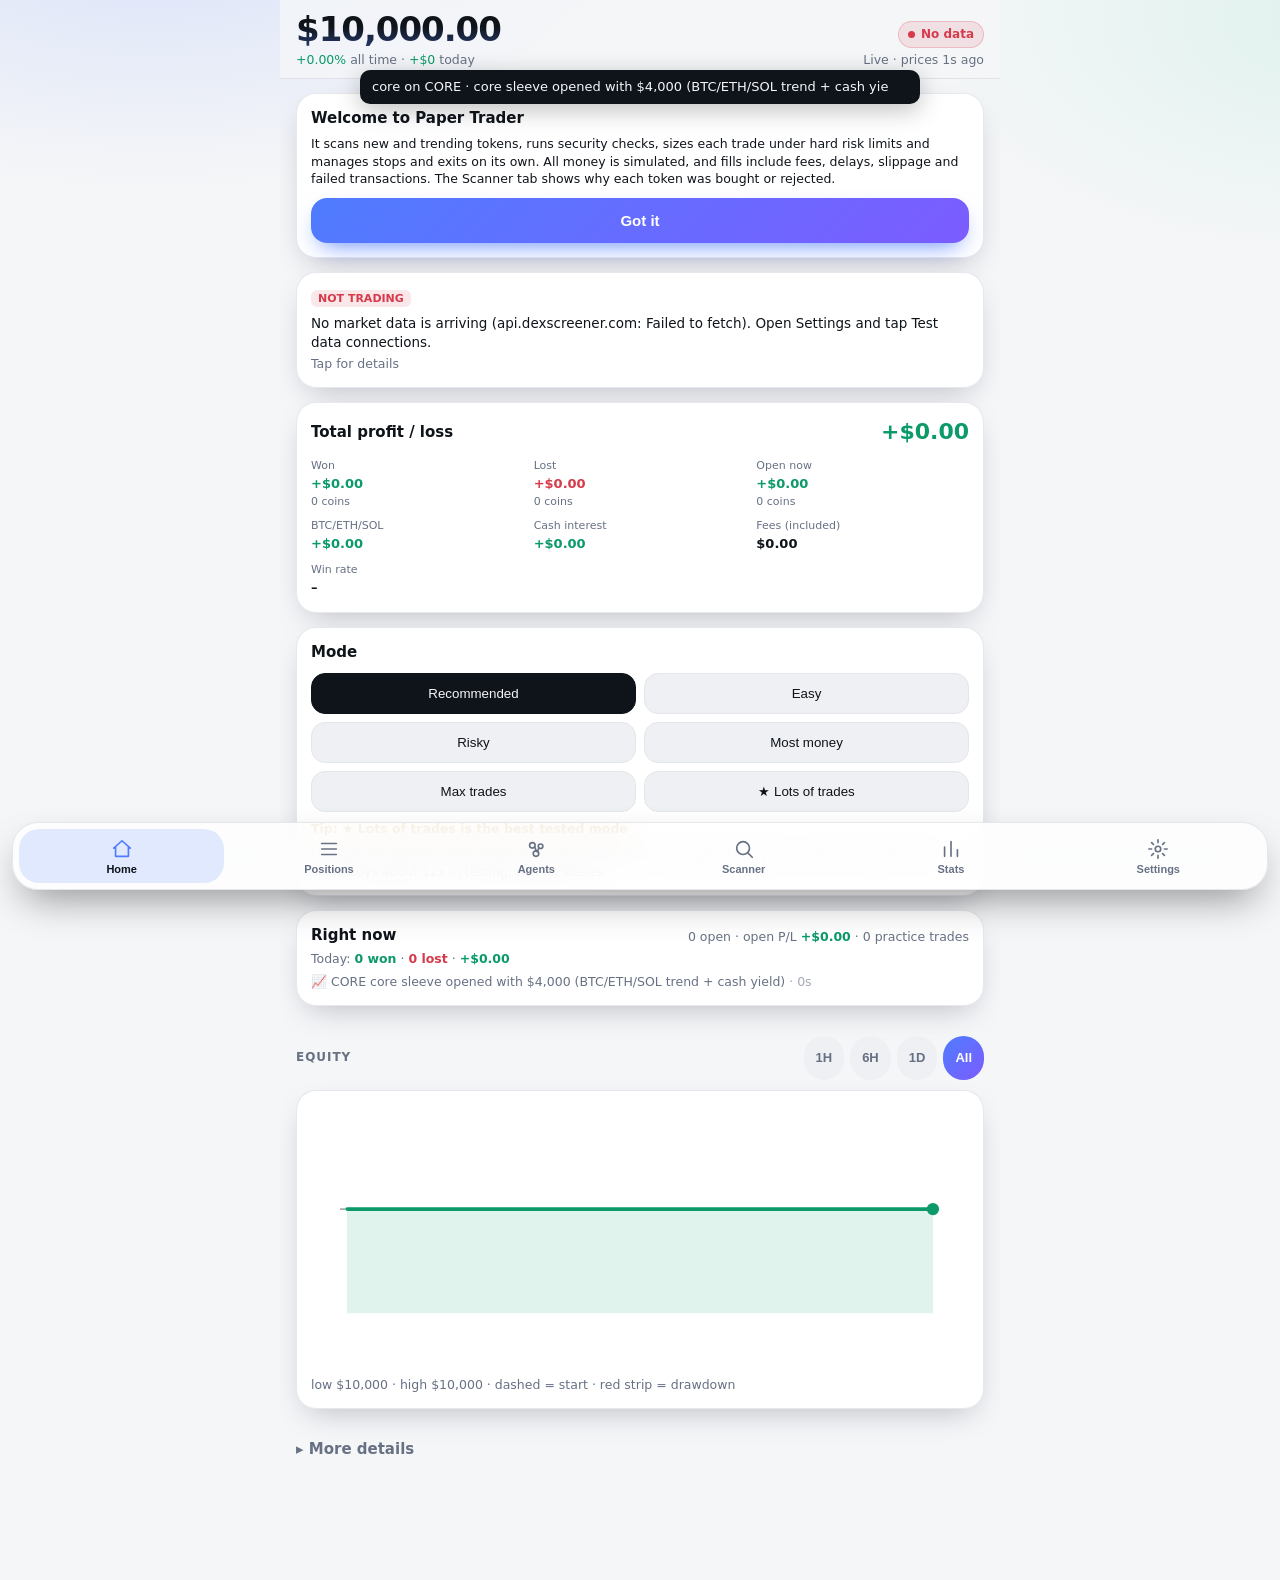
<file: trader/app.html>
<!doctype html>
<html lang="en">
<head>
<meta charset="utf-8">
<title>Paper Trader</title>
<meta name="viewport" content="width=device-width, initial-scale=1, viewport-fit=cover">
<meta name="claude:viewport-fit-sides" content="cover">
<meta name="apple-mobile-web-app-capable" content="yes">
<meta name="mobile-web-app-capable" content="yes">
<meta name="apple-mobile-web-app-status-bar-style" content="black-translucent">
<meta name="apple-mobile-web-app-title" content="Paper Trader">
<meta name="theme-color" content="#0b0f17">
<link rel="manifest" href="manifest.webmanifest">
<link rel="apple-touch-icon" href="icon-180.png">
<style>
/* Calm, flat, content-first. Hairlines instead of boxes, one accent, green/red only for money and state. Light and dark. */
:root{--bg:#f5f6f8;--card:#ffffff;--soft:#eef0f3;--line:#e3e6eb;--tx:#0f141b;--mut:#677184;--g:#0b9a68;--r:#d63a4b;--y:#a8710f;--b:#2563eb;--gs:rgba(11,154,104,.12);--rs:rgba(214,58,75,.12);--shadow:0 1px 2px rgba(15,20,27,.04)}
@media (prefers-color-scheme:dark){:root:not([data-theme="light"]){--bg:#0a0c10;--card:#12161c;--soft:#181d25;--line:#222a35;--tx:#eef1f5;--mut:#8b94a4;--g:#35d39a;--r:#fb7185;--y:#fbbf24;--b:#6aa9ff;--gs:rgba(53,211,154,.14);--rs:rgba(251,113,133,.14);--shadow:none;color-scheme:dark}}
:root[data-theme="dark"]{--bg:#0a0c10;--card:#12161c;--soft:#181d25;--line:#222a35;--tx:#eef1f5;--mut:#8b94a4;--g:#35d39a;--r:#fb7185;--y:#fbbf24;--b:#6aa9ff;--gs:rgba(53,211,154,.14);--rs:rgba(251,113,133,.14);--shadow:none;color-scheme:dark}
*{box-sizing:border-box;-webkit-tap-highlight-color:transparent}
html,body{margin:0}
body{background:var(--bg);color:var(--tx);font:15px/1.4 -apple-system,BlinkMacSystemFont,"Inter","Segoe UI",system-ui,sans-serif;font-variant-numeric:tabular-nums;padding-block:0 88px;padding-left:max(16px,env(safe-area-inset-left,0px));padding-right:max(16px,env(safe-area-inset-right,0px));max-width:720px;margin:0 auto}
body::before{content:"";position:fixed;inset:0 0 auto;height:env(safe-area-inset-top,0px);background:var(--bg);z-index:20}
.g{color:var(--g)}.r{color:var(--r)}.y{color:var(--y)}.mut{color:var(--mut)}
.hd{position:sticky;top:env(safe-area-inset-top,0px);z-index:10;background:var(--bg);padding:12px 0 10px;display:flex;justify-content:space-between;align-items:flex-end;gap:12px;border-bottom:1px solid var(--line);margin:0 calc(-1*max(16px,env(safe-area-inset-left,0px)));padding-left:max(16px,env(safe-area-inset-left,0px));padding-right:max(16px,env(safe-area-inset-right,0px))}
.eq{font-size:30px;font-weight:700;letter-spacing:-.02em;line-height:1.05}
.sub{font-size:12.5px;color:var(--mut);margin-top:3px}
.st{display:inline-flex;align-items:center;gap:6px;font-size:12px;font-weight:650;padding:5px 10px;border-radius:99px;background:var(--gs);color:var(--g);white-space:nowrap}
.st::before{content:"";width:7px;height:7px;border-radius:50%;background:currentColor}
.st.live::before{animation:pulse 1.6s infinite}.st.warn{background:rgba(168,113,15,.14);color:var(--y)}.st.bad{background:var(--rs);color:var(--r)}.st.dim{background:var(--soft);color:var(--mut)}
@keyframes pulse{50%{opacity:.25}}
h2{font-size:12px;font-weight:700;color:var(--mut);margin:26px 0 10px;text-transform:uppercase;letter-spacing:.08em;display:flex;justify-content:space-between;align-items:center;gap:8px}
h2 small{font-weight:500;text-transform:none;letter-spacing:0;font-size:12px}
.sec{margin:0}
.panel{background:var(--card);border-radius:14px;padding:14px;box-shadow:var(--shadow);border:1px solid var(--line)}
.stats{display:grid;grid-template-columns:repeat(4,minmax(0,1fr));gap:8px;margin-top:16px}
.stat{min-width:0}.stat span{display:block;font-size:11.5px;color:var(--mut)}.stat b{display:block;font-size:16px;font-weight:650;overflow:hidden;text-overflow:ellipsis;white-space:nowrap}
.chips{display:flex;gap:6px;flex-wrap:wrap}
.chip{border:0;background:var(--soft);color:var(--mut);padding:7px 12px;border-radius:99px;font-size:13px;font-weight:600;min-height:32px}
.chip.on{background:var(--tx);color:var(--bg)}
.chartwrap{position:relative;touch-action:pan-y}
.chartwrap svg{display:block;width:100%;height:auto}
.scrub{position:absolute;left:0;top:-2px;font-size:12px;color:var(--mut);pointer-events:none}
.hm{display:grid;grid-template-columns:repeat(auto-fill,minmax(24px,1fr));gap:4px}
.hm button{aspect-ratio:1;border:1px solid transparent;border-radius:5px;padding:0;background:var(--soft);min-width:0}
.hm.dense{grid-template-columns:repeat(auto-fill,minmax(17px,1fr));gap:3px}.hm.dense button{border-radius:3px}.hm button.e{background:none;border:1px dashed var(--line)}
.stack{display:flex;height:10px;border-radius:99px;overflow:hidden;background:var(--soft);gap:2px}.stack i{display:block;height:100%}
.leg{display:flex;flex-wrap:wrap;gap:4px 12px;font-size:12px;color:var(--mut);margin-top:7px}.leg b{color:var(--tx);font-weight:600}.leg i{display:inline-block;width:8px;height:8px;border-radius:2px;margin-right:5px}
.m{margin:11px 0}.ml{display:flex;justify-content:space-between;font-size:13px;color:var(--mut);margin-bottom:5px}.ml b{color:var(--tx);font-weight:600}
.mb{height:6px;background:var(--soft);border-radius:99px;overflow:hidden}.mb i{display:block;height:100%;background:var(--g);border-radius:99px}.mb i.y{background:var(--y)}.mb i.r{background:var(--r)}
.row{display:flex;justify-content:space-between;align-items:center;gap:10px}
.tools{display:flex;gap:8px;margin:14px 0 8px}
input[type=search],input[type=number],select{background:var(--card);color:var(--tx);border:1px solid var(--line);border-radius:10px;padding:10px 12px;font-size:16px;min-width:0;width:100%}
.list{background:var(--card);border:1px solid var(--line);border-radius:14px;overflow:hidden}
.prow{padding:12px 14px;border-top:1px solid var(--line);cursor:pointer}.prow:first-child{border-top:0}
.prow.fu{animation:fu .8s}.prow.fd{animation:fd .8s}
@keyframes fu{from{background:var(--gs)}to{background:transparent}}@keyframes fd{from{background:var(--rs)}to{background:transparent}}
.pn{display:flex;align-items:center;gap:6px;min-width:0}.pn b{font-size:15px}
.tag{font-style:normal;font-size:11px;font-weight:650;padding:2px 7px;border-radius:6px;background:var(--soft);color:var(--mut)}.tag.b{background:rgba(37,99,235,.12);color:var(--b)}.tag.bad{background:var(--rs);color:var(--r)}.tag.ok{background:var(--gs);color:var(--g)}.tag.warn{background:rgba(168,113,15,.14);color:var(--y)}
.pp{font-size:15px;font-weight:650;text-align:right}
.p2{display:flex;justify-content:space-between;font-size:12.5px;color:var(--mut);margin-top:3px}
.bar{position:relative;height:6px;border-radius:99px;background:var(--soft);margin:11px 2px 6px}
.bar i{position:absolute;top:-2px;width:2px;height:10px;background:var(--mut);opacity:.6}.bar s{position:absolute;top:-4px;width:14px;height:14px;margin-left:-7px;border-radius:50%;background:var(--b);border:2px solid var(--card)}
.bar u{position:absolute;top:0;height:100%;border-radius:99px;background:var(--gs);text-decoration:none}
.kv{display:grid;grid-template-columns:repeat(3,minmax(0,1fr));gap:8px 10px;margin-top:10px}.kv span{display:block;font-size:11px;color:var(--mut)}.kv b{font-size:13px;font-weight:600}
.why{font-size:12px;color:var(--mut);margin-top:9px;overflow-wrap:anywhere}
.fe{padding:12px 14px;border-top:1px solid var(--line);cursor:pointer}.fe:first-child{border-top:0}
.fe .d{font-size:12.5px;color:var(--mut);margin-top:4px;overflow-wrap:anywhere}
.chk{display:grid;grid-template-columns:repeat(2,minmax(0,1fr));gap:3px 12px;margin-top:9px;font-size:12px}.chk span{overflow-wrap:anywhere}
.funnel{display:grid;grid-template-columns:repeat(4,minmax(0,1fr));text-align:center}.funnel div+div{border-left:1px solid var(--line)}.funnel b{display:block;font-size:20px}.funnel span{font-size:11.5px;color:var(--mut)}
.log{font:12px/1.45 ui-monospace,SFMono-Regular,Menlo,monospace;padding:8px 14px;border-top:1px solid var(--line);overflow-wrap:anywhere}.log:first-child{border-top:0}
.hbar{display:flex;align-items:center;gap:10px;margin:7px 0;font-size:13px}.hbar span:first-child{width:104px;color:var(--mut);flex:none}.hbar i{display:block;height:8px;border-radius:4px;background:var(--b);min-width:3px}.hbar span:last-child{margin-left:auto;font-weight:600}
.grid2{display:grid;grid-template-columns:repeat(2,minmax(0,1fr));gap:10px}
.tile{background:var(--card);border:1px solid var(--line);border-radius:14px;padding:12px 14px;min-width:0}.tile>span{display:block;font-size:12px;color:var(--mut)}.tile b{display:block;font-size:19px;font-weight:650;overflow-wrap:anywhere}
.btn{display:block;width:100%;background:var(--soft);color:var(--tx);border:0;border-radius:12px;padding:14px;font-size:15px;font-weight:650;margin:8px 0;min-height:48px}
.btn.red{background:var(--rs);color:var(--r)}.btn.pri{background:var(--tx);color:var(--bg)}
input[type=range]{width:100%;accent-color:var(--b);margin:2px 0}
.sl{margin:16px 0}
.empty{padding:26px 14px;text-align:center;color:var(--mut);font-size:14px}
nav{position:fixed;left:0;right:0;bottom:0;z-index:15;display:flex;background:var(--card);border-top:1px solid var(--line);padding-bottom:env(safe-area-inset-bottom,0px);padding-left:env(safe-area-inset-left,0px);padding-right:env(safe-area-inset-right,0px)}
nav button{flex:1;background:none;border:0;color:var(--mut);padding:12px 0 11px;font-size:12px;font-weight:650;min-height:52px;display:flex;flex-direction:column;align-items:center;gap:3px}
nav button svg{width:22px;height:22px;stroke:currentColor;fill:none;stroke-width:1.8;stroke-linecap:round;stroke-linejoin:round}
nav button.on{color:var(--tx)}nav button.on svg{stroke:var(--b)}
.toasts{position:fixed;left:16px;right:16px;top:calc(env(safe-area-inset-top,0px) + 70px);z-index:30;display:flex;flex-direction:column;gap:6px;pointer-events:none;max-width:560px;margin:0 auto}
.toast{background:var(--tx);color:var(--bg);border-radius:10px;padding:8px 12px;font-size:13px;white-space:nowrap;overflow:hidden;text-overflow:ellipsis;box-shadow:0 6px 24px rgba(0,0,0,.25);animation:tin .2s}
.toast.bad{background:var(--r);color:#fff}.toast.warn{background:var(--y);color:#fff}
@keyframes tin{from{transform:translateY(-8px);opacity:0}}
.tab{display:none}.tab.on{display:block}
button:focus-visible,input:focus-visible,select:focus-visible{outline:2px solid var(--b);outline-offset:2px}
@media (prefers-reduced-motion:reduce){*{animation:none!important}}

.tg{display:flex;justify-content:space-between;align-items:center;gap:14px;padding:10px 0;border-top:1px solid var(--line)}.tg:first-child{border-top:0}
.tg span{display:block;min-width:0}.tg small{display:block;font-size:12px;color:var(--mut);font-weight:400;margin-top:2px}
.tg input{appearance:none;-webkit-appearance:none;flex:none;width:46px;height:28px;border-radius:99px;background:var(--soft);border:1px solid var(--line);position:relative;transition:background .2s}
.tg input::after{content:"";position:absolute;top:2px;left:2px;width:22px;height:22px;border-radius:50%;background:var(--mut);transition:transform .2s,background .2s}
.tg input:checked{background:var(--gs)}.tg input:checked::after{transform:translateX(18px);background:var(--g)}
@media (max-width:370px){.hide-sm{display:none}.eq{font-size:27px}.st{font-size:11px;padding:4px 8px}}
.chartwrap{max-width:600px;margin:0 auto}

/* ===== premium pass ===== */
:root{--accent:#4f7cff;--accent2:#7c5cff;--ok2:#35d39a;--hair:rgba(120,130,160,.18);--shadow2:0 1px 0 rgba(255,255,255,.04) inset,0 12px 32px -12px rgba(10,16,40,.28)}
@media (prefers-color-scheme:dark){:root:not([data-theme="light"]){--shadow2:0 1px 0 rgba(255,255,255,.05) inset,0 16px 40px -14px rgba(0,0,0,.65)}}
body{background:radial-gradient(900px 420px at 12% -8%,rgba(79,124,255,.16),transparent 62%),radial-gradient(760px 420px at 105% 2%,rgba(53,211,154,.11),transparent 58%),var(--bg);background-attachment:fixed}
.panel,.tile,.list{border-radius:20px;border:1px solid var(--hair);box-shadow:var(--shadow2)}
.hd{backdrop-filter:blur(16px) saturate(1.4);-webkit-backdrop-filter:blur(16px) saturate(1.4);background:color-mix(in srgb,var(--bg) 78%,transparent);border-bottom:1px solid var(--hair)}
body::before{background:color-mix(in srgb,var(--bg) 78%,transparent)}
.eq{font-size:34px;letter-spacing:-.03em;background:linear-gradient(180deg,var(--tx) 40%,color-mix(in srgb,var(--tx) 62%,var(--accent)));-webkit-background-clip:text;background-clip:text;color:transparent}
.st{box-shadow:0 0 0 1px color-mix(in srgb,currentColor 22%,transparent) inset}
nav{left:12px;right:12px;bottom:calc(env(safe-area-inset-bottom,0px) + 10px);border-radius:26px;border:1px solid var(--hair);background:color-mix(in srgb,var(--card) 80%,transparent);backdrop-filter:blur(18px) saturate(1.5);-webkit-backdrop-filter:blur(18px) saturate(1.5);box-shadow:0 18px 40px -12px rgba(0,0,0,.45);padding:6px;gap:2px}
nav button{border-radius:20px;padding:9px 0 8px;min-height:50px;font-size:11px;transition:background .2s,color .2s}
nav button.on{background:color-mix(in srgb,var(--accent) 16%,transparent);color:var(--tx)}nav button.on svg{stroke:var(--accent)}
body{padding-block:0 108px}
.chip.on{background:linear-gradient(135deg,var(--accent),var(--accent2));color:#fff}
.btn.pri{background:linear-gradient(135deg,var(--accent),var(--accent2));color:#fff;box-shadow:0 10px 24px -10px var(--accent)}
.btn{border-radius:16px}
h2{margin-top:30px}
.hm button:not(.e){box-shadow:0 0 10px -2px currentColor inset}
.tab.on>*{animation:fadeUp .42s cubic-bezier(.2,.7,.2,1) both}
.tab.on>*:nth-child(2){animation-delay:.04s}.tab.on>*:nth-child(3){animation-delay:.08s}.tab.on>*:nth-child(4){animation-delay:.12s}.tab.on>*:nth-child(5){animation-delay:.16s}
@keyframes fadeUp{from{opacity:0;transform:translateY(10px)}to{opacity:1;transform:none}}
.av{flex:none;width:40px;height:40px;border-radius:13px;display:grid;place-items:center;font-weight:800;color:#fff;font-size:16px;box-shadow:0 8px 18px -8px rgba(0,0,0,.5)}
.ring{flex:none;position:relative;width:46px;height:46px}.ring svg{width:100%;height:100%;transform:rotate(-90deg)}.ring b{position:absolute;inset:0;display:grid;place-items:center;font-size:11px}
.bigring{display:flex;align-items:center;gap:16px;margin-top:12px}.bigring .ring{width:96px;height:96px}.bigring .ring b{font-size:20px}
.wl-side{flex:1;min-width:0}.wl-side .row{margin:8px 0}
.agcard{position:relative;overflow:hidden}.agcard::before{content:"";position:absolute;inset:0 auto 0 0;width:4px;background:var(--cc,var(--accent));opacity:.9}
.meter{height:6px;background:var(--soft);border-radius:99px;overflow:hidden;margin-top:6px}.meter i{display:block;height:100%;background:linear-gradient(90deg,var(--accent),var(--ok2));border-radius:99px}

.modes{display:grid;grid-template-columns:repeat(2,minmax(0,1fr));gap:8px;margin-top:10px}.mbtn{border:1px solid var(--line);background:var(--soft);color:var(--tx);border-radius:14px;padding:12px 8px;font:600 14px/1.2 inherit;cursor:pointer}.mbtn.on{background:var(--tx);color:var(--bg);border-color:var(--tx)}
details.more{margin-top:18px}details.more>summary{cursor:pointer;font-weight:600;padding:12px 0;color:var(--mut);list-style:none}details.more>summary::before{content:"▸ "}details.more[open]>summary::before{content:"▾ "}

/* ---- Master board host (5 desks) ---- */
body.hostbody{padding-block:0 84px}
.hframe{position:fixed;left:0;top:0;width:100%;height:calc(100% - 64px - env(safe-area-inset-bottom,0px));border:0;background:var(--bg);z-index:5}
.deskbar{position:fixed;left:0;right:0;bottom:0;z-index:30;display:flex;gap:4px;padding:8px 8px calc(8px + env(safe-area-inset-bottom,0px));background:var(--card);border-top:1px solid var(--line);overflow-x:auto}
.deskbar button{flex:1 1 0;min-width:0;border:0;border-radius:14px;background:none;color:var(--mut);font:650 11.5px/1.1 inherit;padding:10px 3px;display:flex;align-items:center;justify-content:center;gap:6px;cursor:pointer;white-space:nowrap}
.deskbar button.on{background:var(--tx);color:var(--bg)}
.deskbar .dot{width:7px;height:7px;border-radius:50%;background:var(--mut);opacity:.5}.deskbar .dot.g{background:var(--g);opacity:1}.deskbar .dot.r{background:var(--r);opacity:1}

/* ---- money animations ---- */
.num{transition:color .3s;border-radius:6px}
.fl-up{animation:flup 1.2s ease-out}.fl-dn{animation:fldn 1.2s ease-out}
@keyframes flup{0%{text-shadow:0 0 12px color-mix(in srgb,var(--g) 70%,transparent)}100%{text-shadow:none}}
@keyframes fldn{0%{text-shadow:0 0 12px color-mix(in srgb,var(--r) 70%,transparent)}100%{text-shadow:none}}
.rise{animation:rise .55s cubic-bezier(.2,.8,.2,1) both}
@keyframes rise{from{opacity:0;transform:translateY(14px) scale(.98)}to{opacity:1;transform:none}}
.pulse{animation:pulse 1.1s ease-out}
@keyframes pulse{0%{box-shadow:0 0 0 0 color-mix(in srgb,var(--accent,#4f7cff) 55%,transparent)}100%{box-shadow:0 0 0 14px transparent}}
#h_chart{position:relative}
.livedot{position:absolute;width:10px;height:10px;margin:-5px 0 0 -5px;border-radius:50%;background:var(--g);pointer-events:none}
.livedot.r{background:var(--r)}
.livedot::after{content:"";position:absolute;inset:-6px;border-radius:50%;border:2px solid currentColor;color:inherit;opacity:.6;animation:ring 1.6s ease-out infinite}
.livedot.g::after{border-color:var(--g)}.livedot.r::after{border-color:var(--r)}
@keyframes ring{from{transform:scale(.4);opacity:.8}to{transform:scale(1.6);opacity:0}}
.eq{transition:color .3s;border-radius:10px}
@media (prefers-reduced-motion:reduce){.fl-up,.fl-dn,.rise,.pulse,.livedot::after{animation:none!important}}
.deskbar.many button{flex:0 0 auto;min-width:84px}
.dkctl{display:flex;flex-wrap:wrap;gap:6px;margin-top:10px;align-items:center}
.dkctl select{flex:1 1 130px;min-width:0;border:1px solid var(--line);background:var(--soft);color:var(--tx);border-radius:12px;padding:7px 8px;font:600 13px inherit}
.mrow{display:grid;grid-template-columns:1fr auto auto;gap:4px 8px;align-items:center;margin-top:8px}.mrow label{grid-column:1/-1;font-size:13px;color:var(--mut)}
.mrow input{grid-column:1}.mrow b{min-width:52px;text-align:right}.mrow input.off{opacity:.45}

/* ---- iPhone: fit more on one screen ---- */
@media (max-width:520px){
  .panel{padding:12px 13px;border-radius:16px}
  h2{margin:16px 2px 7px}
  .hd .eq{font-size:30px}
  .kv{gap:6px 8px;margin-top:8px}.kv b{font-size:13px}.kv span{font-size:10.5px}
  .modes{grid-template-columns:repeat(3,minmax(0,1fr));gap:6px;margin-top:8px}.mbtn{padding:9px 4px;font-size:12px;border-radius:11px}
  .chartwrap svg{max-height:170px}
  #h_chart,#h_chart svg{height:96px!important}
  .hdesk{margin:8px 0!important;padding:10px 12px}.hdesk .sub{font-size:12px;line-height:1.35}
  .hdesk [id^="dkl"]{white-space:nowrap;overflow:hidden;text-overflow:ellipsis}
  .dkctl{gap:5px;margin-top:8px;flex-wrap:nowrap}.dkctl select{flex:1 1 auto;padding:6px;font-size:12px}.dkctl .chip{padding:6px 9px;font-size:12px}
  .chips .chip{padding:6px 10px;font-size:12.5px}
  .deskbar{padding:6px 6px calc(6px + env(safe-area-inset-bottom,0px))}.deskbar button{padding:9px 2px;font-size:11px}
}
@media (max-width:520px){
  .eq{font-size:30px!important;letter-spacing:-.02em}
  .hd .sub{font-size:12px}
  .mdesc{font-size:12px;display:-webkit-box;-webkit-line-clamp:3;-webkit-box-orient:vertical;overflow:hidden}
  .dkctl .chip{white-space:nowrap}
  .deskbar .dot{flex:0 0 7px}
  .kv>div:only-child{grid-column:1/-1}
}
.orow{display:flex;justify-content:space-between;gap:10px;padding:8px 0;border-top:1px solid var(--line);cursor:pointer}.orow:first-child{border-top:0;padding-top:0}
.orow .oval{text-align:right;white-space:nowrap}.orow .oval .sub,.orow .oval span{display:block;font-size:11.5px}
@media (max-width:520px){.orow{padding:6px 0}.orow .sub{font-size:11.5px}}

/* ---- animations everywhere (all respect "reduce motion") ---- */
.tab.on,.hpane:not([hidden]){animation:rise .35s cubic-bezier(.2,.8,.2,1)}
button,.chip,.mbtn,.btn{transition:transform .12s ease,background .2s,color .2s}
button:active,.chip:active,.mbtn:active,.btn:active{transform:scale(.95)}
@keyframes popin{0%{transform:scale(.92)}60%{transform:scale(1.04)}100%{transform:none}}
.orow.new{animation:slidein .6s cubic-bezier(.2,.8,.2,1)}
@keyframes slidein{from{opacity:0;transform:translateX(-14px);background:color-mix(in srgb,var(--accent,#4f7cff) 14%,transparent)}to{opacity:1;transform:none;background:transparent}}
.drawin{stroke-dasharray:3000;stroke-dashoffset:3000;animation:drawline 1.4s ease forwards}
@keyframes drawline{to{stroke-dashoffset:0}}
#hc_area{transition:d .9s ease}#hc_line{transition:d .9s ease}
.livedot{transition:left .9s ease,top .9s ease}
.hc_lab{position:absolute;right:6px;top:4px;font-size:11px;color:var(--mut);pointer-events:none;background:var(--card);padding:1px 7px;border-radius:9px;box-shadow:0 0 0 1px var(--line)}
@keyframes fadein{from{opacity:.0}to{opacity:1}}
.deskbar button{transition:background .25s,color .25s,transform .12s}
@media (prefers-reduced-motion:reduce){.tab.on,.hpane,.mbtn.on,.chip.on,.orow.new,.drawin,.panel{animation:none!important}.drawin{stroke-dasharray:none;stroke-dashoffset:0}#hc_area,#hc_line,.livedot{transition:none}}

/* ---- Master board look: hero card, desk sparklines, chain badges ---- */
.hero{margin:12px 0 0;padding:18px 18px 16px;border-radius:24px;color:#fff;background:radial-gradient(120% 140% at 0% 0%,#5b7cff 0%,#3c4fd6 35%,#1d2459 75%,#121636 100%);box-shadow:0 20px 40px -20px rgba(40,60,200,.55);position:relative;overflow:hidden}
.hero::after{content:"";position:absolute;right:-60px;top:-60px;width:200px;height:200px;border-radius:50%;background:radial-gradient(circle,rgba(255,255,255,.18),transparent 70%)}
.hero .eq{color:#fff;font-size:40px;font-weight:800;letter-spacing:-.03em;margin:6px 0 2px}
.hero-top{display:flex;justify-content:space-between;align-items:center}.hero-lab{font-size:12px;letter-spacing:.1em;text-transform:uppercase;opacity:.8;font-weight:700}
.hero .st{background:rgba(255,255,255,.16);color:#fff;border-color:rgba(255,255,255,.25)}
.hero-sub{font-size:13px;opacity:.9}.hero-sub .g,.hero-sub .r{color:#fff;font-weight:700}
.hero-pct{display:inline-block;margin-top:10px;padding:4px 10px;border-radius:999px;font-weight:800;font-size:13px;background:rgba(255,255,255,.15)}
.hero-pct.up{background:rgba(52,211,153,.28)}.hero-pct.dn{background:rgba(248,113,113,.3)}
.dkname{display:inline-flex;align-items:center;gap:8px}
.cb{font-size:10px;font-weight:800;line-height:1;letter-spacing:.04em;padding:4px 6px;border-radius:7px;color:#fff;background:#6b7280}
.cb-solana{background:linear-gradient(135deg,#9945ff,#14f195)}.cb-base{background:#0052ff}.cb-bsc{background:#f0b90b;color:#1a1a1a}.cb-ethereum{background:#627eea}.cb-big{background:linear-gradient(135deg,#ff7a59,#ffb86c)}
.spark{height:30px;margin:8px 0 2px}.spark svg{width:100%;height:30px;display:block}
.hdesk{transition:transform .2s ease,box-shadow .2s ease}.hdesk:hover{transform:translateY(-2px)}
@media (max-width:520px){.hero{padding:15px 15px 13px;border-radius:20px}.hero .eq{font-size:34px!important}}
@media (prefers-color-scheme:dark){.hero{box-shadow:0 20px 40px -20px rgba(0,0,0,.7)}}

/* ---- live scanner feed + simple view ---- */
.frow{display:flex;gap:10px;align-items:flex-start;padding:7px 0;border-top:1px solid var(--line)}.frow:first-child{border-top:0;padding-top:0}
.frow .fi{width:22px;text-align:center;flex:0 0 22px}.frow .ft{min-width:0;flex:1}.frow .fd{white-space:nowrap;overflow:hidden;text-overflow:ellipsis;font-size:11.5px;opacity:.8}
.frow.new{animation:slidein .6s cubic-bezier(.2,.8,.2,1)}
.viewsw{position:absolute;right:14px;bottom:14px;display:flex;background:rgba(255,255,255,.14);border-radius:999px;padding:3px;z-index:1}
.viewsw button{border:0;background:none;color:#fff;font:700 12px inherit;padding:6px 11px;border-radius:999px;opacity:.75;cursor:pointer}.viewsw button.on{background:rgba(255,255,255,.95);color:#1d2459;opacity:1}
body.simple .fullonly,body.simple .dkctl,body.simple [id^="dkl"],body.simple [id^="dkw"]{display:none!important}
body.simple .hdesk{padding-bottom:10px}
.orow.one{align-items:center;padding:7px 0}.orow.one .ol{min-width:0;overflow:hidden;white-space:nowrap;text-overflow:ellipsis}.orow.one .oval{display:flex;gap:6px;align-items:baseline}.orow.one .oval span{display:inline}
.chip.more{margin-top:8px;width:100%;justify-content:center;text-align:center}
.cb-arbitrum{background:linear-gradient(135deg,#28a0f0,#12aaff)}
.kv b em{font-style:normal}
.hero-auto{display:inline-block;margin:10px 0 0 6px;padding:4px 10px;border-radius:999px;font-size:12px;background:rgba(255,255,255,.12);color:#fff}
.hero-auto b{font-weight:800}
@media (max-width:520px){.hero-auto{margin-left:0;display:block;width:max-content;max-width:62%}}

/* ---- pro look: theme switch, ticker tape, win ring, glowing background ---- */
.themesw{display:flex;gap:2px;background:rgba(255,255,255,.14);border-radius:999px;padding:3px}
.themesw button{border:0;background:none;color:#fff;font:700 12px inherit;width:30px;height:26px;border-radius:999px;cursor:pointer;opacity:.7}.themesw button.on{background:rgba(255,255,255,.92);color:#1d2459;opacity:1}
.ticker{margin:12px -2px 0;overflow:hidden;border-radius:14px;background:var(--card);border:1px solid var(--line);mask-image:linear-gradient(90deg,transparent,#000 8%,#000 92%,transparent);-webkit-mask-image:linear-gradient(90deg,transparent,#000 8%,#000 92%,transparent)}
.tk-track{display:flex;gap:22px;width:max-content;padding:9px 14px;animation:tkmove 30s linear infinite;white-space:nowrap}
.tk{font-size:13px;color:var(--mut)}.tk b{color:var(--tx)}.tk.g{color:var(--g)}.tk.r{color:var(--r)}.tk.b{color:var(--tx)}
@keyframes tkmove{from{transform:translateX(0)}to{transform:translateX(-50%)}}
.totl{display:flex;align-items:center;gap:10px}.ring{width:40px;height:40px;transform:rotate(-90deg);flex:0 0 40px}
.rg-bg{fill:none;stroke:var(--soft);stroke-width:4}.rg-fg{fill:none;stroke:var(--g);stroke-width:4;stroke-linecap:round;stroke-dasharray:0 100;transition:stroke-dasharray .9s ease}
.bgfx{position:fixed;inset:0;z-index:-1;pointer-events:none;overflow:hidden}
.bgfx i{position:absolute;width:60vmax;height:60vmax;border-radius:50%;filter:blur(60px);opacity:.18;animation:blob 26s ease-in-out infinite alternate}
.bgfx i:nth-child(1){background:#4f7cff;left:-20vmax;top:-25vmax}.bgfx i:nth-child(2){background:#35d39a;right:-25vmax;top:20vmax;animation-delay:-8s}.bgfx i:nth-child(3){background:#7c5cff;left:10vmax;bottom:-35vmax;animation-delay:-16s}
@keyframes blob{to{transform:translate(6vmax,-4vmax) scale(1.12)}}
:root[data-theme="dark"] .bgfx i{opacity:.22}
.hero{background-size:140% 140%;animation:herobg 14s ease-in-out infinite alternate}
@keyframes herobg{from{background-position:0% 0%}to{background-position:100% 100%}}
@media (prefers-reduced-motion:reduce){.tk-track,.bgfx i,.hero{animation:none!important}}

/* ---- beginner help + best-mode badges ---- */
.bestchk{display:inline-flex;align-items:center;gap:8px;margin:8px 0 0 6px;padding:4px 10px;border-radius:999px;font-size:12px;font-weight:700;color:#fff;background:rgba(52,211,153,.28)}
.bestchk.warn{background:rgba(251,191,36,.3)}.bestchk button{border:0;border-radius:999px;padding:3px 10px;font:800 12px inherit;background:#fff;color:#1d2459;cursor:pointer}
@media (max-width:520px){.bestchk{margin-left:0;display:flex;width:max-content;max-width:62%}}
.guide{margin-top:12px;background:var(--card);border:1px solid var(--line);border-radius:16px;padding:0 14px}
.guide summary{cursor:pointer;font-weight:700;padding:12px 0;list-style:none}.guide summary::-webkit-details-marker{display:none}
.gbody{padding-bottom:12px;font-size:13.5px;line-height:1.5;color:var(--tx)}.gbody p{margin:0 0 9px}.gbody i{font-style:normal;color:var(--mut)}
.bestline{margin-top:8px;font-size:12.5px;font-weight:700}.bestline.ok{color:var(--g)}.bestline.warn{color:var(--y)}

/* ---- Full Auto ---- */
.fabox{padding:10px 12px;border-radius:14px;background:color-mix(in srgb,var(--g) 10%,transparent);border:1px solid color-mix(in srgb,var(--g) 30%,transparent);margin-bottom:12px}
body.fullauto .fa-lock{opacity:.45;pointer-events:none;filter:grayscale(.4)}
.hero-auto.fa{background:rgba(52,211,153,.3);font-weight:700}.hero-auto.fa.off{background:rgba(255,255,255,.12);font-weight:400}
.fabanner{margin:10px 0;border-color:color-mix(in srgb,var(--g) 40%,transparent)}
.tipbar{margin-top:12px;padding:10px 12px;border-radius:14px;background:color-mix(in srgb,var(--y) 14%,var(--card));border:1px solid color-mix(in srgb,var(--y) 40%,transparent);font-size:13px;line-height:1.45}
.tipbar button{margin-left:6px;border:0;border-radius:999px;padding:4px 10px;font:700 12px inherit;background:var(--tx);color:var(--bg);cursor:pointer}
#setup10{width:100%}
/* ---------- Bot room ---------- */
.livepill{display:inline-flex;align-items:center;gap:5px;margin-left:8px;padding:3px 8px 3px 7px;border-radius:99px;background:var(--rs);color:var(--r);font-size:10px;font-weight:800;line-height:1.2;letter-spacing:.08em;vertical-align:middle}
.livepill i{width:6px;height:6px;border-radius:50%;background:var(--r);animation:brLive 1.4s ease-in-out infinite}
@keyframes brLive{50%{opacity:.25;transform:scale(.7)}}
#hbots{padding:16px 16px 110px;max-width:760px;margin:0 auto}
.br-head{padding:18px 18px 16px;border-radius:22px;color:#fff;background:radial-gradient(120% 140% at 0% 0%,#5b6cff 0%,#7c3aed 45%,#0f172a 100%);box-shadow:var(--shadow2)}
.br-head .hero-lab{opacity:.75}.br-head .sub{color:rgba(255,255,255,.78)}.br-head .livepill{background:rgba(255,255,255,.16);color:#fff}.br-head .livepill i{background:#ff6b81}
.br-title{font-size:26px;font-weight:800;letter-spacing:-.02em;margin-top:4px}
.br-stage{margin-top:12px;padding:6px;overflow:hidden;background:radial-gradient(80% 70% at 50% 50%,var(--soft),var(--card))}
#br_svg{display:block;width:100%;height:auto;max-height:520px}
.br-edges line,.br-edges ellipse{stroke:var(--hair);stroke-width:1.2;fill:none}.br-edges ellipse{stroke-dasharray:3 5;animation:brFlow 6s linear infinite}
@keyframes brFlow{to{stroke-dashoffset:-80}}
.br-disc{fill:var(--card);stroke:var(--line);stroke-width:1.5;transition:stroke .3s}
.br-node.ag .br-disc{fill:var(--soft)}
.br-node.got .br-disc{stroke:var(--accent);stroke-width:2.5}
.br-ring{fill:none;stroke:var(--accent);stroke-width:2;opacity:0;transform-box:fill-box;transform-origin:center}
.br-node.talk .br-ring{animation:brPing .7s ease-out}
@keyframes brPing{0%{opacity:.9;transform:scale(1)}100%{opacity:0;transform:scale(1.9)}}
.br-ico{font-size:17px}.br-node.ag .br-ico{font-size:13px}
.br-lab{font-size:9.5px;font-weight:650;fill:var(--mut)}
.br-zap{fill:none;stroke-width:2;stroke-linecap:round;opacity:0;animation:brZap 1.1s ease-out forwards}
@keyframes brZap{15%{opacity:.7}100%{opacity:0}}
.br-halo{opacity:.25}
.br-big{font-size:32px;font-weight:800;fill:var(--tx);letter-spacing:-.02em}
.br-cap{font-size:9.5px;fill:var(--mut);letter-spacing:.08em;text-transform:uppercase;font-weight:700}
.br-cap2{font-size:11px;fill:var(--g);font-weight:700}
.br-coreglow{animation:brBreath 3.2s ease-in-out infinite}
@keyframes brBreath{50%{opacity:.45}}
.br-bots{display:flex;gap:8px;overflow-x:auto;padding:2px 2px 6px;scroll-snap-type:x mandatory;-webkit-overflow-scrolling:touch}
.bcard{flex:0 0 138px;scroll-snap-align:start;text-align:left;display:flex;flex-direction:column;gap:1px;padding:11px 12px;border-radius:16px;border:1px solid var(--line);background:var(--card);color:var(--tx);font:inherit;cursor:pointer;transition:transform .15s,border-color .2s}
.bcard:active{transform:scale(.97)}.bcard.on{border-color:var(--accent);box-shadow:0 0 0 2px var(--accent) inset}
.bcard .bci{font-size:20px}.bcard b{font-size:13px}.bcard .bcn{font-size:19px;font-weight:800;letter-spacing:-.01em;margin-top:4px}
.bcard .bcl{font-size:10.5px;color:var(--mut);text-transform:uppercase;letter-spacing:.06em;font-weight:700}
.bcard .bcx{font-size:11.5px;color:var(--mut);margin-top:5px;line-height:1.3;display:-webkit-box;-webkit-line-clamp:2;-webkit-box-orient:vertical;overflow:hidden;min-height:30px}
.br-f{margin-top:4px}.br-d{margin-top:8px;flex-wrap:nowrap;overflow-x:auto;padding-bottom:2px}.br-d .chip{flex:0 0 auto}
.br-chat{margin-top:10px}
.bm{display:flex;gap:10px;padding:10px 12px;margin-bottom:8px;border-radius:14px;background:var(--card);border:1px solid var(--line);border-left:3px solid var(--accent2)}
.bm.fresh{animation:brIn .45s cubic-bezier(.2,.8,.2,1)}
@keyframes brIn{from{opacity:0;transform:translateY(-8px) scale(.98)}to{opacity:1;transform:none}}
.bm.k-buy,.bm.k-win{border-left-color:var(--g)}.bm.k-loss{border-left-color:var(--r)}.bm.k-warn{border-left-color:var(--y)}.bm.k-no{border-left-color:var(--line)}.bm.k-ok{border-left-color:var(--accent)}
.bm.k-buy{background:linear-gradient(90deg,var(--gs),var(--card) 60%)}.bm.k-loss{background:linear-gradient(90deg,var(--rs),var(--card) 60%)}
.bav{flex:0 0 34px;height:34px;border-radius:50%;display:grid;place-items:center;background:var(--soft);font-size:18px}
.bbody{min-width:0;flex:1}
.bhead{display:flex;align-items:center;gap:6px;flex-wrap:wrap;font-size:12.5px}.bhead .bto{color:var(--mut)}.bhead .cb{font-size:9.5px}
.bhead .btime{margin-left:auto;color:var(--mut);font-size:11px;font-variant-numeric:tabular-nums}
.btext{font-size:13.5px;line-height:1.35;margin-top:2px;overflow-wrap:anywhere}.btext .bsym{font-weight:750}
.bm.k-no .btext{color:var(--mut)}
.br-mini .row{gap:8px}.br-go{flex:0 0 auto}
.br-mini-list{margin-top:8px}
.bmini{display:flex;gap:8px;align-items:center;font-size:12.5px;padding:6px 0;border-top:1px solid var(--line);animation:brIn .4s ease-out}
.bmini .bmt{white-space:nowrap;overflow:hidden;text-overflow:ellipsis;min-width:0}
.bmini.k-buy .bmt b,.bmini.k-win .bmt b{color:var(--g)}.bmini.k-loss .bmt b{color:var(--r)}
.deskbar .botsbtn{font-weight:750}.deskbar .bdot{width:7px;height:7px;border-radius:50%;background:var(--r);animation:brLive 1.4s ease-in-out infinite}
@media (max-width:520px){#hbots{padding:12px 12px 100px}.br-title{font-size:23px}.bcard{flex-basis:126px}.bm{padding:9px 10px}.btext{font-size:13px}}
@media (prefers-reduced-motion:reduce){.br-edges ellipse,.br-zap,.br-node.talk .br-ring,.br-coreglow,.bm.fresh,.bmini,.livepill i,.deskbar .bdot{animation:none}}
/* ---------- Denser Master (more on screen at once) ---------- */
.hero-ctl{display:flex;gap:6px;align-items:center}
.hero .viewsw{position:static;padding:2px}.hero .viewsw button{padding:5px 9px;font-size:11.5px;font-weight:700}
.hero-pills{display:flex;flex-wrap:wrap;gap:6px;margin-top:10px}
.hero-pills>div:empty{display:none}
.hero-pills .hero-pct,.hero-pills .hero-auto{display:inline-block!important}.hero-pills .bestchk{display:inline-flex!important;align-items:center}
.hero-pills .hero-pct,.hero-pills .hero-auto,.hero-pills .bestchk{margin:0!important;width:auto!important;max-width:none!important;padding:4px 10px;font-size:12px;line-height:1.3}
.hero .eq{margin:4px 0 0}
.guide summary{padding:9px 0;font-size:14px}.ticker{margin-top:8px}
.dash .dash-tot{font-size:24px;font-weight:800;letter-spacing:-.02em}
.kv.kv2{border-top:1px solid var(--line);padding-top:9px;margin-top:9px}
.br-home{margin-top:10px}.br-hh{display:flex;align-items:center}
#m_botslot .br-stage{margin:8px -6px 0;padding:0;border:0;box-shadow:none;background:radial-gradient(70% 60% at 50% 50%,var(--soft),transparent)}
#m_botslot #br_svg{max-height:300px;margin:0 auto}
.m-chat{margin-top:4px}
.mrow{display:flex;align-items:center;gap:8px;padding:6px 0;border-top:1px solid var(--line);font-size:12.5px;animation:brIn .4s ease-out}
.mrow .mi{flex:0 0 20px;text-align:center}.mrow .mt{flex:1;min-width:0;white-space:nowrap;overflow:hidden;text-overflow:ellipsis}
.mrow .mt i{font-style:normal;color:var(--mut);margin:0 4px 0 3px;font-size:11.5px}.mrow .cb{flex:none;font-size:9px;padding:3px 5px}
.mrow.k-buy .mt>b:first-child,.mrow.k-win .mt>b:first-child{color:var(--g)}.mrow.k-loss .mt>b:first-child{color:var(--r)}.mrow.k-warn .mt>b:first-child{color:var(--y)}.mrow.k-no .mt{color:var(--mut)}
#h_feed .frow{align-items:center;padding:6px 0}
#h_feed .frow .ft{display:flex;align-items:baseline;gap:6px;white-space:nowrap;overflow:hidden}
#h_feed .frow .ft>.sub{margin:0;flex:none}#h_feed .frow .ft>.fd{flex:1;min-width:0;margin:0;overflow:hidden;text-overflow:ellipsis}
#h_desks{display:grid;grid-template-columns:repeat(auto-fill,minmax(300px,1fr));gap:8px}
body.simple #h_desks{grid-template-columns:repeat(auto-fill,minmax(160px,1fr))}
#h_desks .hdesk{margin:0!important;min-width:0}
body.simple .hdesk{padding:10px 11px 9px}
body.simple .hdesk .row{gap:6px}body.simple .hdesk .dkname{min-width:0;display:flex;align-items:center;gap:6px}body.simple .hdesk .dkname b{white-space:nowrap;overflow:hidden;text-overflow:ellipsis;font-size:13.5px}
body.simple .hdesk .spark,body.simple .hdesk .spark svg{height:26px}body.simple .hdesk .spark{margin:6px 0 0}
body.simple .hdesk .sub{font-size:11.5px;white-space:nowrap;overflow:hidden;text-overflow:ellipsis}
body.simple .hdesk [id^="dkp"]{font-size:14px;flex:none}
@media (max-width:520px){#hr_opens,#hr_runs{display:none}.dash .kv{gap:5px 8px}.dash .kv b{font-size:14px}.mrow .mt i{display:none}h2{margin:14px 2px 6px}.hero .eq{font-size:32px!important}.hero-top .hero-lab{font-size:11px}.dash .dash-tot{font-size:22px}}
@media (min-width:900px){
  body.hostbody{max-width:1240px}
  .mgrid{display:grid;grid-template-columns:minmax(0,1fr) minmax(0,1fr);gap:0 18px;align-items:start}
  .mcol>h2.h2top{margin-top:12px}
  #m_botslot #br_svg{max-height:340px}
  #hbots{max-width:1240px}
  .br-grid{display:grid;grid-template-columns:minmax(0,1.05fr) minmax(0,1fr);gap:0 18px;align-items:start}
  .br-right>h2:first-child{margin-top:12px}
  .br-left .br-bots{flex-wrap:wrap;overflow:visible}.br-left .bcard{flex:1 1 calc(25% - 8px);min-width:120px}
}
.rtest{margin-top:10px;border-color:color-mix(in srgb,var(--accent) 45%,var(--line));background:linear-gradient(135deg,color-mix(in srgb,var(--accent) 10%,var(--card)),var(--card))}
.rtest .rtv{margin-top:8px;font-size:13px;font-weight:600}.rtest .chip{margin-top:8px}
/* ---------- Run controller, honest speed, locks, report ---------- */
.runp{margin-top:10px;padding:12px}
.runtop{display:flex;align-items:center;justify-content:space-between;gap:10px;flex-wrap:wrap}
.seg{display:flex;background:var(--soft);border-radius:14px;padding:3px;gap:3px}
.seg button{border:0;background:none;color:var(--tx);font-weight:750;font-size:14px;min-height:44px;padding:0 12px;border-radius:11px;cursor:pointer}
.seg button.on{background:var(--tx);color:var(--bg)}
.seg button[data-s="paused"].on{background:var(--y);color:#1a1a1a}.seg button[data-s="nonew"].on{background:var(--accent);color:#fff}
.clockbig b{font-size:17px;font-weight:800;letter-spacing:-.01em}.clockbig span{font-size:12px;color:var(--mut)}
.spdline{margin-top:8px;font-size:13px}.spdline .lim{color:var(--y)}
.spdchips{margin-top:8px}.spdchips .chip,.runbtns .chip{min-height:44px;padding:0 14px}
.rununtil{display:flex;flex-wrap:wrap;gap:6px;align-items:center;margin-top:10px;font-size:13px}
.rununtil select,.rununtil input{min-height:40px;border-radius:10px;border:1px solid var(--line);background:var(--card);color:var(--tx);padding:0 8px;font:inherit;font-size:13px}.rununtil input{width:64px}
.hud{margin-top:10px}.hud summary{cursor:pointer;font-weight:700;font-size:13px;padding:6px 0;list-style:none}.hud summary::-webkit-details-marker{display:none}
.actlog{margin-top:8px;font-size:12px;color:var(--mut)}.actlog div{padding:2px 0}
.emerbar{margin-top:8px;padding:10px 12px;border-radius:12px;background:var(--rs);color:var(--r);font-size:13.5px}
.donebar{margin-top:8px;padding:10px 12px;border-radius:12px;background:var(--gs);font-size:13.5px}.donebar .chip{margin-left:6px}
.restorebar{background:color-mix(in srgb,var(--accent) 14%,var(--card));border-color:var(--accent)}.restorebar .rbtns{display:inline-flex;gap:6px;margin-left:6px}.restorebar .chip{min-height:40px}
.wl{margin-top:8px;font-size:17px;font-weight:800;letter-spacing:-.01em}.asof{margin-top:2px;font-size:11.5px}
.fin{padding:8px 0;border-top:1px solid var(--line)}.fin:first-child{border-top:0;padding-top:0}.fin .row{gap:8px}.fin .sub{font-size:11.5px;line-height:1.35}
.tblw{overflow-x:auto;margin-top:6px}.ftbl{border-collapse:collapse;width:100%;font-size:12.5px;white-space:nowrap}.ftbl th,.ftbl td{padding:6px 8px;border-top:1px solid var(--line);text-align:right}.ftbl th:first-child,.ftbl td:first-child{text-align:left}.ftbl th{font-size:11px;color:var(--mut);font-weight:700}.ftbl tfoot td{font-weight:800}
.lockbar{margin:12px 0 8px;padding:10px 12px;border-radius:12px;background:color-mix(in srgb,var(--y) 16%,var(--card));border:1px solid color-mix(in srgb,var(--y) 40%,var(--line));font-size:13px}
body:not(.fullauto) .lockbar{display:none}
body.fullauto .fa-lock{opacity:.45;filter:grayscale(.6);pointer-events:auto;cursor:not-allowed}
body.fullauto .fa-lock *{pointer-events:none}
body:not(.fullauto) .fa-lock{opacity:1;filter:none}
body:not(.fullauto) #fa_lockgrp .sub b{}
.lockbar.shake{animation:shake .35s}@keyframes shake{25%{transform:translateX(-5px)}75%{transform:translateX(5px)}}
.unlocked{margin-top:14px;padding-top:12px;border-top:1px solid var(--line)}
.sumbar{position:fixed;left:0;right:0;bottom:calc(58px + env(safe-area-inset-bottom,0px));z-index:29;display:flex;gap:4px;justify-content:space-around;padding:6px 10px;background:color-mix(in srgb,var(--card) 92%,transparent);backdrop-filter:blur(10px);-webkit-backdrop-filter:blur(10px);border-top:1px solid var(--line);font-size:12px}
.sumbar div{display:flex;flex-direction:column;align-items:center;min-width:0}.sumbar span{color:var(--mut);font-size:10.5px;white-space:nowrap}.sumbar b{font-size:13.5px;font-variant-numeric:tabular-nums}
body.hassum{padding-bottom:150px}
.overlay{position:fixed;inset:0;z-index:60;background:rgba(5,8,14,.6);backdrop-filter:blur(4px);-webkit-backdrop-filter:blur(4px);overflow-y:auto;padding:16px}
.overlay .rep{max-width:760px;margin:20px auto 80px;background:var(--card);border:1px solid var(--line);border-radius:18px;padding:16px}
.overlay .rep.small{max-width:440px}.rep h3{margin:0;font-size:19px}.rep h4{margin:16px 0 6px;font-size:12px;text-transform:uppercase;letter-spacing:.07em;color:var(--mut)}.rep .chip{min-height:44px}
.sumtxt{white-space:pre-wrap;font-size:11.5px;background:var(--soft);padding:10px;border-radius:10px;max-height:320px;overflow:auto}
body.modal-open{overflow:hidden}
.htoast{position:fixed;left:50%;bottom:calc(130px + env(safe-area-inset-bottom,0px));transform:translate(-50%,20px);z-index:70;max-width:min(92vw,520px);padding:10px 14px;border-radius:12px;background:var(--tx);color:var(--bg);font-size:13.5px;font-weight:600;opacity:0;pointer-events:none;transition:opacity .2s,transform .2s;text-align:center}
.htoast.on{opacity:1;transform:translate(-50%,0)}
.diag{margin-top:10px}.diag summary{cursor:pointer;list-style:none}.diag summary::-webkit-details-marker{display:none}.diag h4{margin:14px 0 4px;font-size:12px;text-transform:uppercase;letter-spacing:.06em;color:var(--mut)}.dgx{font-size:11.5px;padding:2px 0;border-top:1px solid var(--line);overflow-wrap:anywhere}
@media (max-width:520px){.seg button{padding:0 10px;font-size:13px}.clockbig b{font-size:15px}.sumbar{bottom:calc(54px + env(safe-area-inset-bottom,0px))}}
/* touch targets: at least 44 px for every button and chip */
.chip,.btn,.deskbar button,.seg button,.viewsw button,.themesw button{min-height:44px}
.chip{display:inline-flex;align-items:center;justify-content:center}

[title]{cursor:help}.chip[title],button[title]{cursor:pointer}
/* V2: money dashboard, money features, tab lock, diagnostics badge, audits */
.dgbadge{font-size:11px;font-weight:700;padding:2px 8px;border-radius:999px;margin-left:6px}.dgbadge.ok{background:var(--gs);color:var(--g)}.dgbadge.bad{background:var(--rs);color:var(--r)}
.mny{padding:8px 0;border-top:1px solid var(--line)}.mny:first-of-type{border-top:0}.mny .row{display:flex;justify-content:space-between;align-items:center;gap:8px}
.mrow{display:flex;align-items:center;gap:8px;margin-top:6px;font-size:12px}.mrow input[type=range]{flex:1;min-width:80px}.mrow label{color:var(--mut)}
.tabblock{z-index:120}.rep.small{max-width:440px;margin:18vh auto 0}
.dstat{font-size:11px;color:var(--mut)}.audit{font-size:12px;padding:6px 0;border-top:1px dashed var(--line);line-height:1.45}
.ftbl.recon td:last-child{text-align:right;font-variant-numeric:tabular-nums}.bcr{display:block;font-size:10.5px;color:var(--mut)}.bcr.off{color:var(--y);font-weight:700}
#h_dash .kv{grid-template-columns:repeat(auto-fit,minmax(150px,1fr))}
.rununtil select{width:auto;max-width:100%}.rununtil input{width:64px!important}
/* V3: enemy tracker, form sparklines, honesty footer, save badge, density modes */
.enemy{border-left:3px solid #ff5a3c}.ens{font-size:12px;padding:3px 0;border-top:1px dashed var(--line)}.ens.bad{color:#ff7a5c}
.form{white-space:nowrap}.spark{vertical-align:middle;margin-left:4px}.spark path{fill:none;stroke-width:1.6}.spark.pos path{stroke:var(--g)}.spark.neg path{stroke:var(--r)}
.honesty{font-size:11px;color:var(--mut);text-align:center;padding:8px 12px;letter-spacing:.02em}.rep .honesty{text-align:left;padding:0 0 6px}
.savebadge{font-size:11px;color:var(--mut);margin-top:4px}.savebadge.bad{color:#ff5a3c;font-weight:700}
#densw{margin-right:6px}
.num,.kv b,.ftbl td,#h_eq,#h_tot{font-variant-numeric:tabular-nums}
body.dens-compact .panel{padding:10px 12px}body.dens-compact h2{margin:12px 2px 6px}
body.dens-dense{font-size:12px}body.dens-dense .panel{padding:8px 10px;margin-bottom:6px}body.dens-dense h2{margin:8px 2px 4px;font-size:11px}
body.dens-dense .hero{padding:10px 12px}body.dens-dense .hero-pills,body.dens-dense .guide,body.dens-dense .ticker,body.dens-dense .br-home,body.dens-dense #h_feed,body.dens-dense #h_rate2,body.dens-dense .h2top{display:none}
body.dens-dense .eq{font-size:28px}body.dens-dense .chip,body.dens-dense button{min-height:36px}body.dens-dense .kv div span{font-size:11px}body.dens-dense .enemy .ens{display:none}
body.dens-dense #h_desks .dcard{padding:6px 10px}body.dens-dense #h_desks .dcard .dsel,body.dens-dense #h_desks .dcard .spark-big{display:none}
.hero-top{flex-wrap:wrap;gap:6px}.hero-ctl{flex-wrap:wrap;display:flex;gap:6px;max-width:100%}
.sumbar{background:var(--bg)!important}
body.dens-dense .themesw,body.dens-compact .themesw{display:none}body.dens-dense .spdline{display:none}body.dens-dense .spdchips .chip{min-height:32px;padding:4px 8px}
body.dens-dense .hero-sub{font-size:11px}body.dens-dense #h_asof{display:none}body.dens-dense .runtop .clockbig b{font-size:15px}
html,body{overflow-x:hidden}
html.oled{--bg:#000!important;--card:#050505!important}html.oled body{background:#000!important}
.runprog{position:relative;height:16px;border-radius:8px;background:var(--soft);margin:6px 0;overflow:hidden}.runprog i{position:absolute;left:0;top:0;bottom:0;background:var(--accent);opacity:.55}.runprog span{position:relative;font-size:11px;padding-left:8px;line-height:16px}
.enemy.alarm{animation:alarm .5s 3;border-left-color:#ff2a00}@keyframes alarm{0%,100%{transform:none;box-shadow:none}25%{transform:translateX(-4px);box-shadow:0 0 0 3px #ff2a0066}75%{transform:translateX(4px)}}
.donebar.bad{background:#3a0d06;color:#ffb4a4;border:1px solid #ff5a3c}
.firstrun .rep{max-width:420px}.dgdet{margin:8px 0}
@media (prefers-reduced-motion:reduce){*,*::before,*::after{animation:none!important;transition:none!important}}
.mcol,.panel{min-width:0}.tblw{max-width:100%;-webkit-overflow-scrolling:touch}body.dens-dense .ftbl{font-size:11px}body.dens-dense .ftbl th,body.dens-dense .ftbl td{padding:4px 5px}
.alertbar{background:#3a0d06;color:#ffd0c4;border:2px solid #ff2a00;font-weight:600;animation:alarm .5s 3}html.nomotion *,html.nomotion *::before,html.nomotion *::after{animation:none!important;transition:none!important}
@media (max-width:520px){#h_fail .ftbl{white-space:normal}#h_fail .ftbl th{font-size:11px}#h_fail .ftbl td .sub{display:none}}
/* ===== V3.1 phone home: one screen, bottom tabs ===== */
.phnav{display:none}
body.phone .deskbar{display:none}
body.phone .phnav{position:fixed;left:0;right:0;bottom:0;z-index:31;display:flex;padding:4px 4px calc(4px + env(safe-area-inset-bottom,0px));background:var(--bg);border-top:1px solid var(--line)}
body.phone .phnav button{flex:1;min-height:48px;background:none;border:0;color:var(--mut);font-size:18px;display:flex;flex-direction:column;align-items:center;justify-content:center;gap:1px;border-radius:12px}
body.phone .phnav button span{font-size:11px;letter-spacing:.02em}body.phone .phnav button.on{color:var(--tx);background:var(--soft)}
body.phone .sumbar{bottom:calc(58px + env(safe-area-inset-bottom,0px))}
body.phone #hmaster > :not(.home):not(main),body.phone .mcol > *,body.phone main > .sub{display:none!important}
body.phone[data-ph=desks] [data-ph=desks],body.phone[data-ph=trades] [data-ph=trades],body.phone[data-ph=more] [data-ph=more]{display:revert!important}
body.phone[data-ph=desks] #h_desks{display:grid!important;grid-template-columns:1fr 1fr;gap:8px}
body.phone[data-ph=more] #hmaster > .hero[data-ph=more]{display:block!important}
body.phone:not([data-ph=home]) .home,.home{display:none}body.phone[data-ph=home] .home{display:block}
body.phone main{padding-bottom:130px}body.phone .mgrid{display:block}
.phfade{animation:phf .2s ease-out}@keyframes phf{from{opacity:.4;transform:translateY(8px)}to{opacity:1;transform:none}}
.home{padding:12px 14px 0;font-variant-numeric:tabular-nums}
.hm-top{display:flex;justify-content:space-between;align-items:flex-start;gap:10px;background:linear-gradient(150deg,color-mix(in srgb,var(--accent) 22%,var(--card)),var(--card));border-radius:20px;padding:14px 16px;box-shadow:0 8px 30px rgba(0,0,0,.25)}
.hm-lab{font-size:11px;letter-spacing:.08em;text-transform:uppercase;color:var(--mut)}.hm-bal{font-size:34px;font-weight:800;letter-spacing:-.02em;line-height:1.1;white-space:nowrap}.hm-pl{font-size:14px;font-weight:700;white-space:nowrap}
.hm-ctl{display:flex;flex-direction:column;gap:6px;align-items:flex-end}.hm-run{width:52px;height:44px;border-radius:14px;border:0;background:var(--accent);color:#fff;font-size:20px}.hm-ctl select{min-height:36px;border-radius:10px;font-size:13px;width:auto;padding:4px 6px}
.hm-row{display:flex;align-items:center;gap:12px;margin-top:10px;background:var(--card);border-radius:16px;padding:8px 12px}
.hm-ring{width:52px;height:52px;flex:none}.hm-ring circle{fill:none;stroke-width:6}.hm-ring .rg-bg{stroke:var(--soft)}.hm-ring .rg-fg{stroke:var(--g);stroke-linecap:round;transform:rotate(-90deg);transform-origin:50% 50%;transition:stroke-dasharray .6s cubic-bezier(.2,.8,.2,1)}.hm-ring text{fill:var(--tx);font-size:12px;font-weight:700}
.hm-wl{font-size:17px;line-height:1.35}.hm-sub{font-size:12px;color:var(--mut)}
.hm-chart{margin-top:8px;height:56px;background:var(--card);border-radius:14px;overflow:hidden;padding:2px 0}.hm-chart svg{width:100%;height:56px;display:block}.hm-chart path{fill:none;stroke-width:2}
#hm_dot{fill:var(--accent)}#hm_dot.live{animation:hpulse 1.4s ease-in-out infinite}@keyframes hpulse{50%{r:5;opacity:.6}}
.hm-desks{display:grid;grid-template-columns:repeat(3,1fr);gap:6px;margin-top:8px}
.hm-dc{position:relative;display:flex;flex-direction:column;align-items:flex-start;gap:1px;padding:8px 10px;min-height:58px;border-radius:14px;border:1px solid var(--line);background:var(--card);color:var(--tx);text-align:left;font-size:12px;overflow:hidden}
.hm-dc b{font-size:13px}.hm-dn{font-size:11px;color:var(--mut);text-transform:uppercase;letter-spacing:.05em}.hm-form{position:absolute;top:9px;right:9px;width:8px;height:8px;border-radius:50%;background:var(--mut)}.hm-form.pos{background:var(--g)}.hm-form.neg{background:var(--r)}
.hm-dc.fl-w{animation:flw .5s ease-out}.hm-dc.fl-l{animation:fll .5s ease-out}@keyframes flw{from{box-shadow:inset 0 0 0 40px color-mix(in srgb,var(--g) 30%,transparent)}}@keyframes fll{from{box-shadow:inset 0 0 0 40px color-mix(in srgb,var(--r) 30%,transparent)}}
.hm-foot{font-size:11px;color:var(--mut);margin:8px 2px 0;line-height:1.4}
@container fail (max-width:720px){#h_fail .ftbl{white-space:normal}#h_fail .ftbl td{white-space:nowrap}#h_fail .ftbl th{font-size:11px;white-space:normal}#h_fail .ftbl td .sub{display:none}}
#h_fail{container:fail/inline-size}#h_fail .ftbl{table-layout:auto;width:100%}
html.nomotion .hm-ring .rg-fg{transition:none}
body.phone[data-ph=more] #hmaster > [data-ph=more]{display:block!important}
.hm-chart,.hm-chart svg{height:110px}.hm-dc{min-height:72px;padding:10px}.hm-dc b{font-size:15px}.hm-row{padding:12px}.hm-wl{font-size:19px}.hm-desks{gap:8px;margin-top:10px}.hm-chart{margin-top:10px}.hm-row{margin-top:10px}
body.phone[data-ph=home] main{display:none}
/* V5 looks: profit as hero, card language, scan edges, report cards */
.hm-hero{font-size:40px;font-weight:800;letter-spacing:-.025em;line-height:1.05;white-space:nowrap}.hm-sub2{font-size:13px;color:var(--mut);margin-top:3px;white-space:nowrap}.hm-sub2 .num{color:var(--tx);font-weight:600}
.hm-top{background:radial-gradient(120% 140% at 0% 0%,color-mix(in srgb,var(--accent) 30%,var(--card)) 0%,var(--card) 60%);border:1px solid color-mix(in srgb,var(--accent) 25%,var(--line))}
.hm-row,.hm-chart,.hm-dc{box-shadow:0 4px 18px rgba(0,0,0,.18);border:1px solid var(--line)}
.hm-wl.pw{animation:pw .5s ease-out}.hm-wl.pl{animation:pl .5s ease-out}@keyframes pw{from{text-shadow:0 0 14px var(--g);transform:scale(1.04)}}@keyframes pl{from{text-shadow:0 0 14px var(--r);transform:scale(1.04)}}
.fin{border-left:3px solid transparent;padding-left:9px}.fin.win{border-left-color:var(--g)}.fin.loss{border-left-color:var(--r)}
.repcards{display:grid;grid-template-columns:repeat(auto-fit,minmax(110px,1fr));gap:8px;margin:8px 0 12px}.repcards div{background:var(--soft);border:1px solid var(--line);border-radius:14px;padding:10px 12px;display:flex;flex-direction:column;gap:2px}.repcards span{font-size:11px;text-transform:uppercase;letter-spacing:.06em;color:var(--mut)}.repcards b{font-size:20px;font-variant-numeric:tabular-nums}.repcards i{font-style:normal;font-size:11px;color:var(--mut)}
body.phone .panel{border-radius:16px;box-shadow:0 4px 18px rgba(0,0,0,.18)}body.phone h2{font-size:11px;letter-spacing:.08em;text-transform:uppercase}
.phfade{animation:phs .22s cubic-bezier(.2,.8,.2,1)}@keyframes phs{from{opacity:0;transform:translateX(14px)}to{opacity:1;transform:none}}
html.nomotion .hm-wl{animation:none!important}
/* V6 card language inside the tabs (same as Home) */
.hero .eq.g{color:var(--g)}.hero .eq.r{color:var(--r)}
body.phone .hdesk{border-radius:16px;padding:12px 14px;box-shadow:0 4px 18px rgba(0,0,0,.18);border:1px solid var(--line)}
body.phone .hdesk b{font-variant-numeric:tabular-nums}body.phone .panel{padding:12px 14px}
body.phone .prow,body.phone .fin,body.phone .mny,body.phone .frow{padding-top:10px;padding-bottom:10px}
body.phone .fin .row b,body.phone .prow b{font-size:15px}body.phone .sub{font-size:12px;line-height:1.45}
body.phone .kv{gap:8px}body.phone .kv>div{background:var(--soft);border-radius:12px;padding:8px 10px}
body.phone .chip{border-radius:12px}body.phone h2{margin:14px 4px 6px}
body.phone #hbots .panel,body.phone #hbots .bcard{border-radius:16px}
/* V7: goal bar, hall of fame, big-win moment */
.hm-goal{position:relative;height:18px;margin-top:8px;border-radius:9px;background:color-mix(in srgb,var(--soft) 80%,transparent);overflow:hidden}.hm-goal i{position:absolute;left:0;top:0;bottom:0;background:linear-gradient(90deg,var(--accent),var(--g));border-radius:9px;transition:width .5s ease-out}.hm-goal span{position:relative;font-size:11px;line-height:18px;padding-left:8px;font-weight:600}.hm-goal.done i{background:var(--g)}
.hm-fame{font-size:12px;margin-top:8px;padding:8px 10px;border-radius:12px;background:var(--card);border:1px solid var(--line);white-space:nowrap;overflow:hidden;text-overflow:ellipsis}
.fame .kv{grid-template-columns:repeat(auto-fit,minmax(140px,1fr))}
.hm-wl{position:relative}.hm-float{position:absolute;right:0;top:-6px;font-weight:800;font-size:18px;color:var(--g);opacity:0;pointer-events:none}.hm-float.go{animation:flo 1.4s ease-out}@keyframes flo{0%{opacity:0;transform:translateY(8px)}15%{opacity:1}100%{opacity:0;transform:translateY(-26px)}}
.hm-dc.fl-big{animation:flbig .9s ease-out}@keyframes flbig{0%{box-shadow:0 0 0 0 color-mix(in srgb,var(--g) 70%,transparent),inset 0 0 0 60px color-mix(in srgb,var(--g) 35%,transparent);transform:scale(1.05)}100%{box-shadow:0 0 0 14px transparent;transform:none}}
html.nomotion .hm-float,html.nomotion .hm-dc.fl-big{animation:none!important}
.hero-goal{max-width:420px}
.armcd{display:inline-block;margin-left:8px;font-size:12px;color:var(--y);font-variant-numeric:tabular-nums}

</style>
</head>
<body>
<div class="hd">
  <div><div class="eq" id="eq">$0</div><div class="sub" id="sub"></div></div>
  <div style="text-align:right"><span id="chip" class="st dim">…</span><div class="sub" id="clock"></div></div>
</div>
<div class="toasts" id="toasts"></div>

<main>
<section id="t-home" class="tab on">
  <div class="panel" id="intro" hidden style="margin-top:14px"><b>Welcome to Paper Trader</b><div class="sub" style="margin:6px 0 10px;color:var(--tx)">It scans new and trending tokens, runs security checks, sizes each trade under hard risk limits and manages stops and exits on its own. All money is simulated, and fills include fees, delays, slippage and failed transactions. The Scanner tab shows why each token was bought or rejected.</div><button class="btn pri" id="introok" style="margin:0">Got it</button></div>
  <div id="blocked"></div>
  <div id="pnlbox"></div>
  <div id="modebox"></div>
  <div id="nowbox"></div>
  <h2>Equity <span class="chips" id="ranges"><button class="chip" data-r="3600">1H</button><button class="chip" data-r="21600">6H</button><button class="chip" data-r="86400">1D</button><button class="chip on" data-r="0">All</button></span></h2>
  <div class="panel"><div class="chartwrap" id="chartwrap"><div class="scrub" id="scrub"></div><div id="chart"></div></div><div class="sub" id="chartnote"></div></div>
  <details class="more"><summary>More details</summary>
  <div class="stats" id="stats"></div>
  <div id="wl"></div>
  <div id="corebox"></div>
  <h2>Portfolio <small id="slots"></small></h2>
  <div class="panel"><div class="hm" id="hm"></div><div id="expo"></div></div>
  <h2>Risk limits <small>hard-coded</small></h2>
  <div class="panel" id="meters"></div>
  <h2>Live activity</h2>
  <div class="list" id="act"></div>
  </details>
</section>

<section id="t-pos" class="tab">
  <div class="tools"><input type="search" id="q" placeholder="Search symbol" aria-label="Search symbol"><select id="sort" aria-label="Sort"><option value="pct">P&amp;L %</option><option value="usd">P&amp;L $</option><option value="size">Size</option><option value="age">Newest</option><option value="sym">Symbol</option></select></div>
  <div class="chips" id="filters"><button class="chip on" data-f="all">All</button><button class="chip" data-f="win">Winning</button><button class="chip" data-f="lose">Losing</button><button class="chip" data-f="new">New tokens</button><button class="chip" data-f="trending">Trending</button><button class="chip" data-f="exit">Exiting</button></div>
  <h2 id="poscount">Open positions</h2>
  <div class="list" id="plist"></div>
  <h2>Closed <small><button class="chip" id="csv">Copy CSV</button></small></h2>
  <div class="list" id="hist"></div>
</section>

<section id="t-scan" class="tab">
  <h2>Why isn't it trading?</h2>
  <div class="panel" id="diag"></div>
  <h2>Scanner status</h2>
  <div class="panel" id="status"></div>
  <h2>Pipeline</h2>
  <div class="panel"><div class="funnel" id="funnel"></div><div class="sub" id="funnelnote" style="margin-top:10px"></div></div>
  <h2>Candidates <span class="chips" id="ffilter"><button class="chip on" data-f="all">All</button><button class="chip" data-f="bought">Bought</button><button class="chip" data-f="security">Blocked</button><button class="chip" data-f="vetoed">Vetoed</button><button class="chip" data-f="log">Log</button></span></h2>
  <div class="list" id="feed"></div>
</section>

<section id="t-stats" class="tab">
  <div class="grid2" id="stiles" style="margin-top:16px"></div>
  <h2>Daily P&amp;L</h2><div class="panel" id="daily"></div>
  <h2>Return per trade <small>in R (risk units)</small></h2><div class="panel" id="rhist"></div>
  <h2>Exits</h2><div class="panel" id="exits"></div>
  <h2>By strategy and chain</h2><div class="panel" id="bycat"></div>
  <div id="exec"></div>
  <div id="protect"></div>
  <div id="realism"></div>
</section>

<section id="t-agents" class="tab">
  <h2>Your agents <small>each judges every coin</small></h2>
  <div class="sub" id="agsum" style="margin-bottom:10px"></div>
  <div id="lessons"></div>
  <div id="aglist"></div>
</section>

<section id="t-set" class="tab"><div id="setcard"></div></section>
</main>

<nav id="nav">
  <button data-t="home" class="on"><svg viewBox="0 0 24 24"><path d="M3 11l9-8 9 8M5 10v10h14V10"/></svg>Home</button>
  <button data-t="pos"><svg viewBox="0 0 24 24"><path d="M4 6h16M4 12h16M4 18h16"/></svg>Positions</button>
  <button data-t="agents"><svg viewBox="0 0 24 24"><circle cx="8" cy="8" r="3"/><circle cx="17" cy="9" r="2.5"/><circle cx="12" cy="17" r="3"/><path d="M10.5 9.5l2 5M15 11l-1.5 4"/></svg>Agents</button>
  <button data-t="scan"><svg viewBox="0 0 24 24"><circle cx="11" cy="11" r="7"/><path d="M21 21l-4.3-4.3"/></svg>Scanner</button>
  <button data-t="stats"><svg viewBox="0 0 24 24"><path d="M5 20V10M12 20V4M19 20v-7"/></svg>Stats</button>
  <button data-t="set"><svg viewBox="0 0 24 24"><circle cx="12" cy="12" r="3"/><path d="M12 2v3M12 19v3M2 12h3M19 12h3M5 5l2 2M17 17l2 2M19 5l-2 2M7 17l-2 2"/></svg>Settings</button>
</nav>


<script>
"use strict";
/* ============================ config (mirrors paper_trader/config.py) ============================ */
const CFG = {
  chains:["solana","base","ethereum","bsc"],
  tick:5, monitorEvery:4, newEvery:30, trendEvery:120, recheckEvery:300, regimeEvery:120, equityEvery:300,
  deepPerScan:40, quickRejectSec:20, quickYoungSec:10, maxCands:16, rejectMin:45, rejectNewMin:8, rejectTrendMin:20,
  risk:{perTradePct:0.5, posTrend:2, posNew:1, totalExp:40, newExp:20, chainExp:20, cashReserve:20, maxPos:100,
        liqFrac:0.006, minTrade:15, dailyLoss:3, maxDD:12, maxTotalLoss:20, streakPause:3, pauseMin:60,
        perHour:30, perDay:150, cooldownH:12, maxRisk:65, riskFull:35, minRR:1.5, maxCostPct:5, dailyLock:0, worstCase:false},
  sec:{buyTax:5, sellTax:8, liqNew:15000, liqTrend:100000, holdersNew:100, holdersTrend:500, top10:45, creator:8, owner:8, lpLocked:70, volLiq:40},
  nw:{enabled:true, minAgeMin:10, maxAgeH:24, minTx:50, minBP:0.55, maxChg1h:300, maxFdvLiq:60, minScore:60, minVlr:0, minUniq:0.5, minChg1h:-1000, stop:18, tp1:40, tp2:100, trail:15, maxHoldH:12},
  nwFill:{minAgeMin:3,minTx:15,minBP:0.5,minScore:25,minVlr:0,minUniq:0.3,minChg1h:-30,maxChg1h:400,maxFdvLiq:200,maxAgeH:48},
  trFill:{minScore:20,minAccel:1.0,minBP:0.5,minVol:50000},
  lenient:{sec:true,regime:true},
  flt:{minBuyers:0,minUniq:0},
  quick:{on:false,stop:6,tp1:8,tp2:16,trail:4}, agentProbation:0.6, committeeMin:2, agentHourly:8, watchdog:true, autoRearmMin:20,
  secMode:"balanced",
  keep:{on:true,target:10,sizeMult:0.5,reentrySec:0},
  tr:{enabled:false, minAgeH:72, minVol:150000, minAccel:1.5, minBP:0.52, maxChg24:150, minScore:62, stop:10, tp1:20, tp2:45, trail:8, maxHoldH:48},
  scalp:false, tp1Frac:0.5, tp2Frac:0.25,
  em:{liqTotal:0.5, liqStep:0.3, priceStep:0.3, staleMin:20, staleHaircut:0.5, maxAttempts:12, danger:-3, crash:-8, regimeUnknownMin:15},
  ex:{fee:0.30, gas:{ethereum:5,base:0.04,bsc:0.12,solana:0.01,arbitrum:0.08}, fail:0.04, newFail:0.05, partial:0.10, buyTolNew:4, buyTolTrend:1.5, maxSellSlip:8, maxEmSlip:30}
};
const DESK=(typeof window!=="undefined"&&window.DESK)||0,LSP=DESK?"d"+DESK+"_":"";   // each trading desk keeps its own account and settings
const LS={get(k){try{return localStorage.getItem(LSP+k)}catch(e){return null}},set(k,v){try{localStorage.setItem(LSP+k,v)}catch(e){}},del(k){try{localStorage.removeItem(LSP+k)}catch(e){}}};
const DEMO_ONLY=false;
const freshStats=()=>({uniq:0,scanned:0,strat:0,sec:0,vetoed:0,bought:0,scamSeen:0,scamBought:0,junkSeen:0,seen:{}});
const $ = id => document.getElementById(id);
const clamp=(x,a,b)=>Math.max(a,Math.min(b,x));
const fmt=(n,d=2)=>(n<0?"-":"")+"$"+Math.abs(n).toLocaleString(undefined,{minimumFractionDigits:d,maximumFractionDigits:d});
const pct=(n)=>(n>=0?"+":"")+n.toFixed(2)+"%";
function mulberry(a){return()=>{a|=0;a=a+0x6D2B79F5|0;let t=Math.imul(a^a>>>15,1|a);t=t+Math.imul(t^t>>>7,61|t)^t;return((t^t>>>14)>>>0)/4294967296}}
let SEED=7,rng=mulberry(7);
const gauss=()=>{let u=0,v=0;while(!u)u=rng();v=rng();return Math.sqrt(-2*Math.log(u))*Math.cos(2*Math.PI*v)};

/* ============================ state ============================ */
let MODE=DEMO_ONLY?"mock":(LS.get("pt_mode")||"live"),SPEED=+LS.get("pt_speed")||300;
// the demo clock starts at a UTC midnight, so "Day 1, Day 2..." on screen, "today" and the daily loss stop all turn over at the same moment
const SIM0=1759968000;   // 2025-10-09 00:00 UTC
// money features (Spec V2, Part 3). The Master owns these and sends them to every desk. Only the ladder is on by default (it only protects).
CFG.money={ladder:true,slipPlus:1,prebuy:false,ftc:false,bank:false,bankTarget:150,memory:false,cold:false,smart:false,alloc:1,
  // V3: sell test (1), sell-block warning (4), fingerprints (5) and shared memory (7) ship ON (proven on 5 seeds); probe-first (2), instant 10% sell (3) and the loss cap (6) cost money in the proof runs, so they are OFF; every other V3 money feature is OFF until proven
  probe:true,probeTax:10,probeFirst:false,instant:false,warn:true,finger:true,fingerSim:0.8,lossCap:false,capUsd:15,
  sigWeight:false,phase:false,brake:false,expSize:false,cold2:false,trailLadder:false,reentry:false,dead:false,deadH:6,sameCoin:false,sameCoinPct:5,stair:false,governor:false,pyramid:false,trailMul:1,stopMul:1,sizeMul:2,stopConfirm:0,tp100:false,crashGuard:false,fixedBase:false,stopShield:false,dipAdd:false};   // 2x position size is the default (promoted on profit, 5-seed test)
// small IndexedDB key/value store for saving a run (localStorage is too small for 5 desks); every call fails soft
const IDB={db:null,open(){return new Promise((res,rej)=>{try{const r=indexedDB.open("papertrader",1);r.onupgradeneeded=()=>r.result.createObjectStore("kv");r.onsuccess=()=>res(r.result);r.onerror=()=>rej(r.error)}catch(e){rej(e)}})},
  async tx(mode,fn){const db=this.db||(this.db=await this.open());return new Promise((res,rej)=>{const t=db.transaction("kv",mode),st=t.objectStore("kv"),r=fn(st);t.oncomplete=()=>res(r&&"result" in r?r.result:true);t.onerror=()=>rej(t.error);t.onabort=()=>rej(t.error)})},
  put(k,v){return this.tx("readwrite",st=>st.put(v,k))},get(k){return this.tx("readonly",st=>st.get(k))},del(k){return this.tx("readwrite",st=>st.delete(k))},clear(){return this.tx("readwrite",st=>st.clear())}};
let paused=false, vnow=SIM0, last={}, regime="unknown", regimeOk=0, rejected={}, stats=freshStats();
let S; // {pf, journal[], trades[]}
const key=()=>"pt_state_"+MODE;
function newState(cap){return{feed:[],pf:{ag:{},exec:{buys:0,sells:0,failed:0,mev:0,slipSum:0,slipN:0},feesPaid:0,start:cap,cash:cap,positions:{},realized:0,peak:cap,day:"",dayStart:cap,streak:0,pauseUntil:0,entries:[],cool:{},shutdown:false,why:"",closed:[]},journal:[],trades:[],curve:[]}}
function load(){S=null;if(MODE!=="mock"){try{S=JSON.parse(LS.get(key()))}catch(e){S=null}}if(!S)S=newState(+LS.get("pt_cap")||10000);if(!S.feed)S.feed=[];if(S.pf.feesPaid==null)S.pf.feesPaid=0;if(!S.pf.ag)S.pf.ag={};if(typeof seedPretrained==="function")seedPretrained();if(!S.pf.exec)S.pf.exec={buys:0,sells:0,failed:0,mev:0,slipSum:0,slipN:0}}
function dayAdd(v,t){const d=new Date(t*1000).toISOString().slice(0,10),m=S.pf.daily||(S.pf.daily={});m[d]=(m[d]||0)+v}
function save(){if(S.trades.length>600)S.trades.length=600;if(MODE!=="mock")LS.set(key(),JSON.stringify(S))}
const now=()=>MODE==="mock"?vnow:Date.now()/1000;
const toastQ=[];
/* Bot room: real messages between the bots, made at each real decision (scanner, scam filter, agents, security, committee, risk, trader, watcher).
   Runtime only. Trades (p=2) are always kept; decisions (p=1) and routine work (p=0) are sampled in real time so the feed stays readable at any speed.
   TALKC counts every message each bot would have said (its real work), sampled or not. */
const TALK=[],TALKC={},talkT={};let talkN=0;   // each bot gets its own speaking turn, so a busy bot cannot drown out the others
function talk(a,b,p,k,s,x){TALKC[a]=(TALKC[a]||0)+1;if(p<2){const r=Date.now(),q=a+p;if(r-(talkT[q]||0)<(p?700:1500))return;talkT[q]=r}
  TALK.push({i:++talkN,t:now(),a,b,k,s:s&&s.sym||"",c:s&&s.chain||"",x:String(typeof x==="function"?x():x).slice(0,140)});if(TALK.length>60)TALK.shift()}
function ev(level,kind,tok,msg){S.journal.unshift({t:now(),level,kind,tok,msg});toastQ.push({level,kind,tok,msg});if(toastQ.length>30)toastQ.shift();if(S.journal.length>300)S.journal.length=300}

/* ============================ portfolio helpers ============================ */
const pv=p=>exitValue(p.qty,p.last,p.lastLiq,p.sellTax);
const exposure=()=>Object.values(S.pf.positions).reduce((a,p)=>a+pv(p),0);
const equity=()=>S.pf.cash+exposure();
const expBy=fn=>{const o={};for(const p of Object.values(S.pf.positions))o[fn(p)]=(o[fn(p)]||0)+pv(p);return o};


/* activity levels: how much the bot is willing to trade. Measured in the demo market (12 markets x 5 days): trades per market-day and return per day */
const ACTIVITY = {
  selective: { name: "Selective", note: "about 3 trades a day, about -0.1% a day in testing", set() { CFG.risk.maxRisk = 45; CFG.risk.streakPause = 3 } },
  active: { name: "Active", note: "about 12 trades a day, about -0.3% a day in testing", set() { CFG.risk.maxRisk = 65; CFG.risk.streakPause = 4 } },
  max: { name: "Very active", note: "about 20 trades a day, about -0.6% a day in testing", set() { CFG.risk.maxRisk = 80; CFG.risk.streakPause = 5; Object.assign(CFG.nw, { minScore: 50, minBP: 0.52, minTx: 30, minAgeMin: 5, minUniq: 0.4 }); CFG.rejectNewMin = 4 } },
};
let ACT = "active";
function applyActivity(k) { if (!ACTIVITY[k]) k = "active"; ACT = k; Object.assign(CFG.nw, { minScore: 60, minBP: 0.55, minTx: 50, minAgeMin: 10, minUniq: 0.5 }); CFG.rejectNewMin = 8; ACTIVITY[k].set(); applyScan() }
function applyScan() { const turbo = (typeof LS !== "undefined" ? LS.get("pt_turbo") : null) !== "0"; CFG.newEvery = turbo ? 1 : 30; CFG.trendEvery = turbo ? 2 : 120; CFG.turbo = turbo }

let FILL=false;   // true while the portfolio is below its keep-open target

function applyExit(k) { const sc = k === "scalp"; CFG.scalp = sc; if (sc) { CFG.risk.minRR = 0.2; Object.assign(CFG.nw, { stop: 20, tp1: 10, tp2: 30, trail: 6 }); Object.assign(CFG.tr, { stop: 12, tp1: 6, tp2: 15, trail: 4 }); CFG.tp1Frac = 0.8 } else { CFG.risk.minRR = 1.5; Object.assign(CFG.nw, { stop: 18, tp1: 40, tp2: 100, trail: 15 }); Object.assign(CFG.tr, { stop: 10, tp1: 20, tp2: 45, trail: 8 }); CFG.tp1Frac = 0.5 } }

// stand-in report used only when the security source is unreachable and lenient mode is on (paper trading)
const UNVERIFIED = { unverified: true, honeypot: false, buyTax: 3, sellTax: 3, openSource: true, proxy: false, mintable: false, hiddenOwner: false, takeBack: false, ownerBal: false, pausable: false, cannotSellAll: false, cooldown: false, blacklist: false, slipMod: false, selfdestruct: false, extCall: false, creatorHP: false, inDex: true, holders: null, top10: null, creator: null, owner: null, lpLocked: null };
let uniMedian = null;
function applySecMode(m){CFG.secMode=["strict","balanced","loose"].includes(m)?m:"balanced";const L={strict:[15000,100000],balanced:[8000,50000],loose:[5000,25000]}[CFG.secMode];CFG.sec.liqNew=L[0];CFG.sec.liqTrend=L[1]}
const BUILD = "2026-11-28 06:40";

/* one-tap presets. "protect" is what the testing supports: small, selective, agents on probation until they prove a positive record */
function applyPreset(k) {
  Object.assign(CFG.quick, { stop: 6, tp1: 8, tp2: 16, trail: 4 }); if (CFG.lessons) CFG.lessons.on = true;
  CFG.deepPerScan = 40; CFG.risk.cooldownH = 12; CFG.risk.streakPause = 3; CFG.wdSafe = false; CFG.flt.minBuyers = 0; CFG.flt.minUniq = 0;
  if (k === "recommended") { applyPreset("safe"); CFG.flt.minBuyers = 25; CFG.flt.minUniq = 0.4; return }   // research scam filters: ~12x fewer scam buys in testing at similar profit
  if (k === "easy") { applyPreset("safe"); CFG.flt.minBuyers = 25; CFG.flt.minUniq = 0.4; CFG.risk.perTradePct = 0.08; CFG.risk.posNew = 0.25; CFG.risk.posTrend = 0.4; CFG.risk.totalExp = 15; CFG.agentHourly = 3; CFG.risk.dailyLoss = 1; CFG.risk.maxDD = 4; return }
  if (k === "risky") { applyPreset("safe"); CFG.risk.perTradePct = 0.3; CFG.risk.posNew = 0.8; CFG.risk.posTrend = 1.2; CFG.risk.totalExp = 45; CFG.risk.dailyLoss = 2.5; CFG.risk.dailyLock = 0; CFG.risk.maxDD = 8; return }
  if (k === "most") { applyPreset("safe"); CFG.risk.perTradePct = 0.45; CFG.risk.posNew = 1.2; CFG.risk.posTrend = 1.8; CFG.risk.totalExp = 50; CFG.risk.dailyLoss = 3; CFG.risk.dailyLock = 0; CFG.risk.maxDD = 10; return }   // the best-tested size: 5x was worse (pool impact)
  if (k === "max") { applyPreset("most"); applyActivity("active"); applyActivity("max");   // self-search round 2, config #8: most trades (~56/day), +1.79%/day on 10 unseen simulated markets, 9/10 profitable, deeper dips
    CFG.risk.perTradePct = 1.14; CFG.risk.posNew = 1.99; CFG.risk.posTrend = +(1.99 * 1.5).toFixed(2); CFG.risk.totalExp = 80; CFG.risk.maxPos = 20; CFG.risk.cooldownH = 6;
    Object.assign(CFG.quick, { stop: 4.5, tp1: 6, tp2: 30, trail: 5 }); CFG.tp1Frac = 0.3; CFG.committeeMin = 2; CFG.nw.maxHoldH = 6; CFG.tr.maxHoldH = 12; CFG.lessons.on = false; delete CFG.agentsOff.whale; return }
  if (k === "lots") { applyPreset("max"); delete CFG.agentsOff.trend; CFG.flt.minBuyers = 25; CFG.flt.minUniq = 0.4; return }
    // self-search round 8: Max trades + scam filters. On 8 unseen 5x demo markets +7.54%/day vs +4.66% for the previous Lots of trades (round-2 #9 + filters),
    // better on every one of the 8 markets, worst market +5.28% vs +3.66%, same scam buys, max dip 1.22% vs 1.09%. Trend Follower only trades older coins (Big coins desk).
  if (k === "runner") { applyPreset("lots"); CFG.tp1Frac = 0.25; CFG.quick.trail = +(CFG.quick.trail * 1.2).toFixed(2); return }   // Money 5 variant A: let winners run
  if (k === "tight") { applyPreset("lots"); CFG.quick.stop = Math.max(1, CFG.quick.stop - 1); CFG.tp1Frac = 0.4; return }   // Money 5 variant B: bank earlier, lose smaller
  if (k === "safe") { applyPreset("protect"); CFG.learn.probation = false; CFG.swarmOff = true; CFG.core.on = true; CFG.wdSafe = true; applySecMode("balanced"); return }   // no real money for any agent until it has proven itself
  if (k === "protect") { applyActivity("selective"); applyQuick(true); CFG.learn.on = true; CFG.learn.probation = true; CFG.committeeMin = 2; CFG.agentHourly = 8; CFG.keep.on = false; CFG.agentProbation = 0.6; CFG.agentsOff = { rider: 1, dip: 1, whale: 1, gem: 1, trend: 1 }; CFG.risk.dailyLoss = 1.5; CFG.risk.dailyLock = 1.5; CFG.risk.maxDD = 6; CFG.risk.totalExp = 35; CFG.risk.maxPos = 100; CFG.risk.perHour = 60; CFG.risk.perDay = 400 }
  else if (k === "turbo") { applyActivity("active"); applyQuick(true); CFG.keep.on = false; CFG.learn.on = false; CFG.committeeMin = 1; CFG.agentHourly = 30; CFG.agentsOff = { rider: 1, dip: 1, whale: 1, gem: 1, trend: 1 }; CFG.risk.dailyLoss = 2; CFG.risk.dailyLock = 0; CFG.risk.maxDD = 8; CFG.risk.totalExp = 40; CFG.risk.maxPos = 100; CFG.risk.perHour = 200; CFG.risk.perDay = 2000; CFG.risk.maxCostPct = 6 }
  else { applyActivity("active"); applyQuick(false); CFG.learn.on = true; CFG.committeeMin = 2; CFG.agentHourly = 8; CFG.keep.on = true; CFG.agentProbation = 0.6; CFG.agentsOff = {}; CFG.risk.dailyLoss = 3; CFG.risk.dailyLock = 0; CFG.risk.maxDD = 12; CFG.risk.totalExp = 40; CFG.risk.maxPos = 100 }
  CFG.risk.perDay = CFG.risk.perHour * 5
}

/* "small trades, sell when it drops": tiny positions, take profit early, cut any loser fast */
function applyQuick(on) { CFG.quick.on = on; if (on) { CFG.risk.minRR = 1.0; CFG.risk.perTradePct = 0.15; CFG.risk.posNew = 0.4; CFG.risk.posTrend = 0.6; CFG.tp1Frac = 0.7; CFG.nw.maxHoldH = 3; CFG.tr.maxHoldH = 6 } else { CFG.risk.minRR = 1.5; CFG.risk.perTradePct = 0.5; CFG.risk.posNew = 1; CFG.risk.posTrend = 2; CFG.tp1Frac = 0.5; CFG.nw.maxHoldH = 12; CFG.tr.maxHoldH = 48 } }

/* ============================ security (mirrors security.py) ============================ */
function evalSecurity(sec,snap,cat,t){
  const checks=[];const add=(n,ok)=>checks.push([n,!!ok,true]);const soft=CFG.secMode!=="strict",addS=(n,ok)=>checks.push([n,!!ok,!soft]),loose=CFG.secMode==="loose",addU=(n,val,ok)=>{if(val==null)checks.push([n,!soft?false:false,!soft]);else checks.push([n,!!ok,!loose])};
  if(!sec)return{pass:false,risk:100,fails:["security_data_available"],checks:[["security_data_available",false]]};
  const isNew=cat==="new",c=CFG.sec,f=(n,v)=>(v==null&&soft)?addS(n,false):add(n,v===false);   // unknown is a risk point in Balanced/Loose, a veto only in Strict
  if(sec.unverified){add("security_unverified (source unreachable, small size)",true);add("liquidity",snap.liq>=(isNew?c.liqNew:c.liqTrend));add("sells_exist",!(snap.buys1h>=20&&snap.sells1h===0));add("no_wash",(snap.liq>0?snap.vol24/snap.liq:1e9)<=c.volLiq);add("no_vertical_pump",snap.chg1h<=1000&&snap.chg5m<=150);const fl=checks.filter(x=>!x[1]).map(x=>x[0]);return{pass:!fl.length,risk:Math.min(100,50+(isNew?15:0)),fails:fl,checks:checks.map(x=>[x[0],x[1]]),unverified:true}}
  if(!sec.sol){f("not_honeypot",sec.honeypot);f("no_hidden_owner",sec.hiddenOwner);f("no_ownership_takeback",sec.takeBack);
    f("owner_cannot_change_balance",sec.ownerBal);f("transfers_not_pausable",sec.pausable);f("can_sell_all",sec.cannotSellAll);
    f("no_slippage_modification",sec.slipMod);f("no_selfdestruct",sec.selfdestruct);f("not_mintable",sec.mintable);
    (soft?(n,v)=>addS(n,v===false):f)("no_blacklist",sec.blacklist);f("creator_no_honeypot_history",sec.creatorHP);addS("contract_verified",sec.openSource===true);add("tradable_on_dex",sec.inDex===true)}
  else{f("not_mintable",sec.mintable);f("not_freezable",sec.freezable);f("not_closable",sec.closable);f("transferable",sec.nonTransferable);f("owner_cannot_change_balance",sec.ownerBal)}
  (sec.buyTax==null&&soft?addS:add)("buy_tax",sec.buyTax!=null&&sec.buyTax<=c.buyTax);(sec.sellTax==null&&soft?addS:add)("sell_tax",sec.sellTax!=null&&sec.sellTax<=c.sellTax);
  addU("holders",sec.holders,sec.holders>=(isNew?c.holdersNew:c.holdersTrend)*(loose?0.2:soft?0.5:1));
  addU("top10",sec.top10,sec.top10<=c.top10+(loose?35:soft?10:0));
  for(const [n,v,l] of [["creator",sec.creator,c.creator],["owner",sec.owner,c.owner]]){if(v==null&&sec.sol)continue;addU(n,v,v<=l+(soft?5:0))}
  add("liquidity",snap.liq>=(isNew?c.liqNew:c.liqTrend));
  const lp=sec.lpLocked;if(isNew)addU("lp_locked",lp,lp>=c.lpLocked*(soft?0.6:1));else addS("lp_locked",lp==null||lp>=20||snap.liq>=1e6);
  add("sells_exist",!(snap.buys1h>=20&&snap.sells1h===0));
  add("no_wash",(snap.liq>0?snap.vol24/snap.liq:1e9)<=c.volLiq);
  add("no_vertical_pump",snap.chg1h<=1000&&snap.chg5m<=150);
  let r=Math.min(25,(sec.top10??50)*0.5)+Math.min(10,sec.creator??5)+Math.min(10,(sec.buyTax||0)+(sec.sellTax||0));
  r+=(sec.proxy?6:0)+(sec.extCall?4:0)+(sec.cooldown?5:0)+(sec.sol&&sec.creator==null?5:0)+(isNew?15:0);
  r+=snap.liq<30000?12:snap.liq<100000?6:0;r+=(sec.lpLocked||0)<90?5:0;r+=(sec.holders!=null&&sec.holders<300)?5:0;
  const age=snap.created?(t-snap.created)/3600:null;if(age!=null&&age<1)r+=8;
  r+=checks.filter(x=>!x[1]&&!x[2]).length*8;
  const fails=checks.filter(x=>x[2]&&!x[1]).map(x=>x[0]);
  return{pass:!fails.length,risk:Math.min(100,r),fails,checks:checks.map(c=>[c[0],c[1]])};
}


/* ============================ strategy (mirrors strategy.py) ============================ */
const bp=s=>{const n=s.buys1h+s.sells1h;return n?s.buys1h/n:0};
const ageH=(s,t)=>s.created?Math.max(0,(t-s.created)/3600):null;
function mkPlan(s,cat,score,reason){const c=cat==="new"?CFG.nw:CFG.tr;
  const stop=CFG.scalp?c.stop:clamp(Math.abs(s.chg1h)*0.4,c.stop,c.stop*2),tp1=CFG.scalp?c.tp1:Math.max(c.tp1,stop*2),tp2=CFG.scalp?c.tp2:Math.max(c.tp2,cat==="new"?tp1*2:tp1*2.2);
  return{stop,tp1,tp2,trail:c.trail,score,rr:tp1/stop,reason}}
function analyzeNew(s,t){const c=FILL?Object.assign({},CFG.nw,CFG.nwFill):CFG.nw,rej=[],age=ageH(s,t);if(!c.enabled)return[null,["new-token entries are switched off"]];if(age==null)return[null,["unknown age"]];
  if(age*60<c.minAgeMin)rej.push("too young");if(age>c.maxAgeH)rej.push("not new");if(s.liq<CFG.sec.liqNew)rej.push("liquidity low");
  const tx=s.buys1h+s.sells1h;if(tx<c.minTx)rej.push("thin activity ("+tx+"/1h)");const b=bp(s);if(b<c.minBP)rej.push("weak buy pressure "+b.toFixed(2));
  if(s.chg1h>c.maxChg1h)rej.push("already pumped "+s.chg1h.toFixed(0)+"%");if(s.chg5m<-5)rej.push("dumping now");
  if(s.fdv>0&&s.liq>0&&s.fdv/s.liq>c.maxFdvLiq)rej.push("FDV/liq high");
  const vlr=s.vol1h/s.liq;if(vlr<c.minVlr)rej.push("turnover too low ("+vlr.toFixed(2)+"x/h)");
  if(s.buyers1h!=null&&s.buys1h>=20&&s.buyers1h/s.buys1h<c.minUniq)rej.push("few unique buyers (wash trading?)");
  if(s.chg1h<c.minChg1h)rej.push("no uptrend ("+s.chg1h.toFixed(0)+"%/1h)");
  if(rej.length)return[null,rej];
let sc=clamp(Math.log10(s.liq/CFG.sec.liqNew+1)*25,0,25)+clamp((b-0.5)*120,0,20)+(vlr>=0.3&&vlr<=10?15:vlr<=25?5:0)
   +(s.chg6h>=0?clamp(s.chg1h*0.5,0,15):0)+(age>=0.5&&age<=8?10:5)+clamp(Math.log10(Math.max(tx,1)/c.minTx+1)*15,0,15);
  if(sc<c.minScore)return[null,["score "+sc.toFixed(0)+" < "+c.minScore]];
  return[mkPlan(s,"new",sc,`age=${age.toFixed(1)}h liq=${s.liq.toFixed(0)} bp=${b.toFixed(2)}`),[]]}
function analyzeTrend(s,t,breakout){const c=FILL?Object.assign({},CFG.tr,CFG.trFill):CFG.tr,rej=[],age=ageH(s,t);if(!c.enabled&&!FILL)return[null,["established-token entries are switched off"]];
  if(age==null||age<c.minAgeH)rej.push("insufficient history");if(s.liq<CFG.sec.liqTrend)rej.push("liquidity low");if(s.vol24<c.minVol)rej.push("volume low");
  const acc=s.vol24>0?s.vol1h*24/s.vol24:0;if(acc<(c.minAccel))rej.push("no volume acceleration");const b=bp(s);if(b<c.minBP)rej.push("weak buy pressure");
  if(!(s.chg1h>=(FILL?-3:1)&&s.chg1h<=(FILL?40:25)))rej.push("1h move outside range");if(s.chg6h<(FILL?-5:2))rej.push("6h trend weak");if(s.chg24>c.maxChg24)rej.push("overextended");
  if(s.chg5m<(FILL?-3:-1))rej.push("short-term weakness");if(rej.length)return[null,rej];
  const sc=clamp((acc-1)*20,0,25)+clamp((b-0.5)*150,0,20)+clamp(s.chg1h*1.2,0,15)+clamp(s.chg6h*0.6,0,10)+clamp(Math.log10(s.liq/CFG.sec.liqTrend+1)*20,0,15)+(breakout?15:breakout==null?0:-10);
  if(sc<c.minScore)return[null,["score "+sc.toFixed(0)+" < "+c.minScore]];
  return[mkPlan(s,"trending",sc,`accel=${acc.toFixed(1)}x bp=${b.toFixed(2)} breakout=${breakout}`),[]]}


const NOT_TRADABLE=new Set(["usdt","usdc","dai","weth","wbtc","wsol","sol","eth","btc","bnb","wbnb","usde","fdusd","tusd","usdd","busd","steth","wsteth","cbbtc","cbeth","usds","pyusd"]);
/* ============================ risk manager (mirrors risk.py) ============================ */
function riskMult(){const pf=S.pf,eq=equity(),dd=Math.max(0,(pf.peak-eq)/pf.peak*100);let m=1-0.6*Math.min(1,dd/CFG.risk.maxDD);if(pf.streak>=2)m*=0.5;return clamp(m,0.1,1)}
function shutdownReason(){const pf=S.pf;if(pf.shutdown)return pf.why;const eq=equity();pf.peak=Math.max(pf.peak,eq);
  const dd=(pf.peak-eq)/pf.peak*100;if(dd>=CFG.risk.maxDD)return`max drawdown ${dd.toFixed(1)}%`;
  const loss=(pf.start-eq)/pf.start*100;if(loss>=CFG.risk.maxTotalLoss)return`total loss ${loss.toFixed(1)}%`;return""}
function globalBlock(t){const pf=S.pf,R=CFG.risk;if(pf.shutdown)return"emergency shutdown active";if(!marketOk(t))return regime==="unknown"?"market data missing (entries blocked)":"market regime "+regime;if(pf.dayStart>0&&(pf.dayStart-equity())/pf.dayStart*100>=R.dailyLoss)return"daily loss limit reached";if(!CFG.keep.on&&t<pf.pauseUntil)return"paused after losses";if(R.dailyLock>0&&pf.dayStart>0&&(equity()-pf.dayStart)/pf.dayStart*100>=R.dailyLock)return"daily profit target reached: locking in today's gain";return""}
function approve(snap,cat,risk,plan,t,agentId){const R=CFG.risk,pf=S.pf,no=r=>({ok:false,why:r});
  if(pf.shutdown)return no("shutdown");if(!marketOk(t))return no("market regime");
  if(pf.dayStart>0&&(pf.dayStart-equity())/pf.dayStart*100>=R.dailyLoss)return no("daily loss limit");
  const K=CFG.keep.on;if(!K&&t<pf.pauseUntil)return no("paused after losses");const k=snap.chain+":"+snap.addr.toLowerCase();
  if(pf.positions[k])return no("already held");if(NOT_TRADABLE.has(snap.sym.toLowerCase()))return no("base asset or stablecoin");if(Object.values(pf.positions).some(p=>p.sym.toLowerCase()===snap.sym.toLowerCase()))return no("same symbol already held (clone risk)");if(t<(pf.cool[k]||0))return no("re-entry cooldown");
  if(!K&&pf.entries.filter(x=>t-x<3600).length>=R.perHour)return no("hourly entry limit");if(!K&&pf.entries.filter(x=>t-x<86400).length>=R.perDay)return no("daily entry limit");
  if(Object.keys(pf.positions).length>=R.maxPos)return no("max positions");if(!FILL&&risk>R.maxRisk)return no("risk score "+risk.toFixed(0));if(plan.rr<R.minRR)return no("reward/risk");
  const eq=(CFG.money||{}).fixedBase?S.pf.start:equity(),ex=exposure(),caps={share:eq*R.totalExp/100/R.maxPos*1.6,risk:eq*R.perTradePct/100*growth()/(R.worstCase&&cat==="new"?1:plan.stop/100)*riskMult()*clamp(1-(risk-R.riskFull)/(R.maxRisk-R.riskFull)*0.75,0.25,1)*(FILL?CFG.keep.sizeMult:1),pos:eq*(cat==="new"?R.posNew:R.posTrend)/100,
    liq:snap.liq*R.liqFrac,total:eq*R.totalExp/100-ex,cash:pf.cash-eq*R.cashReserve/100,chain:eq*R.chainExp/100-(expBy(p=>p.chain)[snap.chain]||0)};
  {const lim=agentId?agentLimit(agentId,t):"";if(lim)return no(lim)}
  if(agentId)caps.agent=eq*R.totalExp/100*agentShare(agentId)*1.6-agentExposure(agentId);
  if(cat==="new")caps.newExp=eq*R.newExp/100-(expBy(p=>p.cat).new||0);
  // small accounts (e.g. $10): percentage limits would make every trade a few cents and fees would eat it, so trade ~10% of the account per position
  // on cheap chains only (the cost check below still blocks chains whose network fee is too big for the trade)
  const small=eq<500,minT=small?Math.max(0.5,Math.min(R.minTrade,eq*0.05)):R.minTrade;
  if(small){const s=eq*(R.smallShare||0.20);caps.share=s;caps.risk=s*Math.max(0.5,riskMult());caps.pos=s;if(caps.agent!=null)caps.agent=Math.max(caps.agent,s-agentExposure(agentId));delete caps.newExp;caps.chain=eq*R.totalExp/100-(expBy(p=>p.chain)[snap.chain]||0)}
  let name="",usd=Infinity;for(const [n,v] of Object.entries(caps))if(v<usd){usd=v;name=n}
  if(usd<minT)return no(`size ${usd.toFixed(2)} below min (${name})`);
  {const gasRT=2*(CFG.ex.gas[snap.chain]??0.5)*1.2+(snap.chain==="solana"&&cat==="new"?0.15:0),res=Math.max(snap.liq/2,1),fee=2*CFG.ex.fee/100,cap=(eq<75?Math.min(R.maxCostPct,2.5):R.maxCostPct)/100;   // under $75 fees decide everything: tested $25/$50 lost 5-12% in 2 days at 5%, about 0% / -1% at 2.5%
   const fit=Math.max(0,cap-fee)*res/2*0.9;                      // biggest size whose price impact stays inside the cost limit
   if(usd>fit){usd=fit;name="pool depth (cost limit)"}
   if(usd<minT)return no(`pool too shallow: a ${R.minTrade}$ trade would cost more than ${(cap*100).toFixed(1)}% to round-trip`);
   const cost=gasRT/usd+fee+2*usd/res;
   if(cost>cap)return no(`network fees ${(gasRT/usd*100).toFixed(1)}% of a ${usd.toFixed(0)}$ trade are too high on ${snap.chain}`)}
  if(false)return no(`size ${usd.toFixed(0)} below min (${name})`);return{ok:true,usd,why:`size ${usd.toFixed(0)} (${name})`}}
function regimeOf(m){if(!m)return"unknown";const v=Object.values(m),w=Math.min(...v),a=v.reduce((x,y)=>x+y,0)/v.length;
  if(w<=CFG.em.crash||a<=CFG.em.crash/1.5)return"crash";if(w<=CFG.em.danger||a<=CFG.em.danger/1.5)return"danger";return"ok"}
const marketOk=t=>regime==="ok"&&(t-regimeOk)/60<=CFG.em.regimeUnknownMin;


/* ============================ the 10 agents ============================
 * Each agent is a specialist with its own entry rule, exits and share of the portfolio. Every discovered token is shown to every
 * enabled agent; the best-scoring match (weighted by that agent's track record) gets the trade. Each agent keeps its own results,
 * and agents that keep losing get a smaller share until they prove themselves again. Security checks and risk rules are shared and
 * cannot be bypassed by any agent.
 */
const _p = (stop, tp1, tp2, trail, score, reason) => ({ stop, tp1, tp2, trail, score, rr: tp1 / stop, reason });
const _vlr = s => s.liq > 0 ? s.vol1h / s.liq : 0;
const _avgTrade = s => { const n = s.buys1h + s.sells1h; return n ? s.vol1h / n : 0 };
const _acc = s => s.vol24 > 0 ? s.vol1h * 24 / s.vol24 : 0;
const _uniq = s => s.buyers1h != null && s.buys1h >= 20 ? s.buyers1h / s.buys1h : null;
const _no = r => [null, [r]];
const AGENTS = [
  { id: "launch", name: "Launch Scout", cat: "new", scope: "new", desc: "Fresh pools with real two-sided activity and organic buyers.", run: (s, t) => analyzeNew(s, t) },
  { id: "trend", name: "Trend Follower", cat: "trending", scope: "est", desc: "Older tokens with rising volume, steady buying and a breakout.", run: (s, t, bo) => analyzeTrend(s, t, bo === undefined ? true : bo) },
  { id: "rider", name: "Momentum Rider", cat: "new", scope: "new", desc: "New tokens in a steady climb, 1 to 8 hours old.", run(s, t) {
    const age = ageH(s, t); if (age == null || age < 0.75 || age > 8) return _no("age outside 0.75-8h");
    if (s.liq < CFG.sec.liqNew) return _no("liquidity low"); if (s.chg1h < 8 || s.chg1h > 60) return _no("1h move outside 8-60%");
    if (s.chg6h < s.chg1h * 0.8) return _no("climb not steady"); if (bp(s) < 0.56) return _no("weak buy pressure"); const v = _vlr(s); if (v < 0.4 || v > 12) return _no("turnover off");
    return [_p(15, 35, 90, 12, 55 + Math.min(25, s.chg1h / 3) + (bp(s) - 0.5) * 60, `climb ${s.chg1h.toFixed(0)}%/1h bp ${bp(s).toFixed(2)}`), []] } },
  { id: "dip", name: "Pullback Buyer", cat: "new", scope: "any", desc: "A strong token that dipped and is stabilising.", run(s, t) {
    if (s.liq < CFG.sec.liqNew) return _no("liquidity low"); if (s.chg6h < 15) return _no("no prior strength");
    if (s.chg1h > -6 || s.chg1h < -25) return _no("no pullback of 6-25%"); if (s.chg5m < 0) return _no("still falling"); if (bp(s) < 0.5) return _no("sellers in control");
    return [_p(12, 20, 45, 8, 50 + Math.min(20, s.chg6h / 3) + (s.chg5m) * 4, `dip ${s.chg1h.toFixed(0)}% after +${s.chg6h.toFixed(0)}%/6h`), []] } },
  { id: "breakout", name: "Volume Breakout", cat: "new", scope: "any", desc: "Volume jumps well above normal while price starts to rise.", run(s, t) {
    if (s.liq < CFG.sec.liqNew) return _no("liquidity low"); const a = Math.max(_acc(s), s.vol1h > 0 ? s.vol5 * 12 / s.vol1h : 0);
    if (a < 2.5) return _no("no volume surge"); if (s.chg1h < 3 || s.chg1h > 30) return _no("1h move outside 3-30%"); if (s.chg5m <= 0) return _no("5m not rising"); if (bp(s) < 0.55) return _no("weak buy pressure");
    return [_p(13, 28, 70, 10, 52 + Math.min(25, a * 5) + (bp(s) - 0.5) * 50, `volume x${a.toFixed(1)} 1h ${s.chg1h.toFixed(0)}%`), []] } },
  { id: "quality", name: "Quality Buyers", cat: "new", scope: "new", desc: "Many different real buyers and healthy selling too.", run(s, t) {
    const age = ageH(s, t); if (age == null || age < 0.3 || age > 12) return _no("age outside 0.3-12h"); if (s.liq < Math.max(20000, CFG.sec.liqNew)) return _no("liquidity low");
    const u = _uniq(s); if (u == null) return _no("no unique-buyer data"); if (u < 0.7) return _no("few unique buyers"); if (s.sells1h < s.buys1h * 0.25) return _no("one-sided flow"); if (s.chg1h < 0 || s.chg1h > 80) return _no("1h move outside 0-80%");
    return [_p(16, 36, 90, 12, 58 + (u - 0.7) * 60 + Math.min(15, s.chg1h / 4), `unique buyers ${(u * 100).toFixed(0)}%`), []] } },
  { id: "whale", name: "Whale Flow", cat: "new", scope: "any", desc: "Big average trade size with buyers in control.", run(s, t) {
    if (s.liq < Math.max(30000, CFG.sec.liqNew)) return _no("liquidity low"); const a = _avgTrade(s); if (a < 250) return _no("small trades only"); if (bp(s) < 0.58) return _no("weak buy pressure"); if (s.chg1h < 2 || s.chg1h > 40) return _no("1h move outside 2-40%");
    return [_p(14, 30, 75, 10, 54 + Math.min(20, a / 40) + (bp(s) - 0.5) * 50, `avg trade $${a.toFixed(0)} bp ${bp(s).toFixed(2)}`), []] } },
  { id: "gem", name: "Gem Hunter", cat: "new", scope: "new", desc: "Small pools with very high turnover and a strong buy majority.", run(s, t) {
    const age = ageH(s, t); if (age == null || age < 0.3 || age > 6) return _no("age outside 0.3-6h"); if (s.liq < 8000 || s.liq > 40000) return _no("liquidity outside 8-40k"); if (_vlr(s) < 2) return _no("turnover below 2x/h");
    if (bp(s) < 0.6) return _no("weak buy pressure"); if (s.chg1h < 5 || s.chg1h > 120) return _no("1h move outside 5-120%"); if (s.buys1h + s.sells1h < 80) return _no("thin activity");
    return [_p(20, 50, 120, 15, 50 + Math.min(25, _vlr(s) * 3) + (bp(s) - 0.5) * 50, `turnover ${_vlr(s).toFixed(1)}x/h`), []] } },
  { id: "reversal", name: "Dip Reversal", cat: "trending", scope: "est", desc: "Established tokens that fell hard and are turning up.", run(s, t) {
    const age = ageH(s, t); if (age == null || age < CFG.tr.minAgeH) return _no("insufficient history"); if (s.liq < Math.max(60000, CFG.sec.liqTrend)) return _no("liquidity low");
    if (s.chg24 > -12) return _no("no 24h drop"); if (s.chg1h < 1.5) return _no("no turn yet"); if (s.chg5m < 0) return _no("5m falling"); if (_acc(s) < 1.5) return _no("no volume pickup"); if (bp(s) < 0.54) return _no("weak buy pressure");
    return [_p(8, 12, 25, 6, 50 + Math.min(20, -s.chg24) + s.chg1h * 3, `24h ${s.chg24.toFixed(0)}% now +${s.chg1h.toFixed(1)}%/1h`), []] } },
  { id: "range", name: "Range Breaker", cat: "trending", scope: "est", desc: "Big liquid tokens pushing out of a quiet range on rising volume.", run(s, t) {
    const age = ageH(s, t); if (age == null || age < CFG.tr.minAgeH) return _no("insufficient history"); if (s.liq < Math.max(100000, CFG.sec.liqTrend)) return _no("liquidity low");
    if (s.chg6h < 6) return _no("6h below 6%"); if (s.chg1h < 2 || s.chg1h > 15) return _no("1h move outside 2-15%"); if (_acc(s) < 2) return _no("no volume surge"); if (bp(s) < 0.55) return _no("weak buy pressure");
    return [_p(9, 18, 40, 7, 52 + Math.min(20, _acc(s) * 6) + s.chg1h, `6h +${s.chg6h.toFixed(0)}% volume x${_acc(s).toFixed(1)}`), []] } },
];
// per-agent tuning found by the offline trainer (test/train_agents.mjs): stricter buy-pressure / liquidity gates and its own quick-mode exits
const AGENT_TUNE = {};
// agents that passed offline training on unseen simulated markets start with a small record (12 trades' worth, haircut) so they can trade from the first minute;
// real results then overrule it quickly. Agents that failed offline training start with no record and have to practise.
const AGENT_PRE = {
  launch: { n: 12, w: 7, r: 1.6 }, breakout: { n: 12, w: 8, r: 3.4 }, quality: { n: 12, w: 6, r: 0.8 }, reversal: { n: 12, w: 6, r: 2.1 },
};
function seedPretrained() { const A = S.pf.ag || (S.pf.ag = {}); for (const [id, r] of Object.entries(AGENT_PRE)) if (!A[id] || !A[id].n) A[id] = { n: r.n, w: r.w, r: r.r, pnl: 0, pre: true } }

/* trained agent settings (test/train_agents.mjs, validated on unseen markets) */
Object.assign(AGENT_TUNE, {"launch":{"quick":{"stop":4.5,"tp1":6,"tp2":12,"trail":3}},"rider":{"quick":{"stop":2.5,"tp1":3,"tp2":6,"trail":1.5}},"quality":{"bp":0.08},"whale":{"quick":{"stop":2.5,"tp1":3,"tp2":6,"trail":1.5}}});


/* ============================ the scout swarm (300 extra agents) ============================
 * Parameter variants of the same market-structure ideas (age window, liquidity floor, momentum band, buy pressure, turnover, volume surge,
 * unique buyers, exit style). They NEVER risk money while unproven: every scout takes virtual (shadow) trades with full costs, and may only
 * trade for real after 30+ virtual trades with positive average return AND win rate >= 50%. Real trades from scouts use half size.
 * Honest caveat: with 300 candidates some will look good by luck, so the bar is strict and live results keep re-judging them.
 */
const SWARM_N = 300;
function makeSwarm() {
  let x = 20240611; const rnd = () => (x = (x * 1664525 + 1013904223) % 4294967296) / 4294967296, pick = a => a[Math.floor(rnd() * a.length)];
  const seen = new Set(), out = [];
  const exits = [{ stop: 6, tp1: 8, tp2: 16, trail: 4 }, { stop: 8, tp1: 12, tp2: 28, trail: 6 }, { stop: 5, tp1: 7, tp2: 14, trail: 3 }, { stop: 10, tp1: 16, tp2: 36, trail: 7 }];
  let guard = 0;
  while (out.length < SWARM_N && guard++ < 20000) {
    const est = rnd() < 0.3;
    const c = { est, age: est ? [0, 0] : pick([[0.3, 3], [0.75, 8], [3, 24], [0.3, 12]]), liq: pick(est ? [60000, 100000, 250000] : [8000, 15000, 30000, 60000]), c1: pick(est ? [[1, 12], [2, 25], [-20, -3]] : [[2, 15], [5, 30], [10, 60], [-25, -5], [0, 80]]),
      c5: pick([-3, 0, 1, 2]), bp: pick([0.5, 0.55, 0.6, 0.65, 0.7]), vlr: pick([0, 0.5, 1.5, 3]), acc: pick([0, 0, 2, 3]), u: pick([0, 0, 0.6, 0.75]), ex: Math.floor(rnd() * exits.length) };
    const key = JSON.stringify(c); if (seen.has(key)) continue; seen.add(key);
    const ex = exits[c.ex], i = out.length + 1, tag = (c.c1[0] < 0 ? "dip " : "up ") + c.c1[0] + ".." + c.c1[1] + "%";
    out.push({ c, id: "sw" + String(i).padStart(3, "0"), name: "Scout " + String(i).padStart(3, "0"), swarm: true, cat: est ? "trending" : "new", scope: est ? "est" : "new", quick: ex,
      desc: `${est ? "Established" : "New"} coin · ${tag} 1h · liquidity ≥ $${c.liq / 1000}k · buyers ≥ ${Math.round(c.bp * 100)}%${c.vlr ? " · turnover ≥ " + c.vlr + "x" : ""}${c.acc ? " · volume surge ≥ " + c.acc + "x" : ""}${c.u ? " · unique buyers ≥ " + Math.round(c.u * 100) + "%" : ""}`,
      run(s, t) {
        const age = ageH(s, t); if (!c.est && (age == null || age < c.age[0] || age > c.age[1])) return _no("age window");
        if (s.liq < Math.max(c.liq, c.est ? CFG.sec.liqTrend : CFG.sec.liqNew)) return _no("liquidity low"); if (s.chg1h < c.c1[0] || s.chg1h > c.c1[1]) return _no("1h move outside band"); if (s.chg5m < c.c5) return _no("5m too weak");
        const b = bp(s); if (b < c.bp) return _no("weak buy pressure"); if (c.vlr && _vlr(s) < c.vlr) return _no("turnover low"); if (c.acc && Math.max(_acc(s), s.vol1h > 0 ? s.vol5 * 12 / s.vol1h : 0) < c.acc) return _no("no volume surge");
        if (c.u) { const u = _uniq(s); if (u == null || u < c.u) return _no("few unique buyers") }
        return [_p(ex.stop, ex.tp1, ex.tp2, ex.trail, 50 + (b - 0.5) * 60 + Math.min(10, Math.abs(s.chg1h) / 3), `scout ${i}: buyers ${(b * 100).toFixed(0)}% 1h ${s.chg1h.toFixed(0)}%`), []] } });
  }
  return out;
}
AGENTS.push(...makeSwarm());
const AG = Object.fromEntries(AGENTS.map(a => [a.id, a]));
const agentOn = id => !(CFG.agentsOff || {})[id] && !(CFG.swarmOff && AG[id] && AG[id].swarm);
function agentStat(id) { const a = (S && S.pf && S.pf.ag && S.pf.ag[id]) || { n: 0, pnl: 0, w: 0, r: 0 }; return a }
// share of the portfolio an agent may use: grows with proven expectancy, shrinks after a losing record (needs 8+ trades to judge)
function agentWeight(id) { const a = agentStat(id); if (a.n < 10) return CFG.agentProbation; const e = a.r / a.n; return clamp(1 + e * 3, 0.1, 2) }
function agentRecent(id, t, win = 3600) { let n = 0; for (const p of Object.values(S.pf.positions)) if (p.agent === id && t - p.opened < win) n++; for (const c of S.pf.closed.slice(-200)) if (c.agent === id && c.t - c.held * 3600 > t - win) n++; return n }
// proven agents trade freely; struggling agents are throttled; a benched agent only gets one probe trade every 6 hours
function agentLimit(id, t) { const w = agentWeight(id), a = agentStat(id); if (a.n >= 20 && w <= 0.1) return agentRecent(id, t, 21600) >= 1 ? "benched (probe every 6h)" : ""; const lim = w >= 1 ? CFG.agentHourly : w >= 0.5 ? Math.ceil(CFG.agentHourly / 2) : Math.ceil(CFG.agentHourly / 4); return agentRecent(id, t) >= lim ? "agent entry limit (" + lim + "/hour at its current record)" : "" }
function agentShare(id) { let tot = 0; for (const a of AGENTS) if (agentOn(a.id) && (!a.swarm || agentProven(a.id))) tot += agentWeight(a.id); return tot ? agentWeight(id) / tot : 0 }
function agentExposure(id) { let v = 0; for (const p of Object.values(S.pf.positions)) if (p.agent === id) v += pv(p); return v }
function ageOK(a, s, t) { const age = ageH(s, t); if (a.scope === "any") return true; if (age == null) return a.scope === "new"; return a.scope === "new" ? age <= 48 : age >= CFG.tr.minAgeH }
// every enabled agent looks at the token; returns the best match or null, plus the first rejection reason for diagnostics
function pickAgent(s, t, source) {
  let best = null, why = null;
  for (const a of AGENTS) {
    if (!agentOn(a.id) || !ageOK(a, s, t)) continue;
    if (source === "trending" && a.scope === "new" && false) continue;
    const [plan, rej] = a.run(s, t, true);
    if (plan) { const sc = plan.score * agentWeight(a.id); if (!best || sc > best.sc) best = { agent: a, plan, sc } } else if (!why) why = rej[0];
  }
  return { best, why: why || "no agent matched" };
}

/* ============================ learning phase, committee review, profit-funded growth ============================
 * 1. SHADOW TRADING: every agent that likes a coin records a virtual trade (no money) with the same stops, targets and realistic costs.
 *    An agent only gets real money after it has proven itself on those virtual trades (and later on real ones).
 * 2. COMMITTEE: many agents can study the same coin at once. A real trade needs a proven lead agent AND at least 3 of 5 independent
 *    reviewers (not chasing, two-sided flow, real buyers, enough depth, market not falling). More approvals = slightly larger size.
 * 3. GROWTH FROM PROFIT ONLY: position size can rise (up to 2x) only as realised profit builds, and never while in a drawdown.
 */
CFG.learn = { probation: true, on: true, minTrades: 12, minExp: 0.05, minWin: 0.45, maxShadow: 400, perAgent: 100 };
function agentProven(id) { if (!CFG.learn.on) return true; const a = agentStat(id), sw = AG[id] && AG[id].swarm; if (sw && !CFG.swarmReal) return false; if (a.n < (sw ? 30 : CFG.learn.minTrades)) return false; return a.r / a.n >= (sw ? 0.15 : CFG.learn.minExp) && a.w / a.n >= (sw ? 0.5 : CFG.learn.minWin) }
// probation: an agent without a clear bad record may trade real money at 40% size while it keeps practising (faster, still capped)
function agentExploring(id, t) { if (!CFG.learn.probation || (AG[id] && AG[id].swarm)) return false; const last = S.lastOpenAt || 0; if (t - last < 1800) return false; let best = null, be = -9; for (const a of AGENTS) { if (!agentOn(a.id) || a.swarm) continue; const s = agentStat(a.id), e = s.n ? s.r / s.n : 0; if (e > be) { be = e; best = a.id } } return best === id }
function agentProbation(id) { if (!CFG.learn.on || agentProven(id) || !CFG.learn.probation || (AG[id] && AG[id].swarm)) return false; const a = agentStat(id); return a.n < 8 || a.r / a.n > -0.25 }
function agentLearning(id) { const a = agentStat(id); return { n: a.n, need: CFG.learn.minTrades, proven: agentProven(id) } }
function pickAll(s, t, source) {
  const hits = []; let why = null; const age = ageH(s, t), b = bp(s), off = CFG.agentsOff || {};
  for (const a of AGENTS) {
    if (a.c) {   // scouts: cheap shared pre-filter so 300 of them cost almost nothing per coin
      const c = a.c; if (CFG.swarmOff || s.liq < c.liq || s.chg1h < c.c1[0] || s.chg1h > c.c1[1] || s.chg5m < c.c5 || b < c.bp || off[a.id]) continue;
      if (c.est ? (age == null || age < CFG.tr.minAgeH) : (age == null || age < c.age[0] || age > c.age[1])) continue;
    }
    if (!agentOn(a.id) || !ageOK(a, s, t)) continue;
    const [plan, rej] = a.run(s, t, true), T = AGENT_TUNE[a.id] || {};
    if (plan && T.bp && bp(s) < 0.5 + T.bp) { if (!why) why = "buy pressure below tuned bar"; continue }
    if (plan && T.liq && s.liq < CFG.sec.liqNew * T.liq) { if (!why) why = "liquidity below tuned bar"; continue }
    if (plan && T.vlr && _vlr(s) < T.vlr) { if (!why) why = "turnover below tuned bar"; continue }
    if (plan) hits.push({ agent: a, plan }); else if (!why) why = rej[0];
  }
  return { hits, why: why || "no agent matched" };
}
function quickPlan(plan, id) { if (!CFG.quick.on) return plan; const q = Object.assign({}, CFG.quick, (AG[id] && AG[id].quick) || {}, (AGENT_TUNE[id] || {}).quick || {}); return Object.assign({}, plan, { stop: q.stop, tp1: q.tp1, tp2: q.tp2, trail: q.trail, rr: q.tp1 / q.stop }) }
function reviewers(s, cat) {
  const u = _uniq(s);
  const r = [
    ["not chasing", s.chg1h <= 60 && s.chg5m >= -3],
    ["two-sided flow", s.sells1h >= s.buys1h * 0.2],
    ["real buyers", u == null || u >= 0.5],
    ["enough depth", s.liq >= 20000 || cat === "trending"],
    ["market not falling", regime === "ok"],
  ];
  return { ok: r.filter(x => x[1]).length, list: r };
}
function growth() { const pf = S.pf; const inDD = equity() < pf.peak * 0.97; return inDD ? 1 : 1 + clamp(pf.realized / pf.start * 5, 0, 1) }

/* ---- shadow (virtual) trades ---- */
function shadowOpen(snap, h, t) {
  const sh = S.shadow || (S.shadow = {}), k = h.agent.id + "|" + snap.chain + ":" + snap.addr.toLowerCase();
  const rc = S.shadowRecent || (S.shadowRecent = {}); if (sh[k] || (rc[k] && t - rc[k] < 21600)) return false;
  const sw = !!h.agent.swarm, mine = Object.values(sh), nSw = mine.filter(x => x.sw).length; if (sw ? nSw >= 500 : mine.length - nSw >= CFG.learn.maxShadow) return false; if (mine.filter(x => x.agent === h.agent.id).length >= (sw ? 3 : CFG.learn.perAgent)) return false;
  const p = quickPlan(h.plan, h.agent.id), usd = clamp(snap.liq * 0.004, 15, 60);   // about the size a real trade would get
  sh[k] = { fx: lessonFx(snap, t, h.agent), sw: !!h.agent.swarm, agent: h.agent.id, chain: snap.chain, addr: snap.addr, sym: snap.sym, cat: h.agent.cat, opened: t, entry: snap.price, last: snap.price, peak: snap.price, usd, stop: snap.price * (1 - p.stop / 100), tp1: snap.price * (1 + p.tp1 / 100), tp2: snap.price * (1 + p.tp2 / 100), trail: p.trail, tp1Done: false, real: 0, frac: 1, liq0: snap.liq, liq: snap.liq, stopPct: p.stop };
  return true;
}
function shadowCost(sh) { const R = Math.max(sh.liq0 / 2, 1), gas = 2 * (CFG.ex.gas[sh.chain] ?? 0.5) * 1.2; return sh.usd * (2 * CFG.ex.fee / 100 + 2 * sh.usd / R + 0.006) + gas }
function shadowClose(sh, key, why, t, px) {
  const sd = S.shadow; delete sd[key]; (S.shadowRecent || (S.shadowRecent = {}))[key] = t;
  const price = px ?? sh.last, leg = sh.frac * sh.usd * (price / sh.entry - 1), pnl = sh.real + leg - shadowCost(sh) * (sh.tp1Done ? 1 : 1), r = pnl / (sh.usd * sh.stopPct / 100);
  const A = S.pf.ag || (S.pf.ag = {}), a = A[sh.agent] || (A[sh.agent] = { n: 0, pnl: 0, w: 0, r: 0 });
  a.n++; a.pnl += pnl; a.w += pnl > 0 ? 1 : 0; a.r += r; a.sn = (a.sn || 0) + 1; lessonAdd(sh.fx, r);
  const L = S.shadowLog || (S.shadowLog = []); L.unshift({ t, agent: sh.agent, sym: sh.sym, pnl, r, why }); if (L.length > 150) L.length = 150;
  if (agentProven(sh.agent) && !sh.announced && a.n === CFG.learn.minTrades) ev("info", "agent_proven", sh.agent, "agent passed its learning phase and may now trade real money");
}
function shadowUpdate(snaps, t) {
  const sd = S.shadow; if (!sd) return;
  for (const [key, sh] of Object.entries(sd)) {
    const s = snaps[sh.chain + ":" + sh.addr.toLowerCase()], maxH = (sh.cat === "new" ? CFG.nw.maxHoldH : CFG.tr.maxHoldH) * 3600;
    if (!s || s.price <= 0) { if (t - sh.opened > maxH) shadowClose(sh, key, "no price", t); continue }
    const prevL = sh.liq; sh.last = s.price; sh.liq = s.liq; sh.peak = Math.max(sh.peak, s.price);
    if (s.liq < sh.liq0 * 0.5 || (prevL > 0 && s.liq < prevL * 0.7)) { shadowClose(sh, key, "liquidity pulled", t, sh.last * 0.6); continue }   // exit into a drained pool is costly
    const px = s.price;
    if (sh.tp1Done) sh.stop = Math.max(sh.stop, sh.entry * 1.01, sh.peak * (1 - sh.trail / 100)); else if (px >= sh.entry * (1 + (sh.tp1 / sh.entry - 1) / 2)) sh.stop = Math.max(sh.stop, sh.entry * 1.01);
    if (px <= sh.stop) shadowClose(sh, key, "stop", t, px * 0.995);
    else if (!sh.tp1Done && px >= sh.tp1) { const f = CFG.tp1Frac; sh.real += f * sh.usd * (px / sh.entry - 1); sh.frac -= f; sh.tp1Done = true }
    else if (sh.tp1Done && px >= sh.tp2) shadowClose(sh, key, "target", t, px)
    else if (t - sh.opened > maxH) shadowClose(sh, key, "time", t, px);
  }
}

/* ---- lessons: learn from every finished trade (real AND practice), above all from the failures ----
 * Each trade is described by a few plain features at entry (1h move, 5m move, buy share, liquidity, age, turnover, chain, agent).
 * Every close adds its result (in R) to each feature's bucket, with slow forgetting so recent markets count more.
 * A new real trade is blocked when trades that looked like it have lost on average (needs enough history first).
 * Practice trades are never blocked, so the lessons keep getting tested and can change their mind.
 */
CFG.swarmReal = false;   // testing: scouts that "proved" themselves on practice trades lost money with real money (mostly luck among 300), so scouts only practise and teach the lessons
CFG.lessons = { on: true, minSamples: 150, minPred: -0.12, k: 30, decay: 0.998 };
const _band = (v, cuts) => { if (v == null || !isFinite(v)) return "na"; let i = 0; while (i < cuts.length && v >= cuts[i]) i++; return i };
const LESSON_LABEL = {
  c1: ["1h move below -10%", "1h move -10..0%", "1h move 0..5%", "1h move 5..15%", "1h move 15..40%", "1h move above 40%"],
  c5: ["5m move below -2%", "5m move -2..0%", "5m move 0..2%", "5m move above 2%"],
  bp: ["buyers under 50%", "buyers 50-55%", "buyers 55-60%", "buyers 60-70%", "buyers over 70%"],
  lq: ["liquidity under $15k", "liquidity $15-40k", "liquidity $40-100k", "liquidity $100-300k", "liquidity over $300k"],
  ag: ["age under 1h", "age 1-4h", "age 4-24h", "age 1-7 days", "age over 7 days"],
  tv: ["turnover under 0.5x/h", "turnover 0.5-1.5x/h", "turnover 1.5-4x/h", "turnover over 4x/h"],
};
function lessonFx(s, t, agent) {
  return { c1: _band(s.chg1h, [-10, 0, 5, 15, 40]), c5: _band(s.chg5m, [-2, 0, 2]), bp: _band(bp(s), [0.5, 0.55, 0.6, 0.7]), lq: _band(s.liq, [15000, 40000, 100000, 300000]),
    ag: _band(ageH(s, t), [1, 4, 24, 168]), tv: _band(_vlr(s), [0.5, 1.5, 4]), ch: s.chain, by: agent ? (agent.swarm ? "scout" : agent.id) : "na" };
}
function lessonAdd(fx, r) {
  if (!fx || !isFinite(r) || !CFG.lessons.on) return; const L = S.lessons || (S.lessons = { n: 0, sum: 0, b: {} }), d = CFG.lessons.decay;
  r = clamp(r, -3, 6); L.n = L.n * d + 1; L.sum = L.sum * d + r; L.seen = (L.seen || 0) + 1;
  for (const k in L.b) { L.b[k].n *= d; L.b[k].s *= d }
  for (const [f, v] of Object.entries(fx)) { const o = L.b[f + "=" + v] || (L.b[f + "=" + v] = { n: 0, s: 0 }); o.n += 1; o.s += r }
}
function lessonPred(fx) {
  const L = S.lessons; if (!L || (L.seen || 0) < CFG.lessons.minSamples || !fx) return null;
  const gm = L.sum / L.n, K = CFG.lessons.k; let p = gm;
  for (const [f, v] of Object.entries(fx)) { const o = L.b[f + "=" + v]; if (o) p += (o.s + K * gm) / (o.n + K) - gm }
  return p;
}
function lessonList() {
  const L = S.lessons; if (!L || !L.n) return [];
  const gm = L.sum / L.n, K = CFG.lessons.k;
  return Object.entries(L.b).filter(([k, o]) => o.n >= 8 && !k.endsWith("=na")).map(([k, o]) => { const [f, v] = k.split("="); const lab = LESSON_LABEL[f] ? LESSON_LABEL[f][+v] : f === "ch" ? "chain " + v : f === "by" ? (v === "scout" ? "scout agents" : (AG[v] ? AG[v].name : v)) : k;
    return { k, lab, n: o.n, avg: o.s / o.n, edge: (o.s + K * gm) / (o.n + K) - gm } });
}

/* ============================ boot camp ============================
 * Runs the agents through days of simulated market in seconds and keeps only what each agent learned (its record), then restores the real account.
 * The simulated market is built to be hard, but it is still a simulation: this is a warm start. Live results keep updating every record.
 */
async function trainAgents(days, onProgress) {
  const keep = { S, MODE, vnow, last, stats, rejected, regime, regimeOk, rng, SEED, paused, FILL, uniMedian, LEARN: Object.assign({}, CFG.learn), tick: CFG.tick, hist: MOCK.toks, ev: [CFG.newEvery, CFG.trendEvery, CFG.monitorEvery] };
  const ag0 = JSON.parse(JSON.stringify(S.pf.ag || {})), rec = {}, coreOn = CFG.core.on, swOff = CFG.swarmOff; CFG.core.on = false; CFG.swarmOff = true;
  try {
    MODE = "mock"; S = newState(10000); S.curve = [[1.76e9, 10000]]; last = {}; stats = freshStats(); rejected = {}; regime = "unknown"; paused = false;
    SEED = 4242 + (Date.now() & 0xff); rng = mulberry(SEED); vnow = 1.76e9; MOCK.init(); regimeOk = vnow; CFG.tick = 30; CFG.newEvery = 10; CFG.trendEvery = 30; CFG.monitorEvery = 30;
    const total = Math.round(days * 86400 / 30);
    for (let i = 0; i < total; i++) { vnow += 30; await tick(); if (i % 150 === 0) { if (onProgress) onProgress(i / total); await new Promise(r => setTimeout(r, 15)) } }
    for (const a of AGENTS) { if (a.swarm) continue; const s = (S.pf.ag || {})[a.id]; if (s && s.n) rec[a.id] = { n: s.n, pnl: s.pnl, w: s.w, r: s.r } }
  } finally {
    S = keep.S; MODE = keep.MODE; vnow = keep.vnow; last = keep.last; stats = keep.stats; rejected = keep.rejected; regime = keep.regime; regimeOk = keep.regimeOk; rng = keep.rng; SEED = keep.SEED; paused = keep.paused; FILL = keep.FILL; uniMedian = keep.uniMedian; CFG.learn = keep.LEARN; CFG.core.on = coreOn; CFG.swarmOff = swOff; CFG.tick = keep.tick; [CFG.newEvery, CFG.trendEvery, CFG.monitorEvery] = keep.ev; MOCK.toks = keep.hist;
  }
  // blend: scale training records so a live record can overrule them quickly (at most 14 trades' worth), keep any existing live record
  const A = S.pf.ag || (S.pf.ag = {});
  // training NEVER overwrites a record an agent already has (pre-trained or live): it only gives a starting record to agents that have none.
  const applied = [];
  for (const [id, r] of Object.entries(rec)) { const cur = ag0[id]; if (cur && cur.n >= 8) continue; const k = Math.min(1, 14 / r.n); A[id] = { n: Math.round(r.n * k), pnl: 0, w: Math.round(r.w * k), r: r.r * k, trained: true }; applied.push(id) }
  for (const [id, c] of Object.entries(ag0)) if (!(id in rec) && A[id] === undefined) A[id] = c;
  rec.__applied = applied;
  return rec;
}

/* ============================ execution simulator ============================
 * Realistic frictions: constant-product price impact from the pool's real reserves, DEX fee, network fees (priority tips on
 * new tokens), latency (price keeps moving while the order lands, against you when flow follows your signal), sandwiching of
 * larger buys, dropped and reverted transactions, slippage limits, partial fills, token taxes, blocked sells.
 * In the demo market our swaps are applied to the pool, so we move the price like any other trader.
 */
const EXEC_LAT = { solana: 2.5, base: 4, bsc: 5, ethereum: 13, arbitrum: 3 };        // seconds from decision to inclusion
const EXEC_MEV = { solana: 0.22, base: 0.12, bsc: 0.35, ethereum: 0.30, arbitrum: 0.10 };
function gasUsd(chain, isNew) {
  const g = CFG.ex.gas[chain] ?? 0.5, tip = chain === "solana" && isNew ? 0.04 + rng() * 0.25 : 0;
  return g * (0.8 + rng() * 0.8) + tip;
}
function poolOf(snap) {
  if (MODE === "mock") { const t = MOCK.toks[snap.addr.toLowerCase()]; if (t) return { q: t.q, b: t.b, t, flow: t.flow } }
  const q = Math.max(snap.liq / 2, 1);
  return { q, b: q / Math.max(snap.price, 1e-18), t: null, flow: (snap.chg5m || 0) / 100 / 5 / 2 * 0.5 };   // per-minute net flow, inferred from the 5m move
}
// extra price move (fraction, >0 means against us) while the order is in flight
function driftAgainst(pool, side, lat) {
  const m = lat / 60, flowMove = Math.pow(1 + pool.flow * m, 2) - 1, noise = gauss() * 0.004 * Math.sqrt(Math.max(m, 0.02));
  return side === "buy" ? flowMove + noise : -flowMove + noise;
}
function simBuy0(s, usd, tax, isNew) {
  const x = CFG.ex, gas = gasUsd(s.chain, isNew), lat = (EXEC_LAT[s.chain] || 5) * (0.8 + rng() * 1.2) + 1;
  const pFail = x.fail + (isNew ? x.newFail : 0) + (s.chain === "solana" && isNew ? 0.06 : 0);
  if (rng() < pFail) return rng() < 0.6 ? { ok: false, why: "tx reverted, fee burned", gas, fee: 0, slip: 0 } : { ok: false, why: "tx dropped, no fill", gas: 0, fee: 0, slip: 0 };
  const pool = poolOf(s), tol = (isNew ? x.buyTolNew : x.buyTolTrend) / 100, fee = x.fee / 100;
  // size the pool can absorb inside the slippage limit
  const maxIn = pool.q * (Math.sqrt(1 + tol * 0.6) - 1) / (1 - fee);
  let partial = false, want = usd;
  if (usd > maxIn) { usd = maxIn; partial = true }
  if (isNew && rng() < x.partial) { usd *= 0.5 + rng() * 0.45; partial = true }
  if (usd < 1) return { ok: false, why: "no executable size", gas, fee: 0, slip: 0 };
  const dq = usd * (1 - fee), k = pool.q * pool.b, b2 = k / (pool.q + dq), tokPool = pool.b - b2;
  const impactPx = tokPool > 0 ? (usd / tokPool) / s.price - 1 : 1;                 // avg price paid vs mid, from pool math
  const drift = driftAgainst(pool, "buy", lat);
  let sandwich = 0;
  if (rng() < (EXEC_MEV[s.chain] || 0.2) * clamp(usd / 400, 0, 1)) sandwich = clamp(2 * impactPx + 0.005, 0, tol * 0.8);
  const total = impactPx + Math.max(drift, -0.01) + sandwich;
  if (total > tol) return { ok: false, why: `slippage ${(total * 100).toFixed(1)}% > ${(tol * 100).toFixed(1)}% limit, reverted`, gas, fee: 0, slip: total * 100 };
  if (pool.t) MOCK.buyQuote(pool.t, usd);
  const px = s.price * (1 + total), qty = usd / px * (1 - tax / 100);
  return { ok: true, why: (partial ? "filled (partial)" : "filled") + (sandwich ? ", sandwiched" : ""), qty, px, usd, fee: usd * fee, gas, slip: total * 100, partial, mev: sandwich > 0, lat };
}
function simSell0(s, qty, tax, urgent, attempt, blocked, extraTol) {
  const x = CFG.ex, gas = gasUsd(s.chain, false), lat = (EXEC_LAT[s.chain] || 5) * (0.8 + rng() * 1.2) + 1;
  if (blocked) return { ok: false, why: "sell reverted in pre-flight simulation (token restricts selling); no fee", gas: 0, fee: 0, slip: 0 };
  if (rng() < x.fail * (urgent ? 2 : 1)) return rng() < 0.6 ? { ok: false, why: "tx reverted, fee burned", gas, fee: 0, slip: 0 } : { ok: false, why: "tx dropped, no fill", gas: 0, fee: 0, slip: 0 };
  if (s.price <= 0 || s.liq <= 0) return { ok: false, why: "no liquidity", gas, fee: 0, slip: 0 };
  const pool = poolOf(s), fee = x.fee / 100, tol = Math.min((urgent ? x.maxEmSlip : x.maxSellSlip) + attempt * 2 + (extraTol || 0), extraTol >= 100 ? 99 : 60) / 100;
  let tokIn = qty * (1 - tax / 100), partial = false;
  // largest sale whose pool impact stays inside the limit: price impact of selling t tokens ~ 1-(b/(b+t))^2
  const maxTok = pool.b * (1 / Math.sqrt(1 - Math.min(tol * 0.7, 0.95)) - 1);
  if (tokIn > maxTok) { qty *= maxTok / tokIn; tokIn = maxTok; partial = true }
  const k = pool.q * pool.b, q2 = k / (pool.b + tokIn), outPool = (pool.q - q2) * (1 - fee);
  const mid = tokIn * s.price, impact = mid > 0 ? 1 - outPool / mid : 1;
  const drift = driftAgainst(pool, "sell", lat);
  let sandwich = 0;
  if (rng() < (EXEC_MEV[s.chain] || 0.2) * clamp(mid / 600, 0, 1) * 0.6) sandwich = clamp(2 * impact + 0.004, 0, tol * 0.8);
  const total = impact + Math.max(drift, -0.01) + sandwich;
  if (total > tol) return { ok: false, why: `slippage ${(total * 100).toFixed(1)}% > limit`, gas, fee: 0, slip: total * 100 };
  if (pool.t) MOCK.sellTokens(pool.t, tokIn);
  const out = Math.max(0, mid * (1 - total));
  return { ok: true, why: (partial ? "filled (partial)" : "filled") + (sandwich ? ", sandwiched" : ""), qty, px: s.price * (1 - total), usd: out, fee: mid * fee, gas, slip: total * 100, partial, mev: sandwich > 0, lat };
}
// liquidation value of a position: what selling it into the pool would return now
const exitValue = (qty, price, liq, tax) => { const val = qty * price, R = Math.max(liq / 2, 1); return val * R / (R + val) * (1 - tax / 100) * 0.997 };

// money is kept in whole cents: every cash amount a fill produces (spent, received, network fee) is rounded to the cent where it happens
const c2 = v => Math.round((v || 0) * 100) / 100;
function centsFill(f) { if (f) { if (f.gas != null) f.gas = c2(f.gas); if (f.usd != null) f.usd = c2(f.usd); if (f.fee != null) f.fee = c2(f.fee) } return f }
function simBuy(s, usd, tax, isNew) { return centsFill(simBuy0(s, usd, tax, isNew)) }
function simSell(s, qty, tax, urgent, attempt, blocked, extraTol) { return centsFill(simSell0(s, qty, tax, urgent, attempt, blocked, extraTol)) }

/* ============================ live data providers (read-only public GET endpoints) ============================
 * DexScreener (prices, pairs), GeckoTerminal (new / trending pools, candles), GoPlus (token security), CoinGecko (majors).
 * No keys, no wallet. Any failure returns empty/null and the engine then fails closed (no data => no trade).
 */
const GT_NET = { solana: "solana", ethereum: "eth", base: "base", bsc: "bsc", arbitrum: "arbitrum" };
const GP_CHAIN = { ethereum: "1", bsc: "56", base: "8453", arbitrum: "42161" };
const MIN_GAP = { "api.dexscreener.com": 350, "api.geckoterminal.com": 3000, "api.gopluslabs.io": 2200, "api.coingecko.com": 3000 };
// one shared timetable for all desks (desks are same-origin frames of the Master; the runner passes SHARED_RL in): together they never go over a free
// limit, and a "too many requests" answer pauses every desk at once instead of the others carrying on and making it worse
const RLS = (() => { try { if (typeof SHARED_RL !== "undefined" && SHARED_RL) return SHARED_RL } catch (e) {} try { if (typeof window !== "undefined" && window.parent && window.parent !== window && window.parent.__ptRL) return window.parent.__ptRL } catch (e) {} return null })();
const nextAt = RLS ? RLS.next : {}, coolUntil = RLS ? RLS.cool : {};
let health = { ok: 0, fail: 0, lastErr: "", byHost: {} };
const hostStat = h => health.byHost[h] || (health.byHost[h] = { ok: 0, fail: 0 });

async function getJSON(url) {
  const host = new URL(url).host, gap = (MIN_GAP[host] || 1000) * (DESK && !RLS ? ((typeof window !== "undefined" && window.DESKN) || 5) : 1),   // shared timetable: the plain limit; otherwise each desk takes its share
    st = hostStat(host);
  if ((coolUntil[host] || 0) > Date.now()) { st.skip = (st.skip || 0) + 1; return null }                      // backing off after a rate limit (a pause, not a failed request)
  const wait = Math.max(0, (nextAt[host] || 0) - Date.now());
  nextAt[host] = Math.max(Date.now(), nextAt[host] || 0) + gap;
  if (wait) await new Promise(r => setTimeout(r, wait));
  const ctl = new AbortController(), to = setTimeout(() => ctl.abort(), 12000);
  try {
    const r = await fetch(url, { signal: ctl.signal, headers: { accept: "application/json" } });
    if (r.status === 429) { coolUntil[host] = Date.now() + 30000; throw new Error("HTTP 429 rate limited, pausing 30s") }
    if (!r.ok) { const u = new URL(url); throw new Error("HTTP " + r.status + " on " + (u.pathname + u.search).slice(0, 90)) }   // say which request failed
    const j = await r.json(); health.ok++; st.ok++; return j;
  } catch (e) { health.fail++; st.fail++; health.lastErr = host + ": " + e.message; return null }
  finally { clearTimeout(to) }
}
const num = (x, d = 0) => { const n = parseFloat(x); return isFinite(n) ? n : d };
const int0 = x => { const n = parseInt(x, 10); return isFinite(n) ? n : 0 };

// ---- parsers (pure; unit-tested against recorded payload shapes) ----
function geckoPool(chain, pool) {
  try {
    const a = pool.attributes, addr = pool.relationships.base_token.data.id.split("_").slice(1).join("_"), tx = a.transactions || {}, v = a.volume_usd || {}, c = a.price_change_percentage || {};
    const h1 = tx.h1 || {}, h24 = tx.h24 || {};
    if (!addr) return null;
    return { chain, addr, sym: String(a.name || "?").split(" / ")[0].trim(), price: num(a.base_token_price_usd), liq: num(a.reserve_in_usd), fdv: num(a.fdv_usd),
      vol5: num(v.m5), vol1h: num(v.h1), vol6: num(v.h6), vol24: num(v.h24), chg5m: num(c.m5), chg1h: num(c.h1), chg6h: num(c.h6), chg24: num(c.h24),
      buys1h: int0(h1.buys), sells1h: int0(h1.sells), buyers1h: h1.buyers != null ? int0(h1.buyers) : null, sellers1h: h1.sellers != null ? int0(h1.sellers) : null,
      pair: a.address || "", created: a.pool_created_at ? Date.parse(a.pool_created_at) / 1000 : null };
  } catch (e) { return null }
}
function dexPair(chain, p) {
  try {
    const a = p.baseToken.address, liq = num((p.liquidity || {}).usd), tx = p.txns || {}, v = p.volume || {}, c = p.priceChange || {}, created = p.pairCreatedAt;
    return { chain, addr: a, sym: p.baseToken.symbol || "?", price: num(p.priceUsd), liq, fdv: num(p.fdv), vol5: num(v.m5), vol1h: num(v.h1), vol6: num(v.h6), vol24: num(v.h24),
      chg5m: num(c.m5), chg1h: num(c.h1), chg6h: num(c.h6), chg24: num(c.h24), buys1h: int0((tx.h1 || {}).buys), sells1h: int0((tx.h1 || {}).sells),
      buyers1h: null, sellers1h: null, pair: p.pairAddress || "", created: created ? created / 1000 : null };
  } catch (e) { return null }
}
const GP_DEAD = ["0x000000000000000000000000000000000000dead", "0x0000000000000000000000000000000000000000"];
function parseGoPlusEvm(r) {
  const b = v => v == null || v === "" ? null : String(v) === "1", pc = v => { const n = parseFloat(v); return isFinite(n) ? n * 100 : null };
  const lp = r.lp_holders || [], lpA = new Set(lp.map(h => (h.address || "").toLowerCase()));
  const locked = lp.filter(h => String(h.is_locked) === "1" || GP_DEAD.includes((h.address || "").toLowerCase())).reduce((a, h) => a + num(h.percent), 0);
  const hs = (r.holders || []).filter(h => !lpA.has((h.address || "").toLowerCase()) && !GP_DEAD.includes((h.address || "").toLowerCase()));
  return { honeypot: b(r.is_honeypot), buyTax: pc(r.buy_tax), sellTax: pc(r.sell_tax), openSource: b(r.is_open_source), proxy: b(r.is_proxy), mintable: b(r.is_mintable),
    hiddenOwner: b(r.hidden_owner), takeBack: b(r.can_take_back_ownership), ownerBal: b(r.owner_change_balance), pausable: b(r.transfer_pausable), cannotSellAll: b(r.cannot_sell_all),
    cooldown: b(r.trading_cooldown), blacklist: b(r.is_blacklisted), slipMod: b(r.slippage_modifiable), selfdestruct: b(r.selfdestruct), extCall: b(r.external_call),
    creatorHP: b(r.honeypot_with_same_creator), inDex: b(r.is_in_dex), holders: /^\d+$/.test(String(r.holder_count)) ? +r.holder_count : null,
    top10: r.holders ? hs.slice(0, 10).reduce((a, h) => a + num(h.percent), 0) * 100 : null, creator: pc(r.creator_percent), owner: pc(r.owner_percent), lpLocked: lp.length ? locked * 100 : null };
}
function parseGoPlusSol(r) {
  const st = k => r[k] == null ? null : String((r[k] || {}).status || "0") === "1";
  // pool vaults and locked accounts are not real holders: drop them, and treat a single >25% account as the AMM vault
  const POOL = /pool|raydium|orca|meteora|vault|amm|liquidity|bonding|pump/i;
  let hs0 = (r.holders || []).filter(h => !(String(h.is_locked) === "1" || POOL.test(String(h.tag || "") + String(h.name || ""))));
  if (hs0.length && num(hs0[0].percent) > 0.25) hs0 = hs0.slice(1);
  const fee = r.transfer_fee && Object.keys(r.transfer_fee).length > 0, hs = hs0, burn = (r.dex || []).map(x => num(x.burn_percent));
  return { sol: true, honeypot: false, buyTax: fee ? 100 : 0, sellTax: fee ? 100 : 0, mintable: st("mintable"), freezable: st("freezable"), closable: st("closable"),
    nonTransferable: r.non_transferable == null ? null : String(r.non_transferable) === "1", ownerBal: st("balance_mutable_authority"),
    holders: /^\d+$/.test(String(r.holder_count)) ? +r.holder_count : null, top10: (r.holders || []).length ? hs.slice(0, 10).reduce((a, h) => a + num(h.percent), 0) * 100 : null,
    lpLocked: burn.length ? Math.max(...burn) : null };
}

const LIVE = {
  async pools(chain, path, source) {
    const net = GT_NET[chain]; if (!net) return [];
    const d = await getJSON(`https://api.geckoterminal.com/api/v2/networks/${net}/${path}`);
    return ((d && d.data) || []).map(p => geckoPool(chain, p)).filter(Boolean).map(s => ({ chain, addr: s.addr, source, snap: s }));
  },
  _cycle: 0,
  async discoverNew(chains) {
    const cs = chains || CFG.chains; let o = []; const cyc = this._cycle++;
    // GeckoTerminal: three pages of newest pools per chain, rotated so the free rate limit is shared (page 1 every time, 2 and 3 alternate)
    const pages = [1, 2 + (cyc % 4)];   // page 1 every time, pages 2-5 in rotation: deeper into the list of brand-new pools
    for (const c of cs) for (const pg of pages) o = o.concat(await this.pools(c, `new_pools?page=${pg}`, "new"));
    // DexScreener: newest profiles and boosted tokens (id lists), then keyword searches that return full pair data for up to 30 pairs each
    for (const u of ["token-profiles/latest/v1", "token-boosts/latest/v1", "token-boosts/top/v1"]) { const pr = await getJSON("https://api.dexscreener.com/" + u); for (const p of Array.isArray(pr) ? pr : []) if (cs.includes(p.chainId) && p.tokenAddress) o.push({ chain: p.chainId, addr: p.tokenAddress, source: "new" }) }
    const KW = ["pepe", "dog", "cat", "ai", "trump", "pump", "moon", "frog", "elon", "baby", "inu", "coin", "meme", "gpt", "bull", "king", "sol", "base", "degen", "wif", "bonk", "chad", "giga", "retard", "pixel", "based", "tiger", "duck", "rocket", "gold", "shib", "floki", "popcat", "brett", "mog", "toshi", "goat", "pnut", "neiro", "mew", "bome", "slerf", "panda", "bear", "ape", "monkey", "penguin", "hamster", "cash", "money", "lambo", "pepe2", "wojak", "turbo", "kitty", "doge2", "sun", "moon2", "grok", "agent", "bot", "fi", "dao"];
    // DexScreener allows ~300 calls/min (GeckoTerminal ~30), so most of the extra scanning goes here: 16 searches x up to 30 pairs per cycle
    for (let i = 0, N = DESK ? 6 : 16; i < N; i++) { const q = KW[(cyc * N + i + DESK * 5) % KW.length], d = await getJSON("https://api.dexscreener.com/latest/dex/search?q=" + q); for (const p of (d && d.pairs) || []) { if (!cs.includes(p.chainId)) continue; const s = dexPair(p.chainId, p); if (s && s.price > 0 && s.liq > 0) o.push({ chain: p.chainId, addr: s.addr, source: "new", snap: s }) } }
    return o;
  },
  async discoverTrending(chains) {
    const cs = chains || CFG.chains; let o = [];
    const pg = 1 + (this._tcycle = (this._tcycle || 0) + 1) % 3;
    for (const c of cs) { o = o.concat(await this.pools(c, "trending_pools?page=1", "trending")); o = o.concat(await this.pools(c, `pools?page=${pg}&sort=h24_volume_usd_desc`, "trending")) }
    return o;
  },
  async snapshots(chain, addrs) {
    const out = {};
    for (let i = 0; i < addrs.length; i += 30) {
      const d = await getJSON(`https://api.dexscreener.com/tokens/v1/${chain}/${addrs.slice(i, i + 30).join(",")}`);
      for (const p of Array.isArray(d) ? d : []) { const s = dexPair(chain, p); if (!s) continue; const cur = out[s.addr.toLowerCase()]; if (!cur || cur.liq < s.liq) out[s.addr.toLowerCase()] = s }
    }
    return out;
  },
  async breakout(s) {
    const net = GT_NET[s.chain]; if (!net || !s.pair) return null;
    const d = await getJSON(`https://api.geckoterminal.com/api/v2/networks/${net}/pools/${s.pair}/ohlcv/hour?aggregate=1&limit=26&currency=usd`);
    try {
      const rows = d.data.attributes.ohlcv_list, prior = rows.slice(1, 25);                    // newest first: [ts,o,h,l,c,v]
      if (prior.length < 12) return null;
      return s.price > Math.max(...prior.map(r => r[2])) && rows[0][5] > prior.reduce((a, r) => a + r[5], 0) / prior.length;
    } catch (e) { return null }
  },
  async majors() {
    const d = await getJSON("https://api.coingecko.com/api/v3/coins/markets?vs_currency=usd&ids=bitcoin,ethereum,solana&price_change_percentage=1h");
    try { const o = {}; for (const x of d) o[x.id] = +x.price_change_percentage_1h_in_currency; if (Object.keys(o).length && Object.values(o).every(isFinite)) return o } catch (e) { /* fall through to the backup source */ }
    // backup: 1h change of ETH, SOL and BTC from the deepest DexScreener pools
    const q = async (chain, addr, name) => { const r = await getJSON(`https://api.dexscreener.com/tokens/v1/${chain}/${addr}`); const ps = (Array.isArray(r) ? r : []).map(p => dexPair(chain, p)).filter(Boolean).sort((a, b) => b.liq - a.liq); return ps[0] && isFinite(ps[0].chg1h) && ps[0].liq > 1e6 ? [name, ps[0].chg1h] : null };
    const rs = await Promise.all([q("base", "0x4200000000000000000000000000000000000006", "ethereum"), q("solana", "So11111111111111111111111111111111111111112", "solana"), q("base", "0xcbB7C0000aB88B473b1f5aFd9ef808440eed33Bf", "bitcoin")]);
    const o = {}; for (const x of rs) if (x) o[x[0]] = x[1];
    return Object.keys(o).length >= 2 ? o : null;
  },
  _sec: {},
  // one GoPlus call for many EVM tokens (it accepts a comma-separated list): turns 16 calls into 1
  async prefetchSecurity(cands) {
    const by = {}; for (const c of cands) if (c.chain !== "solana" && GP_CHAIN[c.chain] && !this._sec[c.chain + ":" + c.addr.toLowerCase()]) (by[c.chain] = by[c.chain] || []).push(c.addr.toLowerCase());
    for (const [ch, addrs] of Object.entries(by)) for (let i = 0; i < addrs.length; i += 25) {
      const part = addrs.slice(i, i + 25), d = await getJSON(`https://api.gopluslabs.io/api/v1/token_security/${GP_CHAIN[ch]}?contract_addresses=${part.join(",")}`), res = (d && d.result) || {};
      for (const a of part) { const r = res[a]; if (!r) continue; const sd = parseGoPlusEvm(r); if (!(sd.honeypot == null && sd.sellTax == null && sd.holders == null)) this._sec[ch + ":" + a] = { t: Date.now(), sd } }
    }
  },
  async security(chain, addr) {
    { const k = this._sec[chain + ":" + addr.toLowerCase()]; if (k && Date.now() - k.t < 120000) return k.sd }
    if (chain === "solana") {
      const d = await getJSON(`https://api.gopluslabs.io/api/v1/solana/token_security?contract_addresses=${addr}`);
      const r = d && d.result && d.result[addr]; if (!r) return null; const sd = parseGoPlusSol(r); return sd.mintable == null && sd.holders == null ? null : sd;
    }
    const cid = GP_CHAIN[chain]; if (!cid) return null;
    const lc = addr.toLowerCase(), d = await getJSON(`https://api.gopluslabs.io/api/v1/token_security/${cid}?contract_addresses=${lc}`);
    const r = d && d.result && d.result[lc]; if (!r) return null; const sd = parseGoPlusEvm(r); return sd.honeypot == null && sd.sellTax == null && sd.holders == null ? null : sd;   // empty report = not indexed yet
  },
  blocked() { return false },
  probe() { return null },   // live: no free sell simulation wired yet, so the sell test is skipped (the security checks still run)
  // One-tap check you can run on the phone: reachability (CORS / network) AND that the response shape still parses.
  async selfTest() {
    const out = [], raw = async url => { const ctl = new AbortController(), to = setTimeout(() => ctl.abort(), 12000); try { const r = await fetch(url, { signal: ctl.signal, headers: { accept: "application/json" } }); if (!r.ok) throw new Error("HTTP " + r.status); return await r.json() } finally { clearTimeout(to) } };
    const T = async (name, fn) => { const t0 = Date.now(); try { const r = await fn(); out.push({ name, ok: !!r.ok, ms: Date.now() - t0, detail: r.detail }) } catch (e) { out.push({ name, ok: false, ms: Date.now() - t0, detail: /Failed to fetch|Load failed|NetworkError/.test(String(e.message)) ? "blocked or offline (network / CORS)" : String(e.message || e) }) } };
    await T("DexScreener prices", async () => { const d = await raw("https://api.dexscreener.com/tokens/v1/base/0x4200000000000000000000000000000000000006"), s = Array.isArray(d) ? dexPair("base", d[0]) : null; return { ok: !!(s && s.price > 0 && s.liq > 0), detail: s ? `WETH $${s.price.toFixed(0)} · liquidity $${(s.liq / 1e6).toFixed(1)}M` : "unexpected response" } });
    await T("GeckoTerminal new pools", async () => { const d = await raw("https://api.geckoterminal.com/api/v2/networks/base/new_pools?page=1"), ps = ((d && d.data) || []).map(p => geckoPool("base", p)).filter(Boolean); return { ok: ps.length > 0 && ps.every(p => p.price >= 0), detail: `${ps.length} pools parsed` + (ps[0] ? `, unique buyers ${ps[0].buyers1h == null ? "n/a" : "ok"}` : "") } });
    await T("GoPlus token security", async () => { const a = "0xdac17f958d2ee523a2206206994597c13d831ec7", d = await raw(`https://api.gopluslabs.io/api/v1/token_security/1?contract_addresses=${a}`), r = d && d.result && d.result[a]; const sd = r ? parseGoPlusEvm(r) : null; return { ok: !!sd && sd.honeypot === false && sd.sellTax != null, detail: sd ? `USDT: honeypot ${sd.honeypot}, sell tax ${sd.sellTax}%, holders ${sd.holders}` : "unexpected response" } });
    await T("CoinGecko market", async () => { const d = await raw("https://api.coingecko.com/api/v3/coins/markets?vs_currency=usd&ids=bitcoin&price_change_percentage=1h"), x = d && d[0] && +d[0].price_change_percentage_1h_in_currency; return { ok: isFinite(x), detail: isFinite(x) ? `BTC 1h ${x.toFixed(2)}%` : "unexpected response" } });
    return out;
  },
};

/* ============================ realistic synthetic market (NOT real data) ============================
 * Every token owns a constant-product pool (quote reserve q in USD, token reserve b). Organic flow, whales,
 * insiders, dev actions and OUR OWN trades all move that pool, so price impact, liquidity and price are consistent.
 * Hype dynamics, not hand-drawn price paths, create pumps and fades. Most launches fail. Hidden ground truth
 * (rug, honeypot, ...) is only used for the demo's reveal labels and for the security-feed model.
 * Fixed assumptions are listed in MODEL_NOTES and shown in the app.
 */
// demo coin names: built from the token number only (no random draws, so the market itself is unchanged)
const _NA = ["PEPE", "DOGE", "WIF", "BONK", "MOON", "FROG", "CAT", "SHIB", "NEKO", "BASED", "CHAD", "GIGA", "TURBO", "MOG", "POPCAT", "SLERF", "WOJAK", "BRETT", "TOSHI", "MIGGLES", "PONKE", "BOME", "MEW", "GOAT", "PNUT", "HAMSTER", "BEAR", "BULL", "LAMBO", "ROCKET", "APE", "PANDA", "OTTER", "DUCK", "SNEK", "KOALA", "TIGER", "WHALE", "PUP", "ZEUS"];
const _NB = ["", "AI", "INU", "X", "COIN", "KING", "DAO", "2", "PRO", "LORD", "BABY", "MAX", "SUN", "GPT", "WIF", "FI"];
const simName = n => { const a = _NA[(n * 7 + 3) % _NA.length], b = _NB[Math.floor(n / _NA.length + n * 3) % _NB.length]; const r = n >= 640 ? String(Math.floor(n / 640) + 1) : ""; return (b === "BABY" ? "BABY" + a : a + b) + r };
const KIND_LABEL = { dud: "dud", modest: "short pump", runner: "runner", moon: "moonshot", dead: "dead pool", rug_i: "rug pull", rug_s: "slow rug",
  honey: "honeypot", stealth: "stealth honeypot", est: "established" };
const SCAM_KINDS = new Set(["rug_i", "rug_s", "honey", "stealth"]);
const MODEL_NOTES = [
  "Most new tokens fade: about half are duds, about a fifth are rugs or honeypots, only a few percent run for days.",
  "Prices move through a real constant-product pool, including your own buys and sells.",
  "Fills are late: the price drifts against you while your order lands, and larger buys can be sandwiched.",
  "Scam tokens fake activity (inflated trades, few unique buyers). The security feed misses some scams and flags some good tokens.",
  "Insiders sell into rallies, so early pumps usually give some back.",
  "Established tokens have no built-in edge: returns there are a random walk with occasional hype waves.",
];
const MK_KAPPA = { dud: 0.18, modest: 0.12, runner: 0.09, moon: 0.07, rug_i: 0.12, rug_s: 0.12, honey: 0.12, stealth: 0.10, dead: 0.10 };
const MK_RING = 1500;
const mkIdx = g => ((g % MK_RING) + MK_RING) % MK_RING;
// archetype table: w=share of launches, A=peak turnover per hour (x liquidity), rise/fall in minutes, s=flow bias while rising/falling
const MK_ARCH = {
  dead:   { w: 0.075, A: [0.0, 0.1], rise: [5, 20], fall: [30, 90], sUp: 0.02, sDn: -0.05 },
  dud:    { w: 0.500, A: [0.6, 6.0], rise: [8, 35], fall: [45, 220], sUp: 0.12, sDn: -0.10 },
  modest: { w: 0.140, A: [1.5, 9.0], rise: [30, 150], fall: [150, 700], sUp: 0.15, sDn: -0.05 },
  runner: { w: 0.032, A: [2.5, 11.0], rise: [120, 500], fall: [1200, 3500], sUp: 0.17, sDn: -0.035 },
  moon:   { w: 0.006, A: [3.0, 14.0], rise: [300, 1000], fall: [3000, 9000], sUp: 0.20, sDn: -0.05 },
  rug_i:  { w: 0.115, A: [1.0, 9.0], rise: [10, 60], fall: [90, 300], sUp: 0.14, sDn: -0.08 },
  rug_s:  { w: 0.075, A: [1.0, 9.0], rise: [20, 90], fall: [90, 300], sUp: 0.14, sDn: -0.09 },
  honey:  { w: 0.040, A: [2.0, 6.0], rise: [20, 120], fall: [200, 600], sUp: 0.10, sDn: -0.02 },
  stealth:{ w: 0.017, A: [2.0, 7.0], rise: [20, 120], fall: [100, 400], sUp: 0.14, sDn: -0.08 },
};
// The market has its OWN random stream (seeded from the desk seed), separate from the bot's (rng: fills, failed transactions,
// latency, data outages). So two runs with the same seed see the same coins and the same price paths even when the bot behaves
// differently (a money feature on or off): an A/B test then measures the feature, not a reshuffled market.
const MR = { a: 1 };
function mrng() { let a = MR.a = (MR.a + 0x6D2B79F5) | 0; let t = Math.imul(a ^ a >>> 15, 1 | a); t = t + Math.imul(t ^ t >>> 7, 61 | t) ^ t; return ((t ^ t >>> 14) >>> 0) / 4294967296 }
const mgauss = () => { let u = 0, v = 0; while (!u) u = mrng(); v = mrng(); return Math.sqrt(-2 * Math.log(u)) * Math.cos(2 * Math.PI * v) };
const mkU = (a, b) => a + (b - a) * mrng();
const mkLogN = (med, sd) => med * Math.exp(sd * mgauss());
function mkPoisson(l) { if (l > 25) return Math.max(0, Math.round(l + Math.sqrt(l) * mgauss())); const L = Math.exp(-l); let k = 0, p = 1; do { k++; p *= mrng() } while (p > L); return k - 1 }

const MOCK = {
  toks: {}, n: 0, t0: 0, G: 0, lastMin: 0, mt: 0, crashUntil: 0, major: { bitcoin: 0, ethereum: 0, solana: 0 }, majorHist: [], vol: 1,
  cfg: { newPerMin: { solana: 0.16, base: 0.07, ethereum: 0.025, bsc: 0.07, arbitrum: 0.05 }, lagNew: [60, 240], signal: 0.35, crashPerMin: 1 / 5500, estUp: 0.038, estRev: 0.004, estMR: 0.015, estFall: [200, 700] },

  init() {
    MR.a = ((SEED | 0) ^ 0x5bd1e995) | 0; this.toks = {}; this.n = 0; this.t0 = vnow; this.G = 0; this.lastMin = vnow; this.mt = vnow; this.crashUntil = 0; this.majorHist = []; this.vol = 1;
    for (let i = 0; i < 160; i++) this.spawn(true);
    for (let m = 0; m < MK_RING; m++) { this.G = m - MK_RING; for (const t of Object.values(this.toks)) this.step(t) }   // warm-up history for established tokens
    this.G = 0;
  },
  // save / restore (persistence): the whole market is too big to save (hundreds of MB of history), so a save keeps the market clock and
  // the coins the desk still holds; a restore builds a fresh market at that moment and puts those coins back exactly as they were
  dump(keep) { const held = {}; for (const k of keep || []) { const t = this.toks[k]; if (t) held[k] = t } return { mr: MR.a, n: this.n, t0: this.t0, G: this.G, lastMin: this.lastMin, crashUntil: this.crashUntil, major: this.major, majorHist: this.majorHist, vol: this.vol, held } },
  restore(sv) {
    const G1 = sv.G; this.toks = {}; this.n = sv.n; this.t0 = sv.t0; this.lastMin = sv.lastMin; this.mt = sv.lastMin; this.crashUntil = sv.crashUntil; this.major = sv.major || this.major; this.majorHist = sv.majorHist || []; this.vol = sv.vol || 1;
    this.G = G1 - MK_RING - 1; for (let i = 0; i < 160; i++) this.spawn(true);
    for (const t of Object.values(this.toks)) t.genG = G1 - MK_RING - 1;
    for (let m = 0; m < MK_RING; m++) { this.G = G1 - MK_RING + m; for (const t of Object.values(this.toks)) this.step(t) }
    this.G = G1; for (const k in (sv.held || {})) this.toks[k] = sv.held[k]; if (sv.mr != null) MR.a = sv.mr; this.mt = this.lastMin;
  },
  pickKind() { let r = mrng(), acc = 0; for (const [k, a] of Object.entries(MK_ARCH)) { acc += a.w; if (r < acc) return k } return "dud" },
  spawn(est, forced) {
    const chains = CFG.chains, chain = forced || chains[Math.floor(mrng() * chains.length)], n = ++this.n;
    const addr = chain === "solana" ? "MOCK" + n : "0x" + n.toString(16).padStart(40, "0");
    const kind = est ? "est" : this.pickKind(), ar = MK_ARCH[kind] || { A: [0.5, 2], rise: [100, 400], fall: [1000, 5000], sUp: 0.05, sDn: -0.03 };
    const liq = est ? clamp(mkLogN(500e3, 0.9), 120e3, 6e6) : clamp(mkLogN(8e3, 1.05), 2500, 700e3);
    const q = liq / 2, p0 = Math.pow(10, -7 + mrng() * 7), b = q / p0;
    const t = { sseed: (mrng() * 4294967296) | 0, chain, addr, sym: simName(n), kind, est, created: est ? this.mt - (80 + mrng() * 800) * 3600 : this.mt, genG: est ? -MK_RING - 1 : this.G, q, b, p0, price: p0,
      A: est ? mkU(0.3, 1.6) : mkU(...ar.A), rise: mkU(...ar.rise), fall: est ? mkU(...this.cfg.estFall) : mkU(...ar.fall), sUp: ar.sUp, sDn: ar.sDn, h: est ? 0.15 : 0.02, peak: 0, waveUntil: 0,
      noise: 0, sigN: est ? 0.04 : 0.09, tax0: mrng() < 0.7 ? 0 : mkU(0, 3), sellTax: 0, flow: 0, rugged: false, dead: false, insIdx: 0,
      holders: Math.floor(est ? mkU(3e3, 8e4) : mkU(25, 300)), launchHolders: 0, soph: SCAM_KINDS.has(kind) && mrng() < 0.25, wash: 1,
      cumV: new Float64Array(MK_RING), cumB: new Float64Array(MK_RING), cumS: new Float64Array(MK_RING), cumU: new Float64Array(MK_RING), px: new Float64Array(MK_RING), qs: new Float64Array(MK_RING),
      c: { v: 0, b: 0, s: 0, u: 0 }, visibleAt: this.mt + (est ? -1e6 : mkU(...this.cfg.lagNew)), tRug: 0, rugFrac: 0, blockAfter: 1e9, taxAfter: 0, taxFrom: 1e9 };
    t.sellTax = t.tax0; t.peak = t.rise * mkU(1.2, 2.2);
    if (SCAM_KINDS.has(kind)) t.wash = t.soph ? mkU(1.2, 2) : mkU(2, 7);          // sophisticated scams spread fake volume over many wallets and look organic
    if (kind === "rug_i") { t.tRug = mkU(20, 700); t.rugFrac = mkU(0.85, 0.995) }
    if (kind === "rug_s") { t.tRug = mkU(30, 400); t.devSell = mkU(0.004, 0.02) }
    if (kind === "honey") { t.blockAfter = 0; t.tRug = mkU(240, 900) }
    if (kind === "stealth") { t.blockAfter = mkU(30, 200); if (mrng() < 0.5) { t.taxFrom = t.blockAfter; t.taxAfter = mkU(45, 95); t.blockAfter = 1e9 } }
    if (kind === "runner" || kind === "moon") t.waveEvery = mkU(300, 1500);
    this.toks[addr.toLowerCase()] = t; return t;
  },

  // ----- constant-product pool primitives (fee stays in the pool) -----
  buyQuote(t, usd) { const fee = 0.003, dq = usd * (1 - fee), k = t.q * t.b, b2 = k / (t.q + dq), out = t.b - b2; t.q += usd; t.b = b2; return out },
  sellTokens(t, tok) { const fee = 0.003, k = t.q * t.b, q2 = k / (t.b + tok), out = (t.q - q2) * (1 - fee); t.q = Math.max(q2 + (t.q - q2) * fee, 1); t.b += tok; return out },
  price(t) { return t.q / t.b },

  step(t) {
    if (t.dead) return;
    const G = this.G, age = (G - t.genG), r = mkIdx(G);
    // hype state machine
    if (!t.est && t.rising === undefined) t.rising = true;
    // pumps end without warning: the chance of ending each minute grows with how far price has run (no learnable schedule)
    if (!t.est && t.rising && mrng() < (1 / t.peak) * (1 + 0.6 * Math.max(0, Math.log(this.price(t) / t.p0)))) t.rising = false;
    if (!t.est && t.rising) t.h += (1 - t.h) / Math.max(4, t.rise); else if (t.waveUntil > age) t.h += (1 - t.h) / 40; else t.h *= Math.exp(-1 / t.fall);
    if (t.waveEvery && mrng() < 1 / t.waveEvery) { t.waveUntil = age + mkU(40, 240); t.h = Math.min(1, t.h + mkU(0.3, 0.8)); t.peak = Math.max(t.peak, age) }
    if (t.est && mrng() < 0.30 / 1440) { t.waveDir = mrng() < 0.5 ? 1 : -1; t.waveUntil = age + mkU(20, 150); t.revUntil = t.waveUntil + mkU(60, 300); t.h = Math.min(1, t.h + mkU(0.3, 0.9)) }
    const rising = t.est ? t.waveUntil > age : (t.rising || t.waveUntil > age);
    // dev actions
    if (t.kind === "rug_i" && !t.rugged && age >= t.tRug) { t.rugged = true; const f = t.rugFrac; const dumped = t.b * mkU(0.5, 2.5); t.q *= 1 - f; t.b *= 1 - f; this.sellTokens(t, dumped * (1 - f)); t.h = 0.01 }
    if (t.kind === "honey" && !t.rugged && age >= t.tRug) { t.rugged = true; t.q *= 0.04; t.b *= 0.04; t.h = 0.01 }
    if (t.kind === "rug_s" && age >= t.tRug && t.q > 300) { this.sellTokens(t, t.b * t.devSell * mkU(0.5, 1.5)); t.rugged = true }
    if (age >= t.taxFrom) t.sellTax = t.taxAfter;
    // organic flow
    const base = t.est ? 0.5 : 0.12, V = t.q * (base + t.A * t.h) / 60 * (this.crashUntil > this.mt ? 1.4 : 1);
    t.noise = 0.85 * t.noise + 0.15 * mgauss() * t.sigN * 3;
    let s = (rising ? t.sUp * this.cfg.signal : t.sDn) * (rising ? 1 : (t.est ? 0.4 : 1)) + t.noise;
    if (t.est) { const lnr = Math.log(this.price(t) / this.pxAgo(t, 360)); s = t.noise * 0.6 - this.cfg.estMR * clamp(lnr, -0.6, 0.6) + (t.waveUntil > age ? this.cfg.estUp * t.waveDir : age < (t.revUntil || 0) ? -this.cfg.estRev * t.waveDir : 0) }
    if (this.crashUntil > this.mt) s -= 0.07;
    if (!t.est) { const lnm = Math.log(this.price(t) / t.p0); s += lnm > 0 ? -(MK_KAPPA[t.kind] || 0.1) * lnm : -0.03 * lnm }   // profit-taking into strength, bargain hunting after collapses
    if (t.kind === "dead") s = -0.02 + t.noise * 0.3;
    let net = V * s;
    if (mrng() < (t.est ? 0.004 : 0.012)) net += (mrng() < (0.35 + Math.max(0, s)) ? 1 : -1) * t.q * (t.est ? mkU(0.002, 0.012) : mkU(0.004, 0.03));    // whale
    // insiders / snipers take profit into strength (new tokens only)
    if (!t.est && t.kind !== "dead") { const mult = this.price(t) / t.p0, th = [1.6, 2.6, 4.2, 7]; if (t.insIdx < th.length && mult >= th[t.insIdx]) { net -= t.q * mkU(0.03, 0.1) * (t.kind === "moon" ? 0.4 : 1); t.insIdx++ } }
    const maxNet = t.q * 0.22; net = clamp(net, -maxNet, maxNet);
    const blocked = this.isBlocked(t, age);
    if (blocked) net = this.price(t) / t.p0 > 4 ? 0 : Math.max(net, 0) * 0.4;          // sellers cannot exit: buys only, price creeps up to a plateau
    if (net > 0) this.buyQuote(t, net); else if (net < 0 && t.q > 50) this.sellTokens(t, Math.min(-net / Math.max(this.price(t), 1e-18), t.b * 0.2));
    t.flow = net / t.q;
    // activity counters (wash inflates scam tokens' apparent activity)
    const avgTrade = clamp(t.q * 0.004, 25, 450), vol = V * (net ? 1 : 0.5), nTx = Math.max(0, vol / avgTrade * (0.8 + 0.4 * mrng()));
    const pBuy = clamp(0.5 + s * 1.6, 0.08, 0.92), buys = nTx * pBuy * (blocked ? 1.0 : 1), sells = nTx * (1 - pBuy) * (blocked ? 0.06 : 1);
    const wash = t.wash;
    t.c.v += vol * wash; t.c.b += buys * wash; t.c.s += sells * (wash > 1 ? 1 : 1); t.c.u += buys * (wash > 1 && !t.soph ? 0.25 : 0.75);
    t.cumV[r] = t.c.v; t.cumB[r] = t.c.b; t.cumS[r] = t.c.s; t.cumU[r] = t.c.u; t.px[r] = this.price(t); t.qs[r] = t.q;
    if (t.q < 120 || (!t.est && t.h < 0.003 && age > 2880 && t.q < 4000)) t.dead = true;
  },
  isBlocked(t, age) { if (t.kind === "honey") return true; if (t.kind === "stealth") return age >= t.blockAfter; return false },
  // a sell simulated on a dust amount right now (like a pre-flight eth_call): free, and it shows exactly what a real sell would hit today
  probe(chain, addr) { const t = this.toks[String(addr).toLowerCase()]; if (!t) return null; return { blocked: this.isBlocked(t, this.G - t.genG), tax: Math.max(t.tax0 || 0, t.sellTax || 0) } },
  blocked(chain, addr) { const t = this.toks[addr.toLowerCase()]; return !!(t && this.isBlocked(t, this.G - t.genG)) },

  advance() {
    const mins = Math.min(Math.floor((vnow - this.lastMin) / 60), 40);
    for (let i = 0; i < mins; i++) {
      this.G++; this.lastMin += 60; this.mt = this.lastMin;   // the market moves in whole minutes on its own clock, so how the bot's ticks are cut never changes it
      this.vol = clamp(0.97 * this.vol + 0.03 * (0.6 + 0.8 * mrng()) + (mrng() < 0.002 ? 0.8 : 0), 0.5, 3);
      if (mrng() < this.cfg.crashPerMin && this.crashUntil < this.mt) this.crashUntil = this.mt + mkU(2, 5) * 3600;     // market-wide sell-off about every 4 days
      const bm = (this.crashUntil > this.mt ? -0.0006 : 0) + mgauss() * 0.00045 * this.vol;
      this.majorHist.push(bm); if (this.majorHist.length > 61) this.majorHist.shift();
      const sc = CFG.simScale || 1;   // market size: 1 = original demo (~470 new coins a day), bigger = closer to the real market (tens of thousands a day)
      for (const [ch, rate] of Object.entries(this.cfg.newPerMin)) if (CFG.chains.includes(ch)) { if (sc === 1) { if (mrng() < rate) this.spawn(false, ch) } else { let k = Math.floor(rate * sc); if (mrng() < rate * sc - k) k++; for (let i = 0; i < k; i++) this.spawn(false, ch) } }
      if (this.G % 60 === 0) for (const k of Object.keys(this.toks)) { const t = this.toks[k]; if (!t.est && this.G - t.genG > 2880 && !(S && S.pf && S.pf.positions[t.chain + ":" + t.addr.toLowerCase()])) delete this.toks[k] }   // big markets: forget new coins after 2 days (most are dead by then)
      for (const t of Object.values(this.toks)) this.step(t);
    }
    if (mins) for (const k of Object.keys(this.toks)) { const t = this.toks[k]; if (t.dead && (this.G - t.genG) > 600 && !(S && S.pf && S.pf.positions[t.chain + ":" + t.addr.toLowerCase()])) delete this.toks[k] }
  },

  // ----- views the bot gets (with realistic feed behaviour) -----
  win(t, arr, mins) { const r = mkIdx(this.G), from = Math.max(this.G - mins, t.genG), rp = mkIdx(from); return Math.max(0, arr[r] - (from <= t.genG ? 0 : arr[rp])) },
  pxAgo(t, mins) { const g = this.G - mins; if (g <= t.genG) return t.p0; const v = t.px[mkIdx(g)]; return v > 0 ? v : t.p0 },
  snap(t) {
    const p = this.price(t), chg = m => (p / this.pxAgo(t, m) - 1) * 100, ageMin = this.G - t.genG;
    return { chain: t.chain, addr: t.addr, sym: t.sym, price: p, liq: t.q * 2, fdv: p * t.b * (t.est ? 40 : 6) * 1, vol5: this.win(t, t.cumV, 5), vol1h: this.win(t, t.cumV, 60), vol6: this.win(t, t.cumV, 360), vol24: this.win(t, t.cumV, 1440),
      chg5m: chg(5), chg1h: chg(60), chg6h: chg(360), chg24: chg(1440), buys1h: Math.round(this.win(t, t.cumB, 60)), sells1h: Math.round(this.win(t, t.cumS, 60)), buyers1h: Math.round(this.win(t, t.cumU, 60)),
      sellers1h: Math.round(this.win(t, t.cumS, 60) * 0.7), pair: "pair-" + t.addr, created: t.created, ageMin }
  },
  async discoverNew(chains) { this.advance(); const now0 = vnow; return Object.values(this.toks).filter(t => !t.est && !t.dead && now0 - t.created < 86400 && t.visibleAt <= now0 && chains.includes(t.chain)).sort((a, b) => b.created - a.created).map(t => ({ chain: t.chain, addr: t.addr, source: "new", snap: this.snap(t) })) },
  async discoverTrending(chains) { this.advance(); return Object.values(this.toks).filter(t => !t.dead && t.visibleAt <= vnow && chains.includes(t.chain)).map(t => this.snap(t)).filter(s => s.vol1h > 0).sort((a, b) => b.vol1h * (b.chg1h > 0 ? 1 : 0.3) - a.vol1h * (a.chg1h > 0 ? 1 : 0.3)).map(s => ({ chain: s.chain, addr: s.addr, source: "trending", snap: s })) },
  async snapshots(chain, addrs) { this.advance(); const o = {}; for (const a of addrs) { const t = this.toks[a.toLowerCase()]; if (t) o[a.toLowerCase()] = this.snap(t) } return o },
  async breakout(s) { const t = this.toks[s.addr.toLowerCase()]; if (!t || this.G - t.genG < 300) return null; let hi = 0; for (let m = 60; m < 1440 && m < this.G - t.genG; m += 10) hi = Math.max(hi, this.pxAgo(t, m)); return this.price(t) > hi },
  async majors() { this.advance(); let acc = 1; for (const r of this.majorHist) acc *= 1 + r; const c = (acc - 1) * 100; return { bitcoin: c, ethereum: c * 1.15 + gauss() * 0.1, solana: c * 1.4 + gauss() * 0.15 } },
  async security(chain, addr) {
    const t = this.toks[addr.toLowerCase()]; if (!t) return null; const age = this.G - t.genG, k = t.kind;
    if (rng() < 0.03 || (age < 4 && rng() < 0.65)) return null;                         // feed outage or token not indexed yet: bot fails closed
    if (t.secStatic) { const o = Object.assign({}, t.secStatic); o.sellTax = t.sellTax > 20 && age >= t.taxFrom + 60 ? t.sellTax : (t.secStatic.honeypot ? 99 : t.tax0); o.holders = Math.floor(t.secStatic.holders0 * (1 + age / 300)); if (t.rugged) { o.creator = Math.max(o.creator, 40); o.top10 = Math.max(o.top10, 80) } return o }
    const sol = chain === "solana", c = mulberry(((t.sseed || 1) ^ 0x2545F491) | 0), U = (a, b) => a + (b - a) * c(), chance = p => c() < p, pick = a => a[Math.floor(c() * a.length)];
    const scam = SCAM_KINDS.has(k), est = t.est, fp = !scam && !est;
    let honeypot = false, sellTax = t.sellTax > 20 && age >= t.taxFrom + 60 ? t.sellTax : t.tax0, flagged = false;
    if (k === "honey" && chance(t.soph ? 0.55 : 0.9)) { honeypot = true; sellTax = 99 }
    const mintable = (k === "rug_s" && chance(0.7)) || (k === "rug_i" && chance(0.3)) || (fp && chance(0.04)) || (k === "dead" && chance(0.4));
    const lpLocked = est ? null : k === "rug_i" ? (chance(0.5) ? U(85, 100) : U(0, 20)) : k === "rug_s" ? (chance(0.55) ? U(80, 100) : U(0, 30)) : k === "honey" ? U(0, 100) : (chance(0.78) ? U(80, 100) : U(0, 40));
    const creator = (k === "rug_i" || k === "rug_s") ? (chance(0.55) ? U(9, 35) : U(0.5, 6)) : (fp && chance(0.07)) ? U(8.5, 20) : U(0, 5);
    const top10 = est ? U(10, 42) : (scam && chance(0.5)) ? U(42, 80) : (fp && chance(0.13)) ? U(46, 70) : U(14, 40);
    const holders = Math.floor(est ? U(3000, 90000) : Math.max(15, t.holders * (1 + age / 300) * U(0.6, 1.4)));
    const rep = { sol, honeypot, buyTax: t.tax0 * 0.5, sellTax, openSource: scam && chance(0.25) ? false : true, proxy: chance(0.08), mintable, hiddenOwner: k === "rug_s" && chance(0.25), takeBack: false, ownerBal: k === "rug_s" && chance(0.2),
      pausable: k === "honey" && chance(0.3), cannotSellAll: false, cooldown: chance(0.04), blacklist: scam && chance(0.15), slipMod: k === "stealth" && chance(0.15), selfdestruct: false, extCall: chance(0.08), freezable: false, closable: false, nonTransferable: false,
      creatorHP: scam && chance(0.12), inDex: true, holders, holders0: holders / (1 + age / 300), top10, creator, owner: U(0, 3), lpLocked };
    t.secStatic = rep; return Object.assign({}, rep);
  },
};

/* filled from test/sweep.mjs (seeds 101-124, 7 simulated days, default settings); shown in the app so expectations stay honest */
const BACKTEST = { seeds: 24, days: 7, med: "-0.13", worst: "-0.52", best: "0.21", trades: 23, losing: 17, none: "-0.20", mid: "+0.45", high: "+0.94" };

/* ============================ Core sleeve: BTC / ETH / SOL trend following + idle-cash yield ============================
 * The research (reports/Profitable crypto strategies for small accounts.md) found that slow, volatility-sized trend following on the big,
 * liquid coins is one of the few approaches with published after-cost evidence, mainly because it steps aside in long bear markets.
 * Rules (kept simple on purpose, so they are hard to over-fit):
 *   - signal per coin = share of {10, 20, 50}-day moving averages that the price is above (0, 1/3, 2/3 or 1)
 *   - size = signal x min(1, 35% target volatility / the coin's 20-day volatility), split evenly across the 3 coins
 *   - looked at every 3 days; only trades when the target moved by more than 35% of a slot (fewer trades = lower costs)
 *   - every trade pays 0.3% fee + 0.05% slippage; cash not in coins earns a stablecoin-lending yield (default 3%/yr, Aave-style)
 * It lives in its own sub-account so its swings never trip the memecoin kill switches, and it never touches memecoin cash after setup.
 * Honest expectation: a few % a month in good trends, flat or small losses in choppy markets. It does not get rich quick.
 */
CFG.core = { cashYield: true, on: true, share: 0.4, lookbacks: [10, 20, 50], volTarget: 0.3, fee: 0.3, slip: 0.05, checkH: 72, band: 0.35, yieldApr: 3, ids: ["bitcoin", "ethereum", "solana"] };
const CORE_SYM = { bitcoin: "BTC", ethereum: "ETH", solana: "SOL" };
const coreValue = () => { const c = S && S.core; if (!c) return 0; let v = c.cash; for (const id in c.qty) v += c.qty[id] * (c.px[id] || 0); return v };
const totalEquity = () => equity() + coreValue();
const totalStart = () => S.pf.start + (S.core ? S.core.start : 0);
function coreInit(t) {
  if (S.core || !CFG.core.on) return;
  const pf = S.pf, amt = Math.floor(Math.max(0, pf.cash * CFG.core.share)); if (amt < 50) return;
  pf.cash -= amt; pf.start -= amt; pf.peak = Math.max(0, pf.peak - amt); pf.dayStart = Math.max(0, pf.dayStart - amt);
  S.core = { cash: amt, start: amt, qty: {}, px: {}, hist: {}, fees: 0, lastCheck: 0, lastPx: 0, lastYield: t, yieldEarned: 0, trades: [], sig: {}, vol: {}, why: "" };
  ev("info", "core_on", "CORE", `core sleeve opened with ${fmt(amt, 0)} (BTC/ETH/SOL trend + cash yield)`);
}
function coreOff() {
  const c = S.core; if (!c) return; for (const id in c.qty) coreTrade(id, -c.qty[id] * (c.px[id] || 0), now(), "core sleeve switched off");
  const pf = S.pf; pf.cash += c.cash; pf.start += c.start; pf.peak += c.cash; pf.dayStart += c.cash; delete S.core; save();
}
/* ---- prices: live from CoinGecko (daily history once, then spot), demo from a regime-switching simulator with its own random stream ---- */
const CSIM = { r: null, px: null, d: null, f: null, t: 0, vol: { bitcoin: 0.55, ethereum: 0.7, solana: 0.9 } };
function csimStep(hours) {
  if (!CSIM.r) { CSIM.r = mulberry((SEED || 1) * 7 + 13); CSIM.px = { bitcoin: 60000, ethereum: 3000, solana: 140 }; CSIM.d = 0 }
  const g = () => { let u = 0, v = 0; while (!u) u = CSIM.r(); v = CSIM.r(); return Math.sqrt(-2 * Math.log(u)) * Math.cos(2 * Math.PI * v) };
  for (let h = 0; h < hours; h++) {
    if (CSIM.r() < 1 / (24 * 25)) CSIM.d = g() * 0.6;                       // market trend regime: lasts ~25 days, annual drift ~N(0, 60%) -> zero on average
    const m = g();
    for (const id of CFG.core.ids) { const s = CSIM.vol[id] / Math.sqrt(8760), beta = id === "bitcoin" ? 1 : id === "ethereum" ? 1.2 : 1.5;
      CSIM.px[id] *= Math.exp(CSIM.d * beta / 8760 - s * s / 2 + s * (0.75 * m + 0.66 * g())) }
  }
}
async function coreQuotes(t) {
  const c = S.core;
  if (MODE === "live") {
    for (const id of CFG.core.ids) if (!c.hist[id] || c.hist[id].length < 55 || (c.histAt || 0) < t - 7 * 86400) {
      const d = await getJSON(`https://api.coingecko.com/api/v3/coins/${id}/market_chart?vs_currency=usd&days=120&interval=daily`);
      if (d && Array.isArray(d.prices) && d.prices.length > 55) { c.hist[id] = d.prices.slice(-120).map(p => [Math.floor(p[0] / 86400000), +p[1]]); c.histAt = t }
    }
    const q = await getJSON(`https://api.coingecko.com/api/v3/simple/price?ids=${CFG.core.ids.join(",")}&vs_currencies=usd`);
    if (q) for (const id of CFG.core.ids) if (q[id] && q[id].usd > 0) c.px[id] = +q[id].usd;
  } else {
    if (!CSIM.r || !c.hist.bitcoin) { CSIM.r = null; csimStep(1); for (const id of CFG.core.ids) c.hist[id] = []; const day0 = Math.floor(t / 86400) - 120;
      for (let d = 0; d < 120; d++) { csimStep(24); for (const id of CFG.core.ids) c.hist[id].push([day0 + d, CSIM.px[id]]) } CSIM.t = t }
    const h = Math.floor((t - CSIM.t) / 3600); if (h > 0) { csimStep(h); CSIM.t += h * 3600 }
    for (const id of CFG.core.ids) c.px[id] = CSIM.px[id];
  }
  const day = Math.floor(t / 86400);
  for (const id of CFG.core.ids) { const H = c.hist[id]; if (!H || !(c.px[id] > 0)) continue; if (H.length && H[H.length - 1][0] === day) H[H.length - 1][1] = c.px[id]; else { H.push([day, c.px[id]]); if (H.length > 130) H.shift() } }
}
function coreSignal(id) {
  const c = S.core, H = c.hist[id]; if (!H || H.length < 55 || !(c.px[id] > 0)) return null;
  const cl = H.map(x => x[1]), p = c.px[id]; let s = 0;
  for (const L of CFG.core.lookbacks) { const w = cl.slice(-L), ma = w.reduce((a, b) => a + b, 0) / w.length; if (p > ma) s++ }
  const r = []; for (let i = cl.length - 20; i < cl.length; i++) r.push(Math.log(cl[i] / cl[i - 1]));
  const mu = r.reduce((a, b) => a + b, 0) / r.length, vol = Math.sqrt(r.reduce((a, b) => a + (b - mu) ** 2, 0) / (r.length - 1) * 365) || 1;
  return { sig: s / CFG.core.lookbacks.length, vol };
}
function coreTrade(id, usd, t, why) {
  const c = S.core, px = c.px[id]; if (!(px > 0) || Math.abs(usd) < 5) return;
  const cost = Math.abs(usd) * (CFG.core.fee + CFG.core.slip) / 100;
  if (usd > 0) { usd = Math.min(usd, c.cash - cost); if (usd < 5) return; c.cash -= usd + cost; c.qty[id] = (c.qty[id] || 0) + usd / px }
  else { const q = Math.min(c.qty[id] || 0, -usd / px); if (q <= 0) return; c.qty[id] -= q; c.cash += q * px - cost; if (c.qty[id] * px < 1) delete c.qty[id] }
  c.fees += cost; c.trades.unshift({ t, sym: CORE_SYM[id], side: usd > 0 ? "buy" : "sell", usd: Math.abs(usd), px, why }); if (c.trades.length > 100) c.trades.length = 100;
  ev("info", "core_" + (usd > 0 ? "buy" : "sell"), CORE_SYM[id], `${why}: ${usd > 0 ? "buy" : "sell"} ${fmt(Math.abs(usd), 0)} @ ${px.toPrecision(5)}`);
}
// idle trading cash earns a stablecoin-lending rate too (Aave-style, about 2-5% a year): small, but money is never just sitting still
function cashYield(t) { const pf = S.pf; if (!CFG.core.cashYield) { pf.lastYield = t; return } const dt = Math.max(0, t - (pf.lastYield || t)); pf.lastYield = t; if (dt <= 0 || dt > 7 * 86400 || pf.cash <= 0) return;
  pf.yieldAcc = (pf.yieldAcc || 0) + pf.cash * CFG.core.yieldApr / 100 * dt / (365 * 86400); const y = Math.floor(pf.yieldAcc * 100) / 100; if (y <= 0) return;   // credited in whole cents
  pf.yieldAcc -= y; pf.cash += y; pf.realized += y; pf.yieldEarned = Math.round(((pf.yieldEarned || 0) + y) * 100) / 100; dayAdd(y, t) }
async function coreStep(t) {
  cashYield(t);
  if (!CFG.core.on) { if (S.core) coreOff(); return } coreInit(t); const c = S.core; if (!c) return;
  if (t - (c.lastPx || 0) < (MODE === "live" ? 600 : 3600)) return; c.lastPx = t;
  // stablecoin-lending yield on the sleeve's idle cash
  const dt = Math.max(0, t - (c.lastYield || t)); if (dt > 0) { const y = c.cash * CFG.core.yieldApr / 100 * dt / (365 * 86400); c.cash += y; c.yieldEarned += y; c.lastYield = t }
  await coreQuotes(t);
  if (t - (c.lastCheck || 0) < CFG.core.checkH * 3600) return;
  const tot = coreValue(), n = CFG.core.ids.length; let traded = false;
  for (const id of CFG.core.ids) {
    const s = coreSignal(id); if (!s) { c.why = "waiting for price history"; continue }
    c.sig[id] = s.sig; c.vol[id] = s.vol;
    const target = tot / n * s.sig * Math.min(1, CFG.core.volTarget / s.vol), cur = (c.qty[id] || 0) * c.px[id], diff = target - cur;
    if ((s.sig === 0 && cur > 1) || Math.abs(diff) > CFG.core.band * tot / n) { coreTrade(id, diff, t, s.sig === 0 ? "trend down: step aside" : `trend ${Math.round(s.sig * 3)}/3, vol ${(s.vol * 100).toFixed(0)}%`); traded = true }
  }
  c.lastCheck = t; c.why = traded ? "rebalanced" : "holding (no change needed)"; save();
}

const P=()=>MODE==="mock"?MOCK:LIVE;
/* ============================ engine ============================ */
const due=(n,every,t)=>{if(t-(last[n]||0)>=every){last[n]=t;return true}return false};
function roll(t){const d=new Date(t*1000).toISOString().slice(0,10);if(d!==S.pf.day){S.pf.day=d;S.pf.dayStart=equity()}if(S.core&&d!==S.core.day){S.core.day=d;S.core.dayStart=coreValue()}}
async function updateRegime(t){let m=await P().majors();if(!m&&CFG.lenient.regime&&uniMedian!=null)m={universe:uniMedian};const r=regimeOf(m);
  if(r!=="unknown"){regimeOk=t;if(r!==regime){ev(r==="ok"?"info":"warn","regime","",`market ${regime} → ${r}`);if(regime!=="unknown")talk("risk","trader",2,r==="ok"?"ok":"warn",null,r==="ok"?"Market calmed down: buying again":r==="crash"?"Market is crashing: selling everything now":"Market looks risky: no new buys for now")}regime=r}
  if(regime==="crash")for(const p of Object.values(S.pf.positions))p.emergency=p.emergency||"market crash"}
function safety(t){const pf=S.pf;let why="";
  if(pf.shutdown&&CFG.autoRearmMin>0&&LS.get("pt_kill_"+MODE)!=="1"&&t-(pf.shutAt||t)>=CFG.autoRearmMin*60){pf.shutdown=false;pf.why="";pf.peak=equity();pf.streak=0;ev("warn","auto_rearm","","Shutdown cleared automatically after "+CFG.autoRearmMin+" minutes (paper mode); drawdown measured from here")}if(LS.get("pt_kill_"+MODE)==="1")why="manual emergency stop";if(!why)why=shutdownReason();
  if(why&&!pf.shutdown){pf.shutdown=true;pf.why=why;pf.shutAt=t;ev("crit","shutdown","","EMERGENCY SHUTDOWN: "+why+" · flattening all positions");talk("risk","trader",2,"warn",null,"Stop everything: "+why+". Sell all, no new buys")}
  if(pf.shutdown)for(const p of Object.values(pf.positions))p.emergency=p.emergency||"shutdown: "+pf.why}
/* Two-stage scan. Stage 1 judges EVERY discovered token locally from the feed's own numbers (no network, thousands per second).
   Stage 2 (network: fresh price, security report) runs only for the few that survive. */
async function scan(source,t){FILL=CFG.keep.on&&Object.keys(S.pf.positions).length<CFG.keep.target;const prov=P(),cands=source==="new"?await prov.discoverNew(CFG.chains):await prov.discoverTrending(CFG.chains),seen=new Set(),pass=[],w=stats.rejWhy||(stats.rejWhy={});
  for(const c of cands){const k=c.chain+":"+c.addr.toLowerCase();if(seen.has(k)||S.pf.positions[k]||(rejected[k]||0)>t)continue;seen.add(k);stats.scanned++;{const U=stats.uniqSet||(stats.uniqSet={});if(!U[k]&&stats.uniq<50000){U[k]=1;stats.uniq=(stats.uniq||0)+1}}
    const s=c.snap;if(s&&s.price>0){const pk=pickAll(s,t,source);
      if(!pk.hits.length){const y=pk.why.replace(/\d+(\.\d+)?(?![\dh])/g,"#").slice(0,34);w[y]=(w[y]||0)+1;talk("agents","scout",0,"no",s,()=>"Not interested: "+pk.why);rejected[k]=t+(pk.why==="too young"?CFG.quickYoungSec:CFG.quickRejectSec);continue}c.agent=pk.hits[0].agent.id;c.core=pk.hits.some(h=>!h.agent.swarm)}
    pass.push(c)}
  if(pass.length){const g=globalBlock(t);if(g){const V=stats.vwhy||(stats.vwhy={});V[g]=(V[g]||0)+1;stats.gated=(stats.gated||0)+pass.length;stats.strat+=pass.length;pass.length=0}}
  {const ch=cands.map(c=>c.snap).filter(s=>s&&s.liq>=30000&&isFinite(s.chg1h)).map(s=>s.chg1h).sort((a,b)=>a-b);if(ch.length>=8)uniMedian=ch[ch.length>>1]}
  {const a=pass.filter(c=>c.core!==false),b=pass.filter(c=>c.core===false);pass.length=0;pass.push(...a,...b.slice(0,Math.max(0,CFG.deepPerScan-a.length,Math.min(10,b.length))))}   // coins a real agent likes go first; scout-only coins get the leftover deep-check slots
  pass.length=Math.min(pass.length,CFG.deepPerScan+10);
  if(cands.length)talk("scout","filter",0,"info",null,()=>`${source==="new"?"New coins":"Older coins"}: looked at ${cands.length.toLocaleString()}, ${pass.length?pass.length+" worth a closer look":"nothing good this round"}`);
  if(prov.prefetchSecurity&&pass.length)await prov.prefetchSecurity(pass);
  const byChain={};for(const c of pass)(byChain[c.chain]=byChain[c.chain]||[]).push(c.addr);const fresh={};
  for(const ch in byChain){const r=await prov.snapshots(ch,byChain[ch]);for(const a in r)fresh[ch+":"+a]=r[a]}
  for(const c of pass){if(S.pf.shutdown)break;const k=c.chain+":"+c.addr.toLowerCase(),snap=fresh[k]||c.snap;if(fresh[k]&&c.snap&&c.snap.buyers1h!=null){fresh[k].buyers1h=c.snap.buyers1h;fresh[k].sellers1h=c.snap.sellers1h}if(!snap||snap.price<=0)continue;await evaluate(k,snap,source,now(),c.agent)}
  const h=stats.hist||(stats.hist=[]);const rt=Date.now()/1000;h.push([rt,stats.scanned]);while(h.length>60||(h.length>2&&rt-h[0][0]>20))h.shift()}
function scanRate(){const h=stats.hist;if(!h||h.length<2)return 0;const a=h[0],b=h[h.length-1];return b[0]>a[0]?(b[1]-a[1])/(b[0]-a[0]):0}
const SCAM=SCAM_KINDS;
function truthOf(snap){if(MODE!=="mock")return null;const t=MOCK.toks[snap.addr.toLowerCase()];return t?t.kind:null}
function feedAdd(snap,src,outcome,detail,extra){const k=snap.chain+":"+snap.addr.toLowerCase(),tr=truthOf(snap);
  if(tr&&!stats.seen[k]){stats.seen[k]=1;if(SCAM.has(tr))stats.scamSeen++;else if(tr==="dead")stats.junkSeen++}
  S.feed.unshift(Object.assign({t:now(),sym:snap.sym,chain:snap.chain,src,outcome,detail,truth:tr},extra||{}));if(S.feed.length>80)S.feed.length=80}
function reject(k,snap,src,why,min,stage,extra){rejected[k]=now()+60*(min||(src==="new"?CFG.rejectNewMin:CFG.rejectTrendMin));feedAdd(snap,src,stage||"strategy",why,extra)}
async function evaluate(k,snap,src,t,agentId){
  {const F=CFG.flt,age=ageH(snap,t);if(age!=null&&age<48&&snap.buyers1h!=null){   // research filters for young tokens: enough distinct buyers, and not wash-traded
    if(F.minBuyers&&snap.buyers1h<F.minBuyers){talk("filter","scout",0,"no",snap,()=>`Skip: only ${snap.buyers1h} real buyers in the last hour`);return reject(k,snap,src,"too few distinct buyers ("+snap.buyers1h+")",5)}
    const u=snap.buys1h>=20?snap.buyers1h/snap.buys1h:null;if(F.minUniq&&u!=null&&u<F.minUniq){talk("filter","scout",0,"no",snap,"Skip: fake trading (a few wallets making most trades)");return reject(k,snap,src,"looks wash-traded (few wallets, many trades)",15)}}}
  const pk=pickAll(snap,t,src);
  if(!pk.hits.length){talk("agents","scout",0,"no",snap,()=>"Not interested: "+pk.why);return reject(k,snap,src,pk.why,pk.why==="too young"?3:null)}
  let hits=pk.hits;
  if(hits.some(h=>h.agent.id==="trend")){const bo=await P().breakout(snap);hits=hits.map(h=>{if(h.agent.id!=="trend")return h;const [pl]=h.agent.run(snap,t,bo);return pl?{agent:h.agent,plan:pl}:null}).filter(Boolean);if(!hits.length)return reject(k,snap,src,"no breakout confirmed")}
  for(const h of hits)h.plan=quickPlan(h.plan,h.agent.id);
  stats.strat++;
  let plan=hits[0].plan;talk(hits[0].agent.id,"security",1,"info",snap,()=>`${hits.length>1?"Me and "+hits.slice(1).map(h=>h.agent.name).join(" and ")+" like it":"I like this one"} (score ${plan.score.toFixed(0)}). Is it safe?`);
  let sec=await P().security(snap.chain,snap.addr);
  if(!sec)stats.secNull=(stats.secNull||0)+1;else stats.secOk=(stats.secOk||0)+1;
  if(!sec&&CFG.lenient.sec&&(stats.secNull||0)>=5&&(stats.secNull||0)>9*(stats.secOk||0))sec=UNVERIFIED;   // source is down: keep trading small, on market-structure checks only
  if(!sec)talk("security",hits[0].agent.id,1,"warn",snap,"Safety report not ready yet, asking again soon");
  if(!sec)return reject(k,snap,src,"security report not available yet (retrying soon, fail closed)",2,"security",{checks:[["security_data_available",false]],score:plan.score});
  const v=evalSecurity(sec,snap,src,t);
  if(!v.pass){const W=stats.secWhy||(stats.secWhy={});for(const f of v.fails)W[f]=(W[f]||0)+1}
  if(!v.pass)talk("security",hits[0].agent.id,1,"no",snap,()=>"Unsafe: "+v.fails.slice(0,2).join(", "));
  else talk("security","committee",1,"ok",snap,()=>`Safe: ${v.checks.filter(c=>c[1]).length} of ${v.checks.length} checks passed`);
  if(!v.pass)return reject(k,snap,src,"failed: "+v.fails.join(", "),CFG.rejectMin*4,"security",{checks:v.checks,score:plan.score,risk:v.risk});
  stats.sec++;
  // learning phase: every unproven agent that likes this coin takes a virtual trade (many agents study one coin at once); only proven agents trade real money
  const proven=[];for(const h of hits){const pr=agentProven(h.agent.id),pb=!pr&&(agentProbation(h.agent.id)||agentExploring(h.agent.id,t));if(pr||pb){h.prob=pb;proven.push(h)}if(!pr)shadowOpen(snap,h,t)}
  if(!proven.length){talk(hits[0].agent.id,"watcher",1,"info",snap,"Practice trade only (no money) until I prove myself");feedAdd(snap,src,"learning",hits.map(h=>h.agent.name).join(", ")+" studying this coin with a virtual trade (no money yet)",{checks:v.checks,score:plan.score,risk:v.risk});rejected[k]=t+90;return}
  proven.sort((a,b)=>b.plan.score*agentWeight(b.agent.id)-a.plan.score*agentWeight(a.agent.id));
  const ag=proven[0].agent;plan=proven[0].plan;const cat=ag.cat;
  const com=reviewers(snap,cat);
  // ---- money features (each behind its own toggle; none can bypass the security / scam checks above) ----
  OPENX={sm:1,mem:0,pre:"",profK:"",prof:null};const MN=CFG.money||{};
  const prof={chain:snap.chain,liq:snap.liq,b:snap.buyers1h||0,sr:snap.buys1h?(snap.sells1h||0)/snap.buys1h:0,age:snap.ageMin||0};
  OPENX.prof=prof;OPENX.profK=[snap.chain,ag.id,Math.round(Math.log10(Math.max(snap.liq,1))*2),Math.sign(Math.round((snap.chg1h||0)/10)),Math.min(3,Math.floor((snap.buyers1h||0)/40))].join("|");
  if(MN.ftc&&S.pf.ftcUntil>t){stats.vetoed++;talk("risk","committee",1,"no",snap,"Cost control is on (too many failed sells): no new buys for now");rejected[k]=t+120;return}   // Money 4
  if(MN.memory){const m=(S.pf.mem||{})[OPENX.profK];if(m&&m.w+m.l>=4){const sc=(m.w-m.l)/(m.w+m.l);if(sc>=0.4)OPENX.mem=1;else if(sc<=-0.4)OPENX.mem=-1}   // Money 7: coins like past winners get one extra vote, like past losers need one more
    if(OPENX.mem){const before=com.ok>=CFG.committeeMin,after=com.ok+OPENX.mem>=CFG.committeeMin;stats.memInfl=(stats.memInfl||0)+1;if(before!==after)stats.memFlip=(stats.memFlip||0)+1;talk("committee",ag.id,1,OPENX.mem>0?"ok":"no",snap,()=>`Memory: coins like this ${OPENX.mem>0?"won":"lost"} before (${OPENX.mem>0?"+1 vote":"needs 1 more vote"})${before!==after?" — this changed the decision":""}`)}}
  if(MN.prebuy){const W=(S.pf.woProf||[]).filter(Boolean),hit=W.filter(w=>w.chain===prof.chain&&Math.abs(Math.log((prof.liq||1)/(w.liq||1)))<0.4&&Math.abs(prof.b-w.b)<=Math.max(5,0.4*w.b)&&Math.abs(prof.sr-w.sr)<=0.15).length;   // Money 3b
    if(hit>=2){stats.vetoed++;stats.preSkip=(stats.preSkip||0)+1;talk("risk","committee",1,"no",snap,`Looks like ${hit} coins we could not sell: skipped`);rejected[k]=t+3600;return}
    if(hit===1){OPENX.pre="halved";stats.preHalf=(stats.preHalf||0)+1;talk("risk","committee",1,"warn",snap,"Looks like a coin we could not sell: half size")}}
  if(com.ok+OPENX.mem<CFG.committeeMin){stats.vetoed++;const nm=com.list.filter(x=>!x[1]).map(x=>x[0]).join(", ");talk("committee",ag.id,1,"no",snap,()=>`Only ${com.ok} of 5 reviewers agree. No (${nm})`);{const w="committee: "+nm;(stats.vwhy||(stats.vwhy={}))[w]=((stats.vwhy||{})[w]||0)+1}feedAdd(snap,src,"vetoed","committee approved "+com.ok+"/5 (failed: "+nm+")",{checks:v.checks,score:plan.score,risk:v.risk});rejected[k]=t+60;return}
  {const lp=CFG.lessons.on?lessonPred(lessonFx(snap,t,ag)):null;if(lp!=null&&lp<CFG.lessons.minPred){stats.vetoed++;stats.lessonVeto=(stats.lessonVeto||0)+1;S.lessonVetoes=(S.lessonVetoes||0)+1;talk("committee",ag.id,1,"no",snap,"Setups like this lost before: skip");{const w="lessons: similar trades lost";(stats.vwhy||(stats.vwhy={}))[w]=((stats.vwhy||{})[w]||0)+1}feedAdd(snap,src,"vetoed","lessons from past trades: setups like this averaged "+lp.toFixed(2)+"R, skipped",{checks:v.checks,score:plan.score,risk:v.risk});rejected[k]=t+600;return}}
  talk("committee","risk",1,"ok",snap,()=>`${com.ok} of 5 reviewers agree: go`);
  if(!v3Gate(snap,sec,k,src,t,ag,plan,v,com))return;   // V3: shared blocklist, sell test, fingerprint, same-coin guard
  const d=approve(snap,cat,v.risk,plan,t,ag.id);
  if(!d.ok){stats.vetoed++;talk("risk","committee",1,"no",snap,()=>"No: "+d.why);{const w=d.why.replace(/[0-9.]+/g,"#").slice(0,50);(stats.vwhy||(stats.vwhy={}))[w]=((stats.vwhy||{})[w]||0)+1}feedAdd(snap,src,"vetoed",d.why,{checks:v.checks,score:plan.score,risk:v.risk});if(d.why!=="re-entry cooldown")rejected[k]=t+(CFG.keep.on?5:300);return}
  let usd=d.usd*(v.unverified?0.5:1)*(0.6+0.1*com.ok)*(proven[0].prob?0.4:1)*(ag.swarm?0.5:1);
  {let f=1;if(MN.cold)f*=coldStep().f;else if(MN.smart)f*=(+MN.alloc||1);if(MN.bank&&bankOn(t)){f*=0.5;plan=Object.assign({},plan,{tp1:+(plan.tp1*0.75).toFixed(2)})}if(OPENX.pre==="halved")f*=0.5;   // Money 8 wins over Money 1 for size
   if(f!==1){usd=Math.min(usd*f,S.pf.cash*0.95);OPENX.sm=+f.toFixed(3)}}
  {const z=v3Size(usd,snap,ag,t,com);if(!z.usd){stats.vetoed++;feedAdd(snap,src,"vetoed",z.why,{checks:v.checks,score:plan.score,risk:v.risk});rejected[k]=t+600;return}usd=z.usd;OPENX.v3={probe:z.probe,fp:v3fp(snap,sec),ageMin:snap.ageMin||0,provenAtBuy:!!M3().prov[String(snap.addr).toLowerCase()],reent:z.reent,inst:!z.probe&&!!(CFG.money||{}).instant};if(z.f!==1)OPENX.sm=+((OPENX.sm||1)*z.f).toFixed(3);if(z.probe)talk("risk","trader",1,"ok",snap,()=>`New coin: probe first with ${fmt(usd,2)}; the rest only after a sell goes through`)}talk("risk","trader",1,"ok",snap,()=>`OK: buy ${fmt(usd,usd<10?2:0)} (${(usd/Math.max(1e-9,equity())*100).toFixed(1)}% of the account)`);
  open(snap,cat,plan,v.risk,sec,usd,t,v.checks,ag.id)}
let OPENX={sm:1,mem:0,pre:"",profK:"",prof:null};
// Money 8: new-trade size by this desk's last 50 trades (positive = full, about zero = half, negative = quarter; never zero)
function coldStep(){const c=S.pf.closed.slice(-50),pf=S.pf;if(c.length<20)return{f:1,lab:"full size (fewer than 20 trades)",e:null};const e=c.reduce((a,x)=>a+x.pnl,0)/c.length,st=e>0.25?{f:1,lab:"full size"}:e<-0.25?{f:0.25,lab:"quarter size"}:{f:0.5,lab:"half size"};st.e=e;
  if(pf.coldF!==st.f){if(pf.coldF!=null){ev("info","cold","",`Size step ${pf.coldF}x → ${st.f}x (last 50 trades average ${fmt(e)})`);talk("risk","trader",2,"info",null,`Size step: ${st.lab} (last 50 trades average ${fmt(e)} a trade)`);(pf.coldLog||(pf.coldLog=[])).push({t:now(),from:pf.coldF,to:st.f,e})}pf.coldF=st.f}return st}
// Money 6: once today's finished trades made the target, new buys are smaller and take profit sooner (selling is never affected)
function bankOn(t){const pf=S.pf,d=new Date((t-1)*1000).toISOString().slice(0,10),y=(pf.days||{})[d];if(pf.bank&&pf.bank.day===d)return true;const made=y?y.made+y.lost:0;if(made>=(+CFG.money.bankTarget||150)){pf.bank={day:d,at:t,pnl:Math.round(made*100)/100};(pf.bankLog||(pf.bankLog=[])).push(pf.bank);ev("info","bank","",`Day target ${fmt(+CFG.money.bankTarget||150)} reached (${fmt(made)}): smaller new buys until midnight`);talk("risk","trader",2,"ok",null,`Bank the day: ${fmt(made)} made today. Smaller new buys until midnight`);return true}return false}
// failed / retried accounting (Master "Failed / retried" block): every buy and sell attempt is counted, and every fee burned on a failed one
const FX=()=>S.pf.fx||(S.pf.fx={buyOk:0,buyFail:0,sellOk:0,sellRev:0,sellDrop:0,sellOther:0,burnBuy:0,burnSell:0,retryOk:0,writeoff:0});
// finished trades per global simulated day (UTC day of the simulated clock = the Master's Day N)
function dayTrade(t,pnl){const d=new Date((t-1)*1000).toISOString().slice(0,10),m=S.pf.days||(S.pf.days={}),x=m[d]||(m[d]={n:0,w:0,l:0,made:0,lost:0});x.n++;if(pnl>0){x.w++;x.made+=pnl}else{x.l++;x.lost+=pnl}}
function open(snap,cat,plan,risk,sec,usd,t,checks,agentId){const pf=S.pf,k=snap.chain+":"+snap.addr.toLowerCase(),f=simBuy(snap,usd,sec.buyTax||0,cat==="new");
  const tr={t,side:"buy",sym:snap.sym,chain:snap.chain,cat,ok:f.ok,note:f.why,usd:f.usd||0,px:f.px||0,slip:f.slip,fee:f.fee,gas:f.gas};
  if(!f.ok){pf.cash-=f.gas;pf.realized-=f.gas;pf.feesPaid+=f.gas;pf.cool[k]=t+(CFG.keep.on?0:900);pf.exec.failed++;{const x=FX();x.buyFail++;x.burnBuy+=f.gas}S.trades.unshift(tr);feedAdd(snap,cat,"failed","tx failed: "+f.why,{checks,score:plan.score,risk});ev("warn","buy_failed",snap.sym,f.why);talk("trader","risk",2,"warn",snap,"Buy failed: "+f.why);return save()}
  pf.cash-=f.usd+f.gas;pf.feesPaid+=f.fee+f.gas;pf.entries.push(t);pf.exec.buys++;FX().buyOk++;pf.exec.slipSum+=f.slip;pf.exec.slipN++;if(f.mev)pf.exec.mev++;pf.entries=pf.entries.filter(x=>t-x<86400);
  S.lastOpenAt=t;pf.positions[k]={agent:agentId||"launch",scout:FILL,id:snap.sym+"-"+Math.floor(t),chain:snap.chain,addr:snap.addr,sym:snap.sym,cat,opened:t,entry:snap.price,qty:f.qty,qty0:f.qty,cost:f.usd+f.gas,
    stop:snap.price*(1-plan.stop*(+(CFG.money||{}).stopMul||1)/100),tp1:snap.price*(1+plan.tp1/100),tp2:snap.price*(1+plan.tp2/100),trail:plan.trail*(+(CFG.money||{}).trailMul||1),peak:snap.price,last:snap.price,entryLiq:snap.liq,lastLiq:snap.liq,
    size0:f.usd,cost0:Math.round((f.usd+f.gas)*100)/100,out:0,lastPx:0,alog:[],sm:OPENX.sm||1,mem:OPENX.mem||0,pre:OPENX.pre||"",profK:OPENX.profK||"",prof:OPENX.prof||null,truth:truthOf(snap),why:plan.reason,score:plan.score,risk:risk,chk:t,sellTax:sec.sellTax??3,tp1Done:false,tp2Done:false,real:0,fees:f.fee+f.gas,stale:0,attempts:0,emergency:"",risk0:f.usd*plan.stop/100,pair:snap.pair,fx:lessonFx(snap,t,AG[agentId]),v3:OPENX.v3||null,buyTax:sec.buyTax||0};
  stats.bought++;if(SCAM.has(truthOf(snap)))stats.scamBought++;feedAdd(snap,cat,"bought",`${fmt(f.usd,0)} · score ${plan.score.toFixed(0)} · risk ${risk.toFixed(0)}`,{checks,score:plan.score,risk});S.trades.unshift(tr);talk("trader","watcher",2,"buy",snap,`Bought ${fmt(f.usd,f.usd<10?2:0)}. Watch it: stop -${(+plan.stop).toFixed(1)}%, first target +${(+plan.tp1).toFixed(0)}%`);ev("info","buy",snap.sym,`[${cat}] ${fmt(f.usd,0)} @ ${f.px.toPrecision(4)} slip ${f.slip.toFixed(2)}% score ${plan.score.toFixed(0)} risk ${risk.toFixed(0)} · ${f.why}`);save()}
// write-off prevention ladder (Money 3, on by default): failed sell #2 widens the slippage limit by the slider, #4 sells at any price, #6 alerts the Risk manager
const ladderTol=p=>!CFG.money.ladder?0:p.attempts>=4?100:p.attempts>=2?(+CFG.money.slipPlus||1):0;
function sellPos(p,snap,frac,reason,urgent,t){const pf=S.pf,qty=frac>=0.999?p.qty:Math.min(p.qty,p.qty0*frac);
  if(CFG.money.ftc&&p.nextTry>t&&!urgent)return false;   // Money 4 backoff: a failed sell is retried after 1, 5, 15 simulated minutes
  const f=simSell(snap,qty,p.sellTax,urgent||p.attempts>=2,p.attempts,P().blocked(p.chain,p.addr),ladderTol(p));
  {const L=pf.sellLog||(pf.sellLog=[]);L.push([t,f.ok?1:0]);while(L.length&&t-L[0][0]>3600)L.shift()}
  const tr={t,side:"sell",sym:p.sym,chain:p.chain,cat:p.cat,ok:f.ok,note:reason+" · "+f.why,usd:f.usd||0,px:f.px||0,slip:f.slip,fee:f.fee,gas:f.gas,pnl:null};
  if(!f.ok){p.attempts++;pf.exec.failed++;pf.feesPaid+=f.gas;pf.cash-=f.gas;pf.realized-=f.gas;p.real-=f.gas;{const x=FX(),w=String(f.why||"");if(/revert/.test(w))x.sellRev++;else if(/drop/.test(w))x.sellDrop++;else x.sellOther++;x.burnSell+=f.gas}p.failN=(p.failN||0)+1;(p.alog||(p.alog=[])).push({t,type:/revert/.test(f.why)?(/pre-flight/.test(f.why)?"restricted":"reverted"):/drop/.test(f.why)?"dropped":"other",gas:f.gas,step:!CFG.money.ladder?"no ladder":p.attempts-1>=6?"after alert":p.attempts-1>=4?"any price":p.attempts-1>=2?"wider slippage":"normal"});dayAdd(-f.gas,t);
    if(CFG.money.ftc){const k=Math.min(p.attempts,3);p.nextTry=t+[0,60,300,900][k];talk("trader","watcher",2,"warn",p,`Retry in ${[0,1,5,15][k]} min (estimated fee ${fmt(gasUsd(p.chain,false))})`);const L=pf.sellLog||[],a=L.length,fl=L.filter(x=>!x[1]).length;if(a>=5&&fl/a>0.2&&!(pf.ftcUntil>t)){pf.ftcUntil=t+1800;pf.ftcN=(pf.ftcN||0)+1;pf.ftcLog=(pf.ftcLog||[]);pf.ftcLog.push({t,a,fl});ev("warn","ftc","",`Cost control: ${fl} of ${a} sells failed in the last hour, no new buys for 30 min`);talk("risk","trader",2,"warn",null,`Cost control: ${fl} of ${a} sells failed this hour. No new buys for 30 min (selling continues)`)}}S.trades.unshift(tr);ev("warn","sell_failed",p.sym,`${reason}: ${f.why} (#${p.attempts})`);talk("trader","watcher",2,"warn",p,`Sell failed (${f.why}), trying again`);
    if(CFG.money.ladder){if(p.attempts>=4&&!p.emergency){p.emergency="hard exit: sell at any price (ladder step 2)";ev("crit","emergency",p.sym,p.emergency)}if(p.attempts>=6&&!p.escalated){p.escalated=t;ev("crit","ladder",p.sym,"sells keep failing: escalated to the Risk manager");talk("risk","trader",2,"warn",p,`ALERT: ${p.attempts} failed sells. Escalated. Will write off after ${CFG.em.maxAttempts} attempts`)}}
    else if(p.attempts>=3&&!p.emergency){p.emergency="sell failing repeatedly (possible hidden restriction)";ev("crit","emergency",p.sym,p.emergency)}return false}
  const part=p.qty>0?f.qty/p.qty:1,costPart=part>=0.999999?p.cost:Math.round(p.cost*part*100)/100,net=Math.round((f.usd-f.gas)*100)/100,pnl=net-costPart;pf.cash+=net;pf.exec.sells++;pf.exec.slipSum+=f.slip;pf.exec.slipN++;if(f.mev)pf.exec.mev++;pf.feesPaid+=f.fee+f.gas;pf.realized+=pnl;p.real+=pnl;p.cost-=costPart;p.qty-=f.qty;p.fees+=f.fee+f.gas;{const x=FX();x.sellOk++;if(p.attempts>0)x.retryOk++}p.attempts=0;p.out=(p.out||0)+net;p.lastPx=f.px;
  tr.pnl=pnl;tr.px=f.px;dayAdd(pnl,t);S.trades.unshift(tr);{const mv=(snap.price/p.entry-1)*100,pc=Math.round(part*100);talk("watcher","trader",2,"info",p,`${sayWhy(reason)} (${mv>=0?"+":""}${mv.toFixed(1)}%): sell ${pc>=99?"all":pc+"%"}`);talk("trader","risk",2,pnl>=0?"win":"loss",p,`Sold ${pc>=99?"all":pc+"%"} for ${fmt(net,net<10?2:0)}: ${pnl>=0?"+":"-"}${fmt(Math.abs(pnl))}`)}ev("info","sell",p.sym,`${reason}: net ${fmt(net)} pnl ${pnl>=0?"+":""}${pnl.toFixed(2)} slip ${f.slip.toFixed(2)}% · ${f.why}`);
  if(p.qty<=1e-12||p.qty*snap.price<Math.min(1,(p.size0||1)*0.03))closePos(p,reason,0,t);return true}
const sayWhy=r=>({stop_loss:"Stop-loss hit",trailing_stop:"Trailing stop hit",take_profit_1:"First target hit",take_profit_2:"Second target hit",time_stop:"Held too long without a win",stagnant:"Not moving"})[r]||(r.startsWith("EMERGENCY")?"Emergency":String(r).replace(/_/g," "));
function closePos(p,reason,recovered,t){const pf=S.pf,k=p.chain+":"+p.addr.toLowerCase();recovered=Math.round((recovered||0)*100)/100;if(recovered){pf.cash+=recovered;p.out=(p.out||0)+recovered}if(/writeoff|stale/.test(reason))FX().writeoff++;
  if(p.cost>1e-6){const l=recovered-p.cost;pf.realized+=l;p.real+=l;dayAdd(l,t)}delete pf.positions[k];pf.cool[k]=t+(CFG.keep.on?CFG.keep.reentrySec:CFG.risk.cooldownH*3600);
  {const A=pf.ag||(pf.ag={}),a=A[p.agent||"launch"]||(A[p.agent||"launch"]={n:0,pnl:0,w:0,r:0});a.n++;a.pnl+=p.real;a.w+=p.real>0?1:0;a.r+=(p.risk0?p.real/p.risk0:0)}
  pf.streak=p.real>0?0:pf.streak+1;if(pf.streak>=CFG.risk.streakPause){if(!CFG.keep.on)pf.pauseUntil=t+CFG.risk.pauseMin*60;ev("warn","pause",p.sym,pf.streak+" losses in a row: entries paused");talk("risk","trader",2,"warn",null,pf.streak+" losses in a row: short break from buying")}
  if(!recovered&&p.qty<=1e-12&&/writeoff|stale/.test(reason))talk("watcher","risk",2,"loss",p,"Could not sell it: written off");
  const r=p.risk0?p.real/p.risk0:0;lessonAdd(p.fx,r);{const T=pf.tot||(pf.tot={w:0,wn:0,l:0,ln:0});if(p.real>0){T.w+=p.real;T.wn++}else{T.l+=p.real;T.ln++}}pf.closed.push({agent:p.agent,sym:p.sym,chain:p.chain,cat:p.cat,pnl:p.real,r,reason,held:(t-p.opened)/3600,t,size:p.size0,truth:p.truth,opened:p.opened,entry:p.entry,exit:p.lastPx||null,in:p.cost0??p.size0,out:p.out??null,failN:p.failN||0,sm:p.sm||1,mem:p.mem||0,pre:p.pre||""});dayTrade(t,p.real);pf.failClosed=(pf.failClosed||0)+(p.failN||0);
  {const ex=pf.exits||(pf.exits={}),rk=/writeoff/.test(reason)?"write_off":/stale/.test(reason)?"stale_data":String(reason).startsWith("EMERGENCY")?"hard_exit":p.tp1Done&&reason!=="trailing_stop"&&reason!=="take_profit_2"?reason:reason,e=ex[rk]||(ex[rk]={n:0,w:0,pnl:0});e.n++;if(p.real>0)e.w++;e.pnl=Math.round((e.pnl+p.real)*100)/100}
  if(p.alog&&p.alog.length){const a={sym:p.sym,chain:p.chain,entry:p.entry,in:p.cost0??p.size0,opened:p.opened,t,reason,attempts:p.alog,burned:Math.round(p.alog.reduce((x,y)=>x+(y.gas||0),0)*100)/100,loss:p.real,rule:/writeoff/.test(reason)?`written off after ${p.attempts} failed sells (${CFG.money.ladder?"full ladder: wider slippage, any price, escalated":"no ladder"})`:"sold after failures"};const W=pf.audits||(pf.audits=[]);W.push(a);if(W.length>40)W.shift();if(/writeoff/.test(reason)){(pf.woAudits||(pf.woAudits=[])).push(a);pf.woN=(pf.woN||0)+1;pf.woLoss=Math.round(((pf.woLoss||0)+p.real)*100)/100;(pf.woProf||(pf.woProf=[])).push(p.prof||null);if(pf.woProf.length>30)pf.woProf.shift()}}
  if(p.profK){const M=pf.mem||(pf.mem={}),m=M[p.profK]||(M[p.profK]={w:0,l:0});if(p.real>0)m.w++;else m.l+=/writeoff/.test(reason)?3:1}
  {const G=pf.memG||(pf.memG={}),g=p.mem>0?"liked":p.mem<0?"disliked":"none",x=G[g]||(G[g]={n:0,w:0,pnl:0});x.n++;if(p.real>0)x.w++;x.pnl=Math.round((x.pnl+p.real)*100)/100}
  if(p.sm&&p.sm!==1){pf.smN=(pf.smN||0)+1}pf.flatEst=Math.round(((pf.flatEst||0)+p.real/(p.sm||1))*100)/100;{const c=pf.closed[pf.closed.length-1];if(!pf.best||c.pnl>pf.best.pnl)pf.best=c;if(!pf.worst||c.pnl<pf.worst.pnl)pf.worst=c}if(pf.closed.length>500)pf.closed.shift();
  v3Closed(p,reason,t);
  ev("info","closed",p.sym,`${reason}: total ${p.real>=0?"+":""}${p.real.toFixed(2)} (${r.toFixed(2)}R)`);save()}
function emergencyReason(p,s,pp,pl){const e=CFG.em;
  if(s.liq<p.entryLiq*(1-e.liqTotal))return`liquidity down ${(100*(1-s.liq/p.entryLiq)).toFixed(0)}% vs entry`;
  if(pl>0&&s.liq<pl*(1-e.liqStep))return"liquidity pulled";if(pp>0&&s.price<pp*(1-e.priceStep))return`flash crash ${(100*(1-s.price/pp)).toFixed(0)}% in one interval`;
  if(s.buys1h>=20&&s.sells1h===0)return"buys-only flow (honeypot signature)";if(s.sells1h>=40&&s.buys1h*4<s.sells1h&&s.chg5m<-10)return"heavy one-sided selling";return""}
function adjustStop(p,s){const old=p.stop,be=p.entry*1.01;
  if(p.tp1Done)p.stop=Math.max(p.stop,be,p.peak*(1-p.trail/100));else if(s.price>=p.entry*(1+(p.tp1/p.entry-1)*(CFG.beAt??0.5)))p.stop=Math.max(p.stop,be);   // move the stop to break-even once the coin is part-way to the first target
  if(regime==="danger"&&s.price>p.entry)p.stop=Math.max(p.stop,s.price*0.96);if(p.stop>old*1.0001)ev("info","stop_raised",p.sym,`${old.toPrecision(4)} → ${p.stop.toPrecision(4)}`)}
async function monitor(t){const pf=S.pf,ps=Object.values(pf.positions),shs=Object.values(S.shadow||{});if(!ps.length&&!shs.length)return;const byChain={},snaps={};for(const p of ps)(byChain[p.chain]=byChain[p.chain]||[]).push(p.addr);for(const x of shs){const L=(byChain[x.chain]=byChain[x.chain]||[]);if(!L.includes(x.addr))L.push(x.addr)}
  for(const ch in byChain){const r=await P().snapshots(ch,byChain[ch]);for(const a in r)snaps[ch+":"+a]=r[a]}
  shadowUpdate(snaps,t);
  const feedUp=Object.keys(snaps).length>0;     // if no token at all came back, the price feed is down: that is not evidence the token died
  for(const p of ps){const s=snaps[p.chain+":"+p.addr.toLowerCase()];
    if(!s||s.price<=0){if(!feedUp)continue;p.staleSince=p.staleSince||t;if(t-p.staleSince>=CFG.em.staleMin*60){ev("crit","stale_writeoff",p.sym,"no price for "+CFG.em.staleMin+" minutes while other tokens update: closing at a haircut");const rec=pv(p)*CFG.em.staleHaircut;p.qty=0;closePos(p,"stale_data",rec,t)}continue}
    p.staleSince=0;p.seenAt=t;const pp=p.last,pl=p.lastLiq;p.last=s.price;p.lastLiq=s.liq;p.peak=Math.max(p.peak,s.price);
    if(!p.emergency){p.emergency=emergencyReason(p,s,pp,pl);if(p.emergency){ev("crit","emergency",p.sym,p.emergency);talk("watcher","trader",2,"warn",p,"Danger: "+p.emergency+". Sell now!")}}
    if(p.emergency){if(p.attempts>=CFG.em.maxAttempts){ev("crit","writeoff",p.sym,"cannot sell after "+p.attempts+" attempts"+(CFG.money.ladder?" (ladder ran: wider slippage, any price, escalated)":"")+": written off");p.qty=0;closePos(p,"writeoff_unsellable",0,t)}
      else sellPos(p,s,1,"EMERGENCY: "+p.emergency,true,t);continue}
    if(v3Manage(p,s,t))continue;adjustStop(p,s);const px=s.price,held=(t-p.opened)/3600,maxHold=p.cat==="new"?CFG.nw.maxHoldH:CFG.tr.maxHoldH;
    {const sc=+(CFG.money||{}).stopConfirm||0;if(px>p.stop)p.stopSince=0;else if(sc>0&&p.stop<=p.entry&&!p.stopSince)p.stopSince=t;}   // V5: a stop-loss (not a trailing stop) can wait N minutes for the breach to hold
    if(px<=p.stop&&!((CFG.money||{}).stopShield&&p.stop<=p.entry&&t-p.opened<1800&&px>p.entry*0.75)&&!(+(CFG.money||{}).stopConfirm>0&&p.stop<=p.entry&&t-p.stopSince<(+(CFG.money||{}).stopConfirm)*60))sellPos(p,s,1,p.stop>p.entry?"trailing_stop":"stop_loss",false,t);
    else if(!p.tp1Done&&px>=p.tp1){if(sellPos(p,s,CFG.tp1Frac,"take_profit_1",false,t)&&pf.positions[p.chain+":"+p.addr.toLowerCase()])p.tp1Done=true}
    else if(p.tp1Done&&!p.tp2Done&&px>=p.tp2){if(sellPos(p,s,CFG.tp2Frac,"take_profit_2",false,t)&&pf.positions[p.chain+":"+p.addr.toLowerCase()])p.tp2Done=true}
    else if(held>=maxHold&&!p.tp1Done)sellPos(p,s,1,"time_stop",false,t)
    else if(CFG.keep.on&&held>=1.5&&!p.tp1Done&&Math.abs(px/p.entry-1)<0.03)sellPos(p,s,1,"stagnant",false,t)}
  save()}
async function recheck(t){const ps=Object.values(S.pf.positions).filter(p=>!p.emergency).sort((a,b)=>(a.chk||0)-(b.chk||0)).slice(0,4);
  for(const p of ps){p.chk=t;const sec=await P().security(p.chain,p.addr);if(!sec||!S.pf.positions[p.chain+":"+p.addr.toLowerCase()])continue;
    const snap={chain:p.chain,addr:p.addr,liq:p.lastLiq,price:p.last,buys1h:0,sells1h:0,vol24:0,chg1h:0,chg5m:0,created:t-86400*30},v=evalSecurity(sec,snap,"trending",t);
    const soft=["holders","liquidity","no_wash","top10","lp_locked"],bad=v.fails.filter(f=>!soft.includes(f));
    if(bad.length){p.emergency="security recheck failed: "+bad.join(",");ev("crit","emergency",p.sym,p.emergency)}p.sellTax=sec.sellTax??p.sellTax}}

/* watchdog: if setups keep matching but nothing is ever bought, loosen one notch at a time so the bot cannot sit idle forever */
let wdStart=0,wdLast=0;
function watchdog(t){if(!CFG.watchdog)return;if(!wdStart){wdStart=t;wdLast=t;return}if(S.pf.shutdown||paused)return;if(stats.bought>0||stats.strat<30)return;
  if(t-wdLast<600)return;wdLast=t;
  if(CFG.secMode==="strict"){applySecMode("balanced");ev("warn","auto_relax","","No trades after 10 minutes of setup matches: security strictness lowered to Balanced")}
  else if(!CFG.lenient.sec||!CFG.lenient.regime){CFG.lenient.sec=true;CFG.lenient.regime=true;ev("warn","auto_relax","","No trades yet: now trading on market-structure checks when security or market data is missing")}
  else if(CFG.secMode==="balanced"&&!CFG.wdSafe){applySecMode("loose");ev("warn","auto_relax","","Still no trades: security strictness lowered to Loose")}
  else if(CFG.risk.maxRisk<95&&!CFG.wdSafe){CFG.risk.maxRisk=95;CFG.risk.maxCostPct=8;ev("warn","auto_relax","","Still no trades: risk-score and cost limits widened")}}
/* three independent loops so prices never wait on scanning */
let busySAt=0,busy=false,busyF=false,busyL=false,busyS=false,scanning=false;
const guard=async(fn)=>{try{await fn()}catch(e){ev("warn","error","",String(e&&e.message||e))}};
async function stepFast(t){if(busyF)return;busyF=true;await guard(async()=>{roll(t);safety(t);if(due("monitor",CFG.monitorEvery,t)){await monitor(t);if(MODE==="live")LS.set("pt_last_live",Math.floor(t))}
  if(due("equity",MODE==="live"?30:CFG.equityEvery,t)){S.curve.push([t,totalEquity()]);if(S.curve.length>4000)S.curve.shift();save()}});busyF=false}
async function stepSlow(t){if(busyL)return;busyL=true;await guard(async()=>{watchdog(t);if(due("regime",regime==="unknown"?15:CFG.regimeEvery,t))await updateRegime(t);
  if(Object.keys(S.pf.positions).length&&due("recheck",30,t))await recheck(t);await coreStep(t)});busyL=false}
// live: a desk that does not trade older coins does not spend the free data limits looking for them (tested live: most of its requests went there)
async function stepScan(t){if(paused||S.pf.shutdown)return;if(busyS){if(Date.now()-(busySAt||0)<300e3)return;ev("warn","error","","a scan was stuck for 5 minutes and was restarted")}busyS=true;busySAt=Date.now();scanning=true;await guard(async()=>{if(!CFG.onlyTrend&&due("new",CFG.newEvery,t))await scan("new",now());if((MODE==="mock"||CFG.tr.enabled||CFG.onlyTrend)&&due("trend",CFG.trendEvery,t))await scan("trending",now())});busyS=false;scanning=false}
async function tick(){if(busy)return;busy=true;try{const t=now();await stepFast(t);await stepSlow(t);await stepScan(t)}finally{busy=false}}



/* ===================== V3: win more, lose less =====================
 * Ideas 1–6  the sell-block war (ON by default: they only skip coins that FAIL an actual sell test, or cap what an unproven coin can lose)
 * Idea 7     shared memory across desks (blocked coins, proven coins, block fingerprints), relayed by the Master once every simulated hour
 * Ideas 8–20 learning, sizing, exits and portfolio rules (each behind its own toggle, OFF until proven)
 * Everything is in whole cents where it touches money, and every decision is logged. */
const M3 = () => S.m3 || (S.m3 = { blk: {}, prov: {}, fps: [], out: [], hits: { checks: 0, probe: 0, mem: 0, finger: 0, same: 0 },
  enemy: { probeSkips: [], blocks: [], warn: 0, warnLoss: 0, instantFail: 0 }, sb: {}, sbc: {}, hour: {}, age: {}, auto: [], win: [], streak: 0, brakeLog: [],
  cold2: { f: 1, at: 0, log: [] }, dead: { n: 0, pnl: 0 }, re: { n: 0, w: 0, pnl: 0 }, reent: {}, largest: null, capBreach: [], v3s: { f: 1, gov: false, held: {}, bal: 0 } });
const v3c = x => Math.round((x || 0) * 100) / 100;
// fingerprint of a coin at buy time (Idea 5)
function v3fp(snap, sec) { return { chain: snap.chain, liq: snap.liq || 0, b: snap.buyers1h || 0, age: snap.ageMin || 0, h: (sec && sec.holders) || 0, top: (sec && sec.top10) || 0, sr: snap.buys1h ? (snap.sells1h || 0) / snap.buys1h : 0 } }
function v3sim(a, b) {   // 0..1: how alike two coins looked when they were bought
  const lg = (x, y) => Math.max(0, 1 - Math.abs(Math.log1p(x) - Math.log1p(y)) / Math.log(4));
  const s = [a.chain === b.chain ? 1 : 0, lg(a.liq, b.liq), lg(a.b, b.b), lg(a.age, b.age), lg(a.h, b.h), Math.max(0, 1 - Math.abs(a.top - b.top) / 25), Math.max(0, 1 - Math.abs(a.sr - b.sr) / 0.4)];
  return s.reduce((x, y) => x + y, 0) / s.length;
}
function v3block(addr, sym, chain, why, t, fp, loss) {   // add a coin to the shared blocklist (and its fingerprint), and queue it for the other desks
  const m = M3(); if (m.blk[addr]) return; m.blk[addr] = { sym, chain, why, t, loss: v3c(loss) }; if (fp) { m.fps.push({ sym, fp }); if (m.fps.length > 200) m.fps.shift() }
  m.out.push({ k: "blk", addr, sym, chain, why, t, fp: fp || null });
}
// the gate before any buy: shared blocklist (7), sell test (1), fingerprint (5), same-coin guard (18), signal down-weight (9). false = skip.
function v3Gate(snap, sec, k, src, t, ag, plan, v, com) {
  const MN = CFG.money || {}, m = M3(), addr = String(snap.addr).toLowerCase();
  const skip = (why, kind, ttl) => { stats.vetoed++; talk("risk", "committee", 2, "no", snap, why); feedAdd(snap, src, "vetoed", why, { checks: v.checks, score: plan.score, risk: v.risk }); rejected[k] = t + (ttl || 3600); { const w = "v3: " + kind; (stats.vwhy || (stats.vwhy = {}))[w] = ((stats.vwhy || {})[w] || 0) + 1 } return false };
  m.hits.checks++;
  if ((MN.probe || MN.finger) && m.blk[addr]) { m.hits.mem++; const b = m.blk[addr]; return skip(`On the shared blocklist (${b.why} on ${b.chain}): skipped`, "blocklist", 86400) }
  if (MN.probe && P().probe) { const pr = P().probe(snap.chain, snap.addr), thr = (+MN.probeTax || 10) * (m.v3s.gov ? 0.5 : 1);
    if (pr && (pr.blocked || pr.tax > thr)) { m.hits.probe++; const why = pr.blocked ? "sell-blocked in probe" : `sell tax ${pr.tax.toFixed(0)}% in probe (limit ${thr}%)`;
      const E = m.enemy.probeSkips; E.push({ sym: snap.sym, chain: snap.chain, t, why, liq: Math.round(snap.liq || 0) }); if (E.length > 200) E.shift();
      v3block(addr, snap.sym, snap.chain, why, t, v3fp(snap, sec), 0); ev("warn", "probe_skip", snap.sym, why + " — skipped");
      return skip(`${why} — skipped (a dust sell was simulated first; no money spent)`, "probe", 86400) } }
  if (MN.finger && m.fps.length) { const fp = v3fp(snap, sec); let best = null, bs = 0; for (const x of m.fps) { const s = v3sim(fp, x.fp); if (s > bs) { bs = s; best = x } }
    if (best && bs >= (+MN.fingerSim || 0.8)) { m.hits.finger++; return skip(`Looks ${Math.round(bs * 100)}% like ${best.sym}, a coin that blocked sells: skipped`, "fingerprint", 3600) } }
  if (MN.sameCoin) { const h = m.v3s.held[addr]; if (h && h.n >= 2) { m.hits.same++; return skip(`Already held by ${h.n} desks: skipped (same-coin guard)`, "same coin", 1800) }
    if (h && m.v3s.bal && h.usd > m.v3s.bal * (+MN.sameCoinPct || 5) / 100) { m.hits.same++; return skip(`Exposure to this coin is already ${fmt(h.usd)}: skipped`, "same coin", 1800) } }
  if ((MN.loserKeys && MN.loserKeys.length) || (MN.loserSkip && MN.loserSkip.length)) { const ab = snap.ageMin == null ? "?" : snap.ageMin < 60 ? "<1h" : snap.ageMin < 360 ? "1–6h" : snap.ageMin < 1440 ? "6–24h" : ">24h", key = ag.id + "|" + ab;   // T3 loser filter (trained on seeds 424242 + 777 only)
    if ((MN.loserSkip || []).includes(key)) return skip(`${key} made under $1 a trade in training (large sample): skipped`, "loser filter", 300);
    if (MN.loserKeys.includes(key) && com && com.ok < CFG.committeeMin + 1) return skip(`${key} lost money in training: needs one more confirming vote`, "loser filter", 300) }
  if (MN.sigWeight) { const sb = m.sb[ag.id]; if (sb && sb.n >= 100 && sb.pnl < 0 && com && com.ok < CFG.committeeMin + 1) return skip(`${AG[ag.id] ? AG[ag.id].name : ag.id} has lost money over ${sb.n} trades: needs one more vote`, "signal down-weighted", 300) }
  return true;
}
// size of a new buy: brake (12), cold v2 (14), expectancy buckets (13), stair/governor (19/20), then probe-first (2) and the loss cap (6)
function v3Size(usd, snap, ag, t, com) {
  const MN = CFG.money || {}, m = M3(), addr = String(snap.addr).toLowerCase(); let f = 1, needProbe = false; const notes = [];
  if (MN.brake && m.streak >= 5) { f *= m.streak >= 8 ? 0.25 : 0.5; needProbe = m.streak >= 8; notes.push(`brake ${m.streak} losses`) }
  if (MN.cold2) { f *= v3cold2(t).f }
  if (MN.expSize) { const sb = m.sb[ag.id]; if (sb && sb.n >= 30) { const e = sb.pnl / sb.n; const b = e >= 2 ? 1.5 : e >= 0.5 ? 1 : e >= 0 ? 0.5 : (com && com.ok >= CFG.committeeMin + 2 ? 0.5 : 0); if (!b) return { usd: 0, why: `setup expectancy ${fmt(e)} below $0: skipped` }; f *= b } }
  if (MN.stair || MN.governor) f *= m.v3s.f || 1;
  if (+MN.sizeMul && +MN.sizeMul !== 1) f *= +MN.sizeMul;   // V5 lever 1: position size multiplier
  if (MN.reentry && m.reent[addr] > t) { f *= 0.5; notes.push("re-entry") }
  usd = Math.min(usd * f, S.pf.cash * 0.95);
  const proven = !!m.prov[addr] && !needProbe; let probe = null;
  if (!proven && MN.probeFirst) { let e = usd * 0.25; if (MN.lossCap) e = Math.min(e, +MN.capUsd || 15); probe = { rest: v3c(usd - e), until: t + 900, done: false }; usd = e }
  else if (!proven && MN.lossCap) usd = Math.min(usd, +MN.capUsd || 15);
  return { usd, probe, f, reent: MN.reentry && m.reent[addr] > t, notes };
}
// Idea 14: cold/hot desk sizing v2 — full / 75% / 50% / 25% by the last 50 trades, at most one step change every 2 simulated hours
function v3cold2(t) { const m = M3(), c = S.pf.closed.slice(-50); if (c.length < 20) return m.cold2;
  const e = c.reduce((a, x) => a + x.pnl, 0) / c.length, f = e > 0.5 ? 1 : e > 0 ? 0.75 : e > -0.5 ? 0.5 : 0.25;
  if (f !== m.cold2.f && t - m.cold2.at >= 7200) { m.cold2.log.push({ t, from: m.cold2.f, to: f, e: v3c(e) }); if (m.cold2.log.length > 100) m.cold2.log.shift(); ev("info", "cold2", "", `Size step ${m.cold2.f}x → ${f}x (last 50 trades average ${fmt(e)})`); m.cold2.f = f; m.cold2.at = t }
  return m.cold2 }
// add the rest of a probe entry once the probe proved it can be sold (Idea 2)
function v3Add(p, s, usd, t) {
  const pf = S.pf, f = simBuy(s, usd, p.buyTax || 0, p.cat === "new"), x = FX();
  if (!f.ok) { pf.cash -= f.gas; pf.realized -= f.gas; pf.feesPaid += f.gas; x.addFail = (x.addFail || 0) + 1; x.burnBuy += f.gas; ev("warn", "add_failed", p.sym, f.why); return false }
  pf.cash -= f.usd + f.gas; pf.feesPaid += f.fee + f.gas; x.addOk = (x.addOk || 0) + 1;
  p.entry = (p.entry * p.qty + f.px * f.qty) / (p.qty + f.qty); p.qty += f.qty; p.qty0 += f.qty; p.cost += f.usd + f.gas; p.cost0 = v3c((p.cost0 || 0) + f.usd + f.gas); p.size0 += f.usd; p.fees += f.fee + f.gas;
  p.risk0 = (p.risk0 || 0) + f.usd * Math.max(0.01, 1 - p.stop / Math.max(1e-12, p.entry)); S.trades.unshift({ t, side: "buy", sym: p.sym, chain: p.chain, cat: p.cat, ok: true, note: "rest of the entry after the probe sold", usd: f.usd, px: f.px, slip: f.slip, fee: f.fee, gas: f.gas });
  talk("trader", "watcher", 2, "buy", p, `Probe sold fine: bought the rest (${fmt(f.usd, 0)})`); return true }
// per open position, every tick (not in an emergency): probe stage (2), instant 10% sell (3), sell-block warning (4), dead money (17), trailing ladder (15)
function v3Manage(p, s, t) {
  const MN = CFG.money || {}, m = M3(), V = p.v3 || (p.v3 = {}), addr = String(p.addr).toLowerCase(), key = p.chain + ":" + addr;
  if (V.probe && !V.probe.done) {
    if (t > V.probe.until) { V.probe.done = true; V.probe.fail = true; ev("warn", "probe_unproven", p.sym, "probe sell did not go through in 15 min: the rest was not bought"); return false }
    const ok = sellPos(p, s, 0.1 * (p.qty / Math.max(1e-12, p.qty0)), "probe_test", false, t);
    if (ok) { V.probe.done = true; m.prov[addr] = 1; m.out.push({ k: "prov", addr, t }); if (S.pf.positions[key] && V.probe.rest > 0.5) { if (v3Add(p, s, V.probe.rest, t) && MN.instant) V.inst = true } }
    return true }
  if (V.inst && !V.instDone) { V.instDone = true; const ok = sellPos(p, s, 0.1, "instant_sell_test", false, t);
    if (ok) { m.prov[addr] = 1; m.out.push({ k: "prov", addr, t }) } else if (S.pf.positions[key]) { m.enemy.instantFail++; p.emergency = "instant 10% sell test failed (sell may be blocked)"; ev("crit", "emergency", p.sym, p.emergency); talk("watcher", "risk", 2, "warn", p, "Instant sell test failed: running the exit ladder now") }
    return true }
  if (MN.warn && t >= (V.q || 0)) { V.q = t + 900; const pr = P().probe ? P().probe(p.chain, p.addr) : null, thr = (+MN.probeTax || 10) * (m.v3s.gov ? 0.5 : 1);
    if (pr && (pr.blocked || pr.tax > thr)) { m.enemy.warn++; V.warned = true; talk("watcher", "risk", 2, "warn", p, `Sell starting to block on ${p.sym} — exiting what we can now`); ev("crit", "sell_block_warning", p.sym, pr.blocked ? "sell quote blocked" : `sell tax ${pr.tax.toFixed(0)}%`);
      sellPos(p, s, 0.25, "sell_block_warning", true, t); if (S.pf.positions[key] && !p.emergency) p.emergency = "sell test failing: exiting"; return true } }
  if (MN.dipAdd && !V.dip && s.price <= p.entry * 0.9 && (s.buys1h || 0) > (s.sells1h || 0)) { V.dip = true; const pr = P().probe ? P().probe(p.chain, p.addr) : null;   // N3 dip add-on: down 10%+, sell test passes, buyers still ahead
    if (!pr || (!pr.blocked && pr.tax <= (+MN.probeTax || 10))) { const add = v3c(Math.min(p.size0 * 0.5, S.pf.cash * 0.5)); if (add >= 1 && v3Add(p, s, add, t)) { m.dipN = (m.dipN || 0) + 1; V.dipAdd = add } } return true }
  if (MN.crashGuard) { const H = V.cgh || (V.cgh = []); H.push([t, s.price]); while (H.length && t - H[0][0] > 900) H.shift(); const hi = Math.max(...H.map(x => x[1]));   // M2 crash guard: -30% within 15 simulated minutes = exit now
    if (hi > 0 && s.price <= hi * 0.7) { p.emergency = `crash guard: down ${Math.round((1 - s.price / hi) * 100)}% in 15 min`; ev("crit", "emergency", p.sym, p.emergency); m.cgN = (m.cgN || 0) + 1; sellPos(p, s, 1, "EMERGENCY: " + p.emergency, true, t); return true } }
  if (MN.tp100 && !V.tp100 && s.price >= p.entry * 2) { V.tp100 = true; sellPos(p, s, 0.5, "take_profit_100", false, t); return true }   // V5 lever 4: at +100% sell half, the rest trails
  if (MN.pyramid && !V.pyr && s.price >= p.entry * 1.5 && p.stop > p.entry) { V.pyr = true; const pr = P().probe ? P().probe(p.chain, p.addr) : null;   // Idea C1: add to a proven winner once, after a fresh sell test
    if (!pr || (!pr.blocked && pr.tax <= (+MN.probeTax || 10))) { const add = v3c(Math.min(p.size0 * 0.4, S.pf.cash * 0.5)); if (add >= 1 && v3Add(p, s, add, t)) { m.pyr = (m.pyr || 0) + 1; V.pyrAdd = add; ev("info", "pyramid", p.sym, `winner +${Math.round((s.price / p.entry - 1) * 100)}%: added ${fmt(add)}`) } } return true }
  if (MN.dead && (t - p.opened) / 3600 >= (+MN.deadH || 6) && Math.abs(s.price / p.entry - 1) < 0.02) { sellPos(p, s, 1, "dead_money", false, t); return true }
  if (MN.trailLadder) { const g = p.peak / p.entry - 1, tr = g >= 0.5 ? 0.05 : g >= 0.25 ? 0.06 : g >= 0.10 ? 0.04 : 0;
    if (tr) p.stop = Math.max(p.stop, p.peak * (1 - tr)); if (g >= 0.5 && !V.bank50) { V.bank50 = true; sellPos(p, s, 0.25, "ladder_bank", false, t); return true } }
  return false }
// every finished trade feeds the scoreboards, the streak brake, the autopsy, the hour/age maps, the enemy tracker and the shared memory
function v3Closed(p, reason, t) {
  const MN = CFG.money || {}, m = M3(), pnl = v3c(p.real), win = pnl > 0, addr = String(p.addr).toLowerCase(), V = p.v3 || {};
  const sb = m.sb[p.agent || "launch"] || (m.sb[p.agent || "launch"] = { n: 0, w: 0, pnl: 0 }); sb.n++; if (win) sb.w++; sb.pnl = v3c(sb.pnl + pnl);
  const ck = (p.agent || "launch") + " + " + (p.cat || "?") + (p.mem ? " + memory" : ""), sc = m.sbc[ck] || (m.sbc[ck] = { n: 0, w: 0, pnl: 0 }); sc.n++; if (win) sc.w++; sc.pnl = v3c(sc.pnl + pnl);
  const h = new Date(p.opened * 1000).getUTCHours(), H = m.hour[h] || (m.hour[h] = { n: 0, pnl: 0 }); H.n++; H.pnl = v3c(H.pnl + pnl);
  const ab = V.ageMin == null ? "?" : V.ageMin < 60 ? "<1h" : V.ageMin < 360 ? "1–6h" : V.ageMin < 1440 ? "6–24h" : ">24h", A = m.age[ab] || (m.age[ab] = { n: 0, pnl: 0 }); A.n++; A.pnl = v3c(A.pnl + pnl);
  { const k2 = (p.agent || "launch") + "|" + ab, Q = (m.sba || (m.sba = {}))[k2] || (m.sba[k2] = { n: 0, w: 0, pnl: 0 }); Q.n++; if (win) Q.w++; Q.pnl = v3c(Q.pnl + pnl); const hb = (t - p.opened) < 1800 ? "<30m" : (t - p.opened) < 7200 ? "30m–2h" : ">2h", lq = (p.entryLiq || 0) < 20000 ? "<$20k" : (p.entryLiq || 0) < 100000 ? "$20–100k" : ">$100k", HL = (m.hl || (m.hl = {}))[hb + " · " + lq] || (m.hl[hb + " · " + lq] = { n: 0, w: 0, pnl: 0 }); HL.n++; if (win) HL.w++; HL.pnl = v3c(HL.pnl + pnl) }   // T1 loss autopsy: signal × coin age, hold time × liquidity
  const was = m.streak; m.streak = win ? 0 : m.streak + 1; if (MN.brake && !win && (m.streak === 5 || m.streak === 8)) { m.brakeLog.push({ t, streak: m.streak, f: m.streak >= 8 ? 0.25 : 0.5 }); ev("warn", "brake", "", `${m.streak} losses in a row: new buys at ${m.streak >= 8 ? "quarter" : "half"} size`) } else if (MN.brake && win && was >= 5) m.brakeLog.push({ t, streak: 0, f: 1 });
  const grp = /writeoff/.test(reason) ? "write_off" : String(reason).startsWith("EMERGENCY") ? "hard_exit" : reason;
  m.win.push([grp, pnl]); if (m.win.length > 200) m.win.shift(); m.autoN = (m.autoN || 0) + 1;
  if (m.autoN % 200 === 0) { const L = {}; let tot = 0; for (const [g, x] of m.win) if (x < 0) { L[g] = (L[g] || 0) + x; tot += x } for (const [g, x] of Object.entries(L)) if (tot < 0 && x / tot > 0.4) { const sh = Math.round(100 * x / tot); m.auto.push({ t, g, share: sh, loss: v3c(x), n: m.win.length }); if (m.auto.length > 50) m.auto.shift(); ev("warn", "autopsy", "", `${g} exits = ${sh}% of losses in the last 200 trades`); talk("risk", "committee", 2, "warn", null, `Autopsy: ${g} exits caused ${sh}% of losses in the last 200 trades`) } }
  if (/writeoff/.test(reason)) { v3block(addr, p.sym, p.chain, "written off", t, V.fp, pnl); m.enemy.blocks.push({ sym: p.sym, chain: p.chain, t, loss: pnl, proven: !!m.prov[addr], size: v3c(p.cost0) }); if (m.enemy.blocks.length > 200) m.enemy.blocks.shift() }
  else if (V.warned) { m.enemy.warnLoss = v3c(m.enemy.warnLoss + Math.min(0, pnl)); v3block(addr, p.sym, p.chain, "sell started to block", t, V.fp, pnl) }
  if (reason === "stop_loss" && MOCK && MOCK.toks) { (m.sw || (m.sw = [])).push({ a: addr, px: p.lastPx || p.last, t }); if (m.sw.length > 300) m.sw.shift() }   // stop-loss autopsy: does the coin recover after we exit?
  if (V.pyrAdd) { const P2 = m.pyrG || (m.pyrG = { n: 0, w: 0, pnl: 0 }); P2.n++; if (win) P2.w++; P2.pnl = v3c(P2.pnl + pnl) }
  if (reason === "dead_money") { m.dead.n++; m.dead.pnl = v3c(m.dead.pnl + pnl) }
  if (V.reent) { m.re.n++; if (win) m.re.w++; m.re.pnl = v3c(m.re.pnl + pnl) }
  if (MN.reentry && p.tp1Done && !V.reent) { m.reent[addr] = t + 3600; S.pf.cool[p.chain + ":" + addr] = t }
  if (!m.largest || pnl < m.largest.pnl) m.largest = { sym: p.sym, pnl, reason, proven: !!(V.provenAtBuy || m.prov[addr]), t };
  if (MN.lossCap && !V.provenAtBuy && !V.probe && pnl < -(+MN.capUsd || 15) - 0.005) m.capBreach.push({ sym: p.sym, pnl, reason });
}
// the Master's hourly message (shared memory from other desks, coin holdings, portfolio size factor)
function v3Apply(msg) { const m = M3(); for (const e of msg.mem || []) { if (e.k === "blk" && !m.blk[e.addr]) { m.blk[e.addr] = { sym: e.sym, chain: e.chain, why: e.why, t: e.t }; if (e.fp) { m.fps.push({ sym: e.sym, fp: e.fp }); if (m.fps.length > 200) m.fps.shift() } } else if (e.k === "prov") m.prov[e.addr] = 1 }
  m.v3s = { f: msg.f || 1, gov: !!msg.gov, held: msg.held || {}, bal: msg.bal || 0 } }
function v3Drain() { const m = M3(), o = m.out; if (m.sw && typeof MOCK !== "undefined" && MODE === "mock") { const now0 = vnow, A = m.swA || (m.swA = { n: 0, up10: 0, sum: 0 }); m.sw = m.sw.filter(x => { if (now0 - x.t < 7200) return true; const tk = MOCK.toks[x.a]; if (tk && x.px > 0) { const r = MOCK.price(tk) / x.px - 1; A.n++; A.sum += r; if (r > 0.10) A.up10++ } return false }) } m.out = []; const held = {}; for (const p of Object.values(S.pf.positions)) held[String(p.addr).toLowerCase()] = v3c(pv(p)); return { out: o, held, eq: Math.round(totalEquity() * 100) } }
// form (Idea 11): rolling expectancy over the last 20 / 50 / 200 trades and the last 50 results for a sparkline
function v3Form() { const c = S.pf.closed, e = n => { const x = c.slice(-n); return x.length ? v3c(x.reduce((a, y) => a + y.pnl, 0) / x.length) : null }; return { e20: e(20), e50: e(50), e200: e(200), spark: c.slice(-50).map(x => v3c(x.pnl)) } }
function v3Stats() { const m = M3(); return { hits: m.hits, enemy: { probeN: m.enemy.probeSkips.length, probe: m.enemy.probeSkips.slice(-12), blocks: m.enemy.blocks.slice(-20), warn: m.enemy.warn, warnLoss: m.enemy.warnLoss, instantFail: m.enemy.instantFail }, memN: Object.keys(m.blk).length, provN: Object.keys(m.prov).length, fpsN: m.fps.length,
  sba: m.sba || {}, hl: m.hl || {}, sw: m.swA || null, pyr: m.pyr || 0, pyrG: m.pyrG || null, sb: m.sb, sbc: m.sbc, hour: m.hour, age: m.age, auto: m.auto.slice(-10), streak: m.streak, brakeLog: m.brakeLog.slice(-20), cold2: { f: m.cold2.f, log: m.cold2.log.slice(-20) }, dead: m.dead, re: m.re, largest: m.largest, capBreach: m.capBreach.slice(-10), form: v3Form(), v3s: { f: m.v3s.f, gov: m.v3s.gov } } }

/* V3 portfolio hour: once every simulated hour the Master collects what each desk learned (blocked / proven coins), what each
 * holds, and the total balance; it sends every desk the same message. Used by the app (run.js) and by the test runner, so both
 * behave the same. Daily profit stair (Idea 19) and run drawdown governor (Idea 20) live here. */
function v3Hour(st, reps, money, g) {
  const mem = [], held = {}; let eq = 0;
  for (const r of reps) { for (const e of r.out || []) mem.push(e); for (const [a, u] of Object.entries(r.held || {})) { const h = held[a] || (held[a] = { n: 0, usd: 0 }); h.n++; h.usd = Math.round((h.usd + u) * 100) / 100 } eq += r.eq || 0 }
  mem.sort((a, b) => (a.t || 0) - (b.t || 0) || String(a.addr).localeCompare(String(b.addr)) || String(a.k).localeCompare(String(b.k)));   // same order on any computer
  const day = Math.floor((g - 1) / 86400), log = [];
  if (st.day !== day) { st.day = day; st.dayStart = eq }
  st.peak = Math.max(st.peak || 0, eq); const dd = st.peak ? (st.peak - eq) / st.peak : 0;
  if (money.governor) { if (!st.gov && dd >= 0.05) { st.gov = true; st.govAt = g; st.trough = eq; log.push({ g, kind: "governor on", peak: st.peak, eq, dd: +(dd * 100).toFixed(2) }) }
    else if (st.gov) { st.trough = Math.min(st.trough || eq, eq); if (dd <= 0.02) { st.gov = false; log.push({ g, kind: "governor off", peak: st.peak, eq, trough: st.trough, hours: Math.round((g - st.govAt) / 3600) }) } } } else st.gov = false;
  let f = 1, stair = 1; if (money.stair && st.dayStart) { const dp = (eq - st.dayStart) / st.dayStart; stair = dp >= 0.035 ? 0.5 : dp >= 0.02 ? 0.75 : 1; if (stair !== (st.stair || 1)) log.push({ g, kind: "stair", f: stair, dayPct: +(dp * 100).toFixed(2) }); st.stair = stair; f *= stair }
  if (st.gov) f *= 0.75;
  return { msg: { mem, held, f, gov: !!st.gov, bal: eq / 100 }, log };
}

/* ---- money animations: numbers change at once to the real value (no counting through in-between numbers); a short, soft color glow marks a real move ----
 * anim(id, value, format, flashMin): the element with that id shows `value`, animated from what it showed before. Works even when the
 * element is re-created by innerHTML (state is kept by id). Glow only when the change is at least `flashMin` (default $0.50, 0 = never)
 * and at most once every 4 seconds, so live prices ticking never make a number unreadable. Respects "reduce motion".
 */
const ANIM = {}, ANIM_RM = typeof matchMedia === "function" && matchMedia("(prefers-reduced-motion:reduce)").matches;
let animRaf = 0;
function anim(id, v, f, flashMin) {   // shows the new value at once (never a made-up in-between number), with a short soft glow on a real move
  if (!isFinite(v)) return; let a = ANIM[id]; const fm = flashMin == null ? 0.5 : flashMin;
  if (!a) { a = ANIM[id] = { shown: v, to: v, f, dir: 0, flash: 0, base: v, lastFlash: 0 } }
  a.f = f; a.shown = a.to = v; const n = performance.now();
  if (fm > 0 && Math.abs(v - a.base) >= fm && n - a.lastFlash > 4000) { a.dir = v > a.base ? 1 : -1; a.flash = n + 1200; a.lastFlash = n; a.base = v }
  const el = typeof document !== "undefined" && document.getElementById(id); if (el) el.textContent = f(v);
  if (!animRaf && a.flash > n) animRaf = requestAnimationFrame(animTick);
}
function animTick(n) {
  animRaf = 0; let busy = false;
  for (const id in ANIM) { const a = ANIM[id], el = document.getElementById(id); if (!el) continue; const on = !ANIM_RM && n < a.flash; el.classList.toggle("fl-up", on && a.dir > 0); el.classList.toggle("fl-dn", on && a.dir < 0); if (on) busy = true }
  if (busy) animRaf = requestAnimationFrame(animTick);
}

/* ============================ UI ============================ */
/* trading desks: the same app runs 5 times side by side (one per market area), each with its own account; the Master board adds them up */
const DESKS=[{n:"Solana",chains:["solana"]},{n:"Base",chains:["base"]},{n:"BSC",chains:["bsc"]},{n:"Arbitrum",chains:["arbitrum"]},{n:"Big coins",chains:["solana","base","bsc","arbitrum"],trend:true}];
const deskInfo=()=>{const a=DESKS[(DESK-1)%5],v=Math.floor((DESK-1)/5);return Object.assign({},a,{n:a.n+(v?" "+(v+1):""),mode:"lots"||"lots"})};   // desks 6-25 repeat the 5 areas with other modes
if(DESK&&!LS.get("pt_desk_init")){for(const k of["pt_wide_v5","pt_preset_v6","pt_preset_v7","pt_preset_v8","pt_preset_v9","pt_preset_v10","pt_swarm_v11"])LS.set(k,"1");LS.set("pt_cap","2000");LS.set("pt_swarm","0");LS.set("pt_preset",deskInfo().mode);LS.set("pt_intro_v3","1");LS.set("pt_desk_init","1")}
if(LS.get("pt_reset_pending")){LS.del("pt_reset_pending");LS.del("pt_state_live");LS.del("pt_state_mock");LS.del("pt_kill_live");LS.del("pt_kill_mock")}   // fresh account at the new starting balance (set by the $10 setup)
if(DESK&&!["recommended","easy","risky","most","lots","max","runner","tight","safe","protect","turbo","always"].includes(LS.get("pt_preset")||""))LS.set("pt_preset",deskInfo().mode);   // repair a desk mode saved by an earlier build
const esc=s=>String(s==null?"":s).replace(/[&<>"']/g,c=>({"&":"&amp;","<":"&lt;",">":"&gt;",'"':"&quot;","'":"&#39;"}[c]));
const sum=a=>a.reduce((x,y)=>x+y,0);
const sgn=(n,d=2)=>(n>=0?"+":"-")+"$"+Math.abs(n).toLocaleString(undefined,{minimumFractionDigits:d,maximumFractionDigits:d});
const ago=t=>{const s=Math.max(0,now()-t);return s<90?Math.round(s)+"s":s<5400?Math.round(s/60)+"m":s<172800?(s/3600).toFixed(1)+"h":Math.round(s/86400)+"d"};
const CH={solana:"SOL",ethereum:"ETH",base:"BASE",bsc:"BSC",arbitrum:"ARB"},CHC={solana:"#8b5cf6",base:"#3b82f6",ethereum:"#64748b",bsc:"#f59e0b",arbitrum:"#06b6d4"};
let AUTOTRAIN=null;
async function autoTrain(force){if(MODE==="mock"&&!force)return;   // the demo already starts with trained agents; training there only froze the buttons
 const last=+LS.get("pt_autotrain_at_"+MODE)||0;if(!force&&Date.now()-last<3*24*3600e3)return;if(AUTOTRAIN!=null||autoTrain.wait)return;autoTrain.wait=1;holdLoops=true;
  // only start when nothing is mid-flight: a live scan finishing inside the training simulation used to corrupt the account and jam the scanner
  for(let i=0;i<1200&&(busy||busyF||busyL||busyS||busyUI);i++)await new Promise(r=>setTimeout(r,100));
  autoTrain.wait=0;if(busy||busyF||busyL||busyS||busyUI){holdLoops=false;setTimeout(()=>autoTrain(force),600e3);return}
  AUTOTRAIN=0;
  try{await trainAgents(3,f=>{AUTOTRAIN=f;const el=$("chip");if(el){el.className="st dim";el.textContent="Training "+Math.round(f*100)+"%";el.title="Agents practise in a simulation. No money is used."}});LS.set("pt_autotrain_at_"+MODE,Date.now());save();ev("info","auto_train","","agents practised 3 simulated days (no money used)")}catch(e){console.error(e)}finally{holdLoops=false;AUTOTRAIN=null;render()}}
let holdLoops=false,ffUntil=0,tab="home",range=0,q="",sortBy="pct",filt="all",ffilt="all",openRows=new Set(),openFeed=new Set(),timers=[],busyUI=false,scrubF=null;
const rows=new Map(),prevPx={};
const RK=[["perTradePct","Risk per trade (% of equity)",0.05,2,0.05],["posNew","Biggest single new-coin position (% of equity)",0.1,5,0.1],["maxPos","Max open positions",1,100,1],["perHour","Max new entries per hour",1,300,1],["totalExp","Max total money in coins (%)",10,100,5],["maxDD","Shut down after a drop of (%)",3,30,1],["dailyLoss","Stop for the day after losing (%)",0.5,10,0.5],["dailyLock","Stop for the day after gaining (%) (0 = never)",0,10,0.5],["cooldownH","Wait before re-buying the same coin (hours)",0,24,0.5]];
const KEYS=RK.map(r=>r[0]).concat(["chainExp","newExp"]);
const PROFILES={cons:{name:"Careful",maxPos:8,perHour:4,totalExp:30,chainExp:15,newExp:10},bal:{name:"Balanced",maxPos:25,perHour:12,totalExp:30,chainExp:15,newExp:10},wide:{name:"Wide (100)",maxPos:100,perHour:30,totalExp:40,chainExp:20,newExp:20}};
const syncRisk=()=>{CFG.risk.perDay=CFG.risk.perHour*5};
if(!LS.get("pt_wide_v5")){LS.del("pt_risk");LS.set("pt_wide_v5","1")}   // one-time move to the 100-slot default
(function applyRisk(){let sv={};try{sv=JSON.parse(LS.get("pt_risk")||"{}")}catch(e){}for(const k of KEYS){if(typeof sv[k]!=="number")continue;const r=RK.find(x=>x[0]===k);CFG.risk[k]=r?clamp(sv[k],r[2],r[3]):sv[k]}syncRisk()})();
(function applyFlags(){let f={};try{f=JSON.parse(LS.get("pt_flags")||"{}")}catch(e){}if(typeof f.nw==="boolean")CFG.nw.enabled=f.nw;if(typeof f.tr==="boolean")CFG.tr.enabled=f.tr})();
applyActivity(LS.get("pt_activity")||"active");
(function applyKeep(){let k={};try{k=JSON.parse(LS.get("pt_keep")||"{}")}catch(e){}if(typeof k.on==="boolean")CFG.keep.on=k.on;if(typeof k.target==="number")CFG.keep.target=clamp(k.target,1,100)})();
const saveKeep=()=>LS.set("pt_keep",JSON.stringify({on:CFG.keep.on,target:CFG.keep.target}));
applyExit(LS.get("pt_exit")||"big");
try{const l=JSON.parse(LS.get("pt_len")||"{}");if(typeof l.sec==="boolean")CFG.lenient.sec=l.sec;if(typeof l.regime==="boolean")CFG.lenient.regime=l.regime}catch(e){}
applySecMode(LS.get("pt_secmode")||"balanced");
try{const l=JSON.parse(LS.get("pt_learn")||"{}");if(typeof l.on==="boolean")CFG.learn.on=l.on;if(typeof l.probation==="boolean")CFG.learn.probation=l.probation}catch(e){}
const curPreset=()=>{const p=LS.get("pt_preset")||"recommended";return p==="safe"?"recommended":p};
const PRESETS=[["recommended","Recommended","Only proven agents trade, small sizes, plus scam filters (enough real buyers, no fake volume) that cut scam buys about 12x in testing. Fewest losses."],["easy","Easy","Smallest trades and limits. Lowest risk, slowest."],["risky","Risky","Same proven agents, about 2x bigger trades. Bigger wins and bigger losses."],["most","Most money","Same agents, about 3x bigger trades: the best size in testing (about +0.22% a day, 0 of 12 runs lost). Bigger trades than this did worse. Not a promise for live markets."],["max","Max trades","Same as ★ Lots of trades but without the scam filters (enough real buyers, no faked trading), so it buys about 3x more scam coins. Kept for comparison; Lots of trades did better."],["lots","Lots of trades","Best tested setting: widest scan, scam filters, up to 20 coins at once, cut losers at -4.5%, sell 30% at +6%, let the rest run to +30%. On 8 demo markets it never saw: about +7.5% a day, all 8 made money, better than the previous best on every one. Not a promise for live markets."]];
const learnMode=()=>!CFG.learn.on?"off":CFG.learn.probation?"fast":"strict";
const saveFlags=()=>LS.set("pt_flags",JSON.stringify({nw:CFG.nw.enabled,tr:CFG.tr.enabled}));
const saveRisk=()=>{const o={};for(const k of KEYS)o[k]=CFG.risk[k];LS.set("pt_risk",JSON.stringify(o))};
const pnlTot=p=>p.real+pv(p)-p.cost,pnlPct=p=>pnlTot(p)/(p.size0||p.cost||1)*100;
const heldTxt=p=>{const h=(now()-p.opened)/3600;return h<1?Math.max(1,Math.round(h*60))+"m":h<48?h.toFixed(1)+"h":Math.round(h/24)+"d"};
const mockBase=SIM0;
function tlabel(t,long){if(MODE==="mock"){const s=Math.max(0,t-SIM0);return"D"+(Math.floor(s/86400)+1)+" "+String(Math.floor(s%86400/3600)).padStart(2,"0")+":"+String(Math.floor(s%3600/60)).padStart(2,"0")}
  const d=new Date(t*1000);return long?d.toLocaleString([],{month:"short",day:"numeric",hour:"2-digit",minute:"2-digit"}):d.toLocaleTimeString([],{hour:"2-digit",minute:"2-digit"})}
function toast(msg,level){toastQ.push({level:level||"info",kind:"note",tok:"",msg})}
async function copyText(t){try{await navigator.clipboard.writeText(t);toast("Copied")}catch(e){const a=document.createElement("textarea");a.value=t;document.body.appendChild(a);a.select();try{document.execCommand("copy");toast("Copied")}catch(e2){toast("Copy is not available in this view","warn")}a.remove()}}

/* ---------- header + toasts ---------- */
let shownEq=null,eqRaf=0;
function tweenEq(v){anim("eq",v,x=>fmt(x),0);return;const el=$("eq");if(shownEq==null||matchMedia("(prefers-reduced-motion:reduce)").matches||Math.abs(v-shownEq)<0.005){shownEq=v;el.textContent=fmt(v);return}const from=shownEq,t0=performance.now();cancelAnimationFrame(eqRaf);const step=n=>{const k=Math.max(0,Math.min(1,(n-t0)/450)),e=1-Math.pow(1-k,3);shownEq=from+(v-from)*e;el.textContent=fmt(shownEq);if(k<1)eqRaf=requestAnimationFrame(step)};eqRaf=requestAnimationFrame(step)}
const hue=id=>{let h=0;for(const c of id)h=(h*31+c.charCodeAt(0))%360;return h};
const ringSVG=(f,col,sw=7)=>{const r=18,c=2*Math.PI*r;return`<svg viewBox="0 0 44 44"><circle cx="22" cy="22" r="${r}" fill="none" stroke="var(--soft)" stroke-width="${sw}"/><circle cx="22" cy="22" r="${r}" fill="none" stroke="${col}" stroke-width="${sw}" stroke-linecap="round" stroke-dasharray="${(c*clamp(f,0,1)).toFixed(1)} ${c.toFixed(1)}"/></svg>`};
function header(){if(window.TRAINING)return;   /* F7: while agents train the header keeps showing the main run */
  const pf=S.pf,eq=totalEquity(),rt=(eq/totalStart()-1)*100,td=equity()-pf.dayStart+(S.core?coreValue()-(S.core.dayStart??coreValue()):0);tweenEq(eq);
  $("sub").innerHTML=`<span class="${rt>=0?"g":"r"}">${pct(rt)}</span> <span class="hide-sm"> all time</span> · <span class="${td>=0?"g":"r"}">${sgn(td,0)}</span> today`;
  const c=$("chip");let cls="st live",tx="Running";
  if(hostClock()&&window.parent.__ptClock&&(/paused|emergency/.test(window.parent.__ptClock.state)||window.parent.__ptClock.done)){cls="st dim";tx=window.parent.__ptClock.done?"Paused (run finished)":"Paused (Master)"}else if(pf.shutdown){cls="st bad";tx="Shutdown"}else if(now()<pf.pauseUntil){cls="st warn";tx="Cooling down"}else if(regime==="danger"||regime==="crash"){cls="st warn";tx="Market danger"}
  else if(AUTOTRAIN!=null){cls="st dim";tx="Training "+Math.round(AUTOTRAIN*100)+"%"}else if(ffUntil>vnow){cls="st dim";tx="Skipping ahead"}else if(paused){cls="st dim";tx="No new trades"}else if(MODE==="live"&&health.ok===0&&health.fail>2){cls="st bad";tx="No data"}else if(regime==="unknown"){cls="st dim";tx="Waiting for data"}
  c.className=cls;c.textContent=tx;
  $("clock").textContent=(DESK?deskInfo().n+" desk · ":"")+(MODE==="mock"?`Demo ·${tlabel(vnow)} · position size ${+(CFG.money||{}).sizeMul||1}x${hostClock()&&window.parent.__ptClock&&/paused|emergency/.test(window.parent.__ptClock.state)?" · paused (Master)":""}`:`Live · prices ${last.monitor?ago(last.monitor):"…"} ago`)}
function drainToasts(){const box=$("toasts");let n=0;while(toastQ.length&&n<2){const j=toastQ.shift();if(j.kind==="buy")beep(true);else if(j.kind==="closed")beep(/total \+/.test(j.msg||""));
  const show=DESK?(j.level==="crit"||j.kind==="note"):(j.level==="crit"||j.level==="warn"||j.kind==="note"||((j.kind==="buy"||j.kind==="closed")&&SPEED<=60));   // desks: only critical pop-ups (the Master shows the rest)if(!show)continue;n++;
  const d=document.createElement("div");d.className="toast "+(j.level==="crit"?"bad":j.level==="warn"?"warn":"");d.textContent=j.kind==="note"?j.msg:(j.kind==="buy"?"Bought ":j.kind==="closed"?"Closed ":j.kind.replace(/_/g," ")+" ")+j.tok+" · "+String(j.msg).split(" · ")[0].slice(0,60);box.appendChild(d);setTimeout(()=>d.remove(),4500)}
  while(box.children.length>2)box.firstChild.remove()}

/* ---------- home ---------- */
function chartSVG(){let pts=S.curve.concat([[now(),totalEquity()]]);if(range)pts=pts.filter(p=>p[0]>=now()-range);if(pts.length<2)return'<div class="sub" style="padding:46px 0;text-align:center">Collecting data…</div>';
  const w=340,h=118,dh=34,n=pts.length,step=Math.max(1,Math.ceil(n/160)),a=[];for(let i=0;i<n;i+=step)a.push(pts[i]);if(a[a.length-1]!==pts[n-1])a.push(pts[n-1]);
  const base=totalStart(),ys=a.map(p=>p[1]).concat([base]),lo=Math.min(...ys),hi=Math.max(...ys),pad=(hi-lo)*0.14||base*0.002,y0=lo-pad,y1=hi+pad,t0=a[0][0],t1=a[a.length-1][0];
  const X=t=>4+(t-t0)/((t1-t0)||1)*(w-8),Y=v=>h-4-(v-y0)/(y1-y0)*(h-8),d=a.map((p,i)=>(i?"L":"M")+X(p[0]).toFixed(1)+" "+Y(p[1]).toFixed(1)).join(""),L=a[a.length-1],c=L[1]>=base?"var(--g)":"var(--r)";
  let pk=0,dds=a.map(p=>{pk=Math.max(pk,p[1]);return[p[0],(pk-p[1])/pk*100]}),mdd=Math.max(...dds.map(x=>x[1]),2),dY=v=>h+6+v/mdd*(dh-8);
  const dd=dds.map((p,i)=>(i?"L":"M")+X(p[0]).toFixed(1)+" "+dY(p[1]).toFixed(1)).join("")+`L${X(a[a.length-1][0]).toFixed(1)} ${h+6}L${X(a[0][0]).toFixed(1)} ${h+6}Z`;
  let sc="";if(scrubF!=null){const t=t0+scrubF*(t1-t0);let bi=0;for(let i=0;i<a.length;i++)if(Math.abs(a[i][0]-t)<Math.abs(a[bi][0]-t))bi=i;const p=a[bi];sc=`<line x1="${X(p[0]).toFixed(1)}" x2="${X(p[0]).toFixed(1)}" y1="0" y2="${h+dh}" stroke="var(--mut)" stroke-width="1"/><circle cx="${X(p[0]).toFixed(1)}" cy="${Y(p[1]).toFixed(1)}" r="4" fill="${c}"/>`;$("scrub").textContent=tlabel(p[0],true)+" · "+fmt(p[1])}else $("scrub").textContent="";
  return`<svg viewBox="0 0 ${w} ${h+dh}" role="img" aria-label="Equity and drawdown"><path d="${d}L${X(L[0]).toFixed(1)} ${h}L${X(a[0][0]).toFixed(1)} ${h}Z" fill="${c}" opacity=".12"/><line x1="0" x2="${w}" y1="${Y(base).toFixed(1)}" y2="${Y(base).toFixed(1)}" stroke="var(--mut)" stroke-dasharray="3 4" opacity=".6"/><path d="${d}" fill="none" stroke="${c}" stroke-width="2" stroke-linejoin="round" stroke-linecap="round"/><circle cx="${X(L[0]).toFixed(1)}" cy="${Y(L[1]).toFixed(1)}" r="3.5" fill="${c}"/><path d="${dd}" fill="var(--r)" opacity=".35"/>${sc}</svg>`}
function meter(label,val,lim,txt){const f=clamp(val/lim,0,1),c=f>0.8?"r":f>0.5?"y":"";return`<div class="m"><div class="ml"><span>${label}</span><b>${txt}</b></div><div class="mb"><i class="${c}" style="width:${(f*100).toFixed(0)}%"></i></div></div>`}
function stack(items,total){const t=total||sum(items.map(i=>i.v))||1;return`<div class="stack">${items.filter(i=>i.v>0).map(i=>`<i style="width:${(i.v/t*100).toFixed(2)}%;background:${i.c}"></i>`).join("")}</div><div class="leg">${items.filter(i=>i.v>0).map(i=>`<span><i style="background:${i.c}"></i>${esc(i.n)} <b>${(i.v/t*100).toFixed(0)}%</b></span>`).join("")}</div>`}
const IMPORTANT=new Set(["buy","sell","closed","emergency","shutdown","pause","regime","buy_failed","sell_failed","writeoff","stale_writeoff","error"]);
function rCore(){const el=$("corebox");if(!el)return;const c=S.core;if(!CFG.core.on||!c){el.innerHTML="";return}
  const v=coreValue(),pl=v-c.start,rows=CFG.core.ids.map(id=>{const q=c.qty[id]||0,val=q*(c.px[id]||0),s=c.sig[id];return`<div><span>${CORE_SYM[id]} ${c.px[id]?"$"+(+c.px[id]).toLocaleString(undefined,{maximumFractionDigits:c.px[id]>100?0:2}):"…"}</span><b>${val>1?fmt(val,0):"in cash"}</b><span>${s==null?"reading history":s>0?"trend "+Math.round(s*3)+"/3 up":"trend down"}</span></div>`}).join("");
  el.innerHTML=`<div class="panel" style="margin-top:14px"><div class="row"><b>Core: BTC · ETH · SOL trend</b><b class="${pl>=0?"g":"r"}">${sgn(pl)}</b></div><div class="sub" style="margin:4px 0 0">Slow strategy from the research: holds the big coins only while they trend up, steps aside when they fall. Value ${fmt(v,0)} · cash yield +${fmt(c.yieldEarned)} · fees ${fmt(c.fees)} · ${esc(c.why||"starting")}</div><div class="kv">${rows}</div></div>`}
function rNow(){const el=$("nowbox");if(!el)return;const K={buy:"🟢",closed:"🏁",sell:"💵",core_buy:"🟢",core_sell:"💵",agent_proven:"🎓",auto_train:"🎓",emergency:"⚠️",core_on:"📈"};
  const L=S.journal.filter(j=>K[j.kind]).slice(0,2),sh=Object.keys(S.shadow||{}).length,op=Object.values(S.pf.positions),u=op.reduce((a,p)=>a+pv(p)+(p.real||0)-p.cost,0);   /* G1: the same open P/L sum as "Open now" */
  const d0=new Date(now()*1000).toISOString().slice(0,10),td=S.pf.closed.filter(c=>new Date(c.t*1000).toISOString().slice(0,10)===d0),tw=td.filter(c=>c.pnl>0).length,tp=td.reduce((a,c)=>a+c.pnl,0);
  el.innerHTML=`<div class="panel" style="margin-top:14px"><div class="row"><b>Right now</b><span class="sub">${op.length} open · open P/L <b class="${u>=0?"g":"r"}">${sgn(u)}</b> · ${sh} practice trades</span></div><div class="sub" style="margin-top:4px">Today: <b class="g">${tw} won</b> · <b class="r">${td.length-tw} lost</b> · <b class="${tp>=0?"g":"r"}">${sgn(tp)}</b>${S.lessons&&S.lessons.seen?` · learned from ${S.lessons.seen.toLocaleString()} trades`:""}</div>${L.length?L.map(j=>`<div class="sub" style="margin-top:6px">${K[j.kind]} ${esc(j.tok||"")} ${esc(j.msg.slice(0,90))} <span style="opacity:.6">· ${ago(j.t)}</span></div>`).join(""):`<div class="sub" style="margin-top:6px">Scanning coins. Agents only buy when a proven agent and the safety checks agree, so quiet periods are normal.</div>`}</div>`}
function rMode(){const el=$("modebox");if(!el)return;const c=curPreset(),d=PRESETS.find(x=>x[0]===c);
  if(!el.firstElementChild){el.innerHTML=`<div class="panel" style="margin-top:14px"><b>Mode</b><div class="modes">${PRESETS.map(x=>`<button class="mbtn" data-p="${x[0]}">${x[0]==="lots"?"★ ":""}${x[1]}</button>`).join("")}</div><div class="bestline" id="mbest"></div><div class="sub mdesc" id="mdesc" style="margin-top:8px"></div></div>`;
    el.querySelectorAll(".mbtn").forEach(b=>b.onclick=()=>{savePreset(b.dataset.p);toast("Mode: "+b.textContent);touchHold=0;render()})}
  el.querySelectorAll(".mbtn").forEach(b=>b.classList.toggle("on",b.dataset.p===c));const t=d?d[2]:"Custom settings.";if($("mdesc").textContent!==t)$("mdesc").textContent=t;const bl=$("mbest");if(bl){const best=c==="lots";bl.className="bestline "+(best?"ok":"warn");bl.textContent=best?"★ You are on the best tested mode":"Tip: ★ Lots of trades is the best tested mode"}}
function rPnl(){const el=$("pnlbox");if(!el)return;const pf=S.pf;if(!pf.tot){const T=pf.tot={w:0,wn:0,l:0,ln:0};for(const c of pf.closed){if(c.pnl>0){T.w+=c.pnl;T.wn++}else{T.l+=c.pnl;T.ln++}}}
  const T=pf.tot,tot=totalEquity()-totalStart(),op=Object.values(pf.positions).reduce((a,p)=>a+pv(p)+(p.real||0)-p.cost,0),co=S.core?coreValue()-S.core.start:0,ag={};
  for(const c of pf.closed.slice(-500)){const k=c.agent||"launch";ag[k]=(ag[k]||0)+c.pnl}
  const tops=Object.entries(ag).sort((a,b)=>b[1]-a[1]).slice(0,3).map(([k,v])=>`<div class="row" style="margin-top:4px"><span class="sub">${esc(AG[k]?AG[k].name:k)}</span><b class="${v>=0?"g":"r"}">${sgn(v)}</b></div>`).join("");
  el.innerHTML=`<div class="panel" style="margin-top:14px"><div class="row"><b>Total profit / loss</b><b id="a_tot" class="num ${tot>=0?"g":"r"}" style="font-size:22px"></b></div>
  <div class="kv"><div><span>Won</span><b id="a_won" class="num g"></b><span>${T.wn} coin${T.wn===1?"":"s"}</span></div><div><span>Lost</span><b id="a_lost" class="num r"></b><span>${T.ln} coin${T.ln===1?"":"s"}</span></div><div><span>Open now</span><b id="a_open" class="num ${op>=0?"g":"r"}"></b><span>${Object.keys(pf.positions).length} coin${Object.keys(pf.positions).length===1?"":"s"}</span></div>
  ${S.core?`<div><span>BTC/ETH/SOL</span><b class="${co>=0?"g":"r"}">${sgn(co)}</b></div>`:""}<div><span>Cash interest</span><b class="g">${sgn((pf.yieldEarned||0)+(S.core?S.core.yieldEarned:0))}</b></div><div><span>Fees (included)</span><b>${fmt(pf.feesPaid+(S.core?S.core.fees:0))}</b></div><div><span>Win rate</span><b>${T.wn+T.ln?Math.round(100*T.wn/(T.wn+T.ln))+"%":"–"}</b></div></div>
  ${tops&&!DESK?`<div class="sub" style="margin-top:10px"><b>By agent</b></div>${tops}`:""}</div>`;anim("a_tot",tot,v=>sgn(v));anim("a_won",T.w,v=>sgn(v));anim("a_lost",T.l,v=>sgn(v));anim("a_open",op,v=>sgn(v),0)}
function rHome(){rPnl();rCore();rNow();rMode();{const d=diagnose()[0],el=$("blocked");el.innerHTML=d[0]==="ok"?"":`<div class="panel" style="margin-top:14px;cursor:pointer" onclick="switchTab('scan')"><span class="tag ${d[0]==="bad"?"bad":d[0]==="warn"?"warn":""}">${d[0]==="bad"?"NOT TRADING":d[0]==="warn"?"CHECK":"INFO"}</span><div style="font-size:13.5px;margin-top:6px">${esc(d[1])}</div><div class="sub" style="margin-top:4px">Tap for details</div></div>`}
const pf=S.pf,eq=equity(),R=CFG.risk,ps=Object.values(pf.positions),n=ps.length,cl=pf.closed;
  const dd=Math.max(0,(pf.peak-eq)/pf.peak*100),day=Math.max(0,(pf.dayStart-eq)/pf.dayStart*100),ex=exposure()/eq*100;
  $("stats").innerHTML=[["Cash",fmt(pf.cash,0)],["Invested",fmt(exposure(),0)],["Realized",sgn(pf.realized,0),pf.realized>=0?"g":"r"],["Win rate",cl.length?Math.round(100*cl.filter(c=>c.pnl>0).length/cl.length)+"%":"–"]].map(x=>`<div class="stat"><span>${x[0]}</span><b class="${x[2]||""}">${x[1]}</b></div>`).join("");
  {const w=cl.filter(c=>c.pnl>0),l=cl.filter(c=>c.pnl<=0),sh=Object.keys(S.shadow||{}).length,pr=AGENTS.filter(a=>agentProven(a.id)).length;
   const wr=cl.length?w.length/cl.length:0;
   $("wl").innerHTML=`<div class="panel" style="margin-top:14px"><div class="bigring"><div class="ring">${ringSVG(wr,"var(--g)",6)}<b>${cl.length?Math.round(wr*100)+"%":"–"}</b></div><div class="wl-side"><div class="row"><span class="mut">Coins won</span><b class="g">${w.length} · ${sgn(sum(w.map(c=>c.pnl)),0)}</b></div><div class="row"><span class="mut">Coins lost</span><b class="r">${l.length} · ${sgn(sum(l.map(c=>c.pnl)),0)}</b></div><div class="row"><span class="mut">Agents earning real money</span><b>${pr} of ${AGENTS.filter(a=>agentOn(a.id)).length}</b></div></div></div><div class="sub" style="margin-top:8px">${sh} virtual practice trades running right now</div></div>`}
  document.querySelectorAll("#ranges .chip").forEach(b=>b.classList.toggle("on",+b.dataset.r===range));
  $("chart").innerHTML=chartSVG();const ys=S.curve.map(p=>p[1]);$("chartnote").textContent=ys.length>1?`low ${fmt(Math.min(...ys),0)} · high ${fmt(Math.max(...ys),0)} · dashed = start · red strip = drawdown`:"";
  const slots=Math.min(100,Math.max(R.maxPos,n));$("slots").textContent=`${n} of ${R.maxPos} slots`;
  const sorted=ps.slice().sort((a,b)=>pnlPct(b)-pnlPct(a));let cells="";
  for(let i=0;i<slots;i++){const p=sorted[i];if(!p){cells+='<button class="e" tabindex="-1" aria-hidden="true"></button>';continue}const pc=pnlPct(p),al=(0.22+Math.min(0.78,Math.abs(pc)/40)).toFixed(2);
    cells+=`<button data-k="${esc(p.chain+":"+p.addr.toLowerCase())}" style="background:${pc>=0?"rgba(16,185,129,"+al+")":"rgba(244,63,94,"+al+")"}" title="${esc(p.sym)} ${pct(pc)}" aria-label="${esc(p.sym)} ${pct(pc)}"></button>`}
  $("hm").className="hm"+(slots>40?" dense":"");$("hm").innerHTML=cells;
  const byCh={};for(const p of ps)byCh[p.chain]=(byCh[p.chain]||0)+pv(p);const byCat={new:0,trending:0};for(const p of ps)byCat[p.cat]+=pv(p);
  $("expo").innerHTML=`<div style="margin-top:16px">${stack([{n:"Cash",v:pf.cash,c:"var(--soft)"}].concat(Object.entries(byCh).map(([k,v])=>({n:CH[k]||k,v,c:CHC[k]||"#888"}))),eq)}</div><div style="margin-top:14px">${stack([{n:"New tokens",v:byCat.new,c:"#ec4899"},{n:"Trending",v:byCat.trending,c:"#3b82f6"}])}</div>`;
  $("meters").innerHTML=meter("Drawdown from peak",dd,R.maxDD,dd.toFixed(1)+"% of "+R.maxDD+"%")+meter("Loss today",day,R.dailyLoss,day.toFixed(1)+"% of "+R.dailyLoss+"%")+meter("Invested",ex,R.totalExp,ex.toFixed(0)+"% of "+R.totalExp+"%")+meter("Open positions",n,R.maxPos,n+" of "+R.maxPos)
   +meter("Entries this hour",pf.entries.filter(x=>now()-x<3600).length,R.perHour,pf.entries.filter(x=>now()-x<3600).length+" of "+R.perHour)+meter("Losing streak",pf.streak,R.streakPause,pf.streak+" of "+R.streakPause)
   +`<div class="sub">Market: <b class="${regime==="ok"?"g":regime==="unknown"?"y":"r"}">${esc(regime)}</b> · size multiplier ${riskMult().toFixed(2)} (only ever shrinks after losses)</div>`;
  $("act").innerHTML=S.journal.filter(j=>IMPORTANT.has(j.kind)).slice(0,10).map(j=>`<div class="log ${j.level==="crit"?"r":j.level==="warn"?"y":""}">${ago(j.t)} · ${esc(j.kind)} ${esc(j.tok)} ${esc(j.msg)}</div>`).join("")||'<div class="empty">Scanning the market. Trades appear here as they happen.</div>'}

/* ---------- positions (keyed DOM so 100 rows stay smooth) ---------- */
function rowHTML(p,open){const t=pnlTot(p),pc=pnlPct(p);
  let h=`<div class="row"><div class="pn"><b>${esc(p.sym)}</b><i class="tag ${p.cat==="new"?"b":""}">${p.cat==="new"?"NEW":"TREND"}</i><i class="tag">${esc(CH[p.chain]||p.chain)}</i>${p.emergency?'<i class="tag bad">EXITING</i>':p.tp1Done?'<i class="tag ok">TP1</i>':""}${MODE==="live"&&p.seenAt&&now()-p.seenAt>90?'<i class="tag warn">STALE</i>':""}</div><div class="pp ${pc>=0?"g":"r"}">${pct(pc)}</div></div><div class="p2"><span>${fmt(pv(p),0)} · ${heldTxt(p)}</span><span class="${t>=0?"g":"r"}">${sgn(t)}</span></div>`;
  if(open){const lo=Math.min(p.stop,p.last,p.entry),hi=Math.max(p.tp2,p.last),X=v=>clamp((v-lo)/(hi-lo)*100,0,100).toFixed(1);
    h+=`<div class="bar"><u style="left:${X(p.entry)}%;width:${(X(p.tp2)-X(p.entry)).toFixed(1)}%"></u><i style="left:${X(p.stop)}%"></i><i style="left:${X(p.entry)}%"></i><i style="left:${X(p.tp1)}%"></i><i style="left:${X(p.tp2)}%"></i><s style="left:${X(p.last)}%"></s></div><div class="sub">stop · entry · take-profit 1 · take-profit 2 · dot = now</div>
    <div class="kv"><div><span>Stop</span><b>${p.stop.toPrecision(4)}</b></div><div><span>Take-profit 1</span><b>${p.tp1Done?"done":p.tp1.toPrecision(4)}</b></div><div><span>Entry</span><b>${p.entry.toPrecision(4)}</b></div><div><span>Realized</span><b>${sgn(p.real)}</b></div><div><span>Liquidity vs entry</span><b>${(p.lastLiq/p.entryLiq*100).toFixed(0)}%</b></div><div><span>Sell tax</span><b>${p.sellTax.toFixed(1)}%</b></div></div>
    <div class="why">Why: ${esc(p.why||"")} · score ${(p.score||0).toFixed(0)} · risk ${(p.risk||0).toFixed(0)}</div>${p.emergency?`<div class="why r">${esc(p.emergency)}</div>`:""}`}
  return h}
function rPos(){const pf=S.pf;let ps=Object.values(pf.positions);const total=ps.length;
  if(q)ps=ps.filter(p=>p.sym.toLowerCase().includes(q));
  if(filt==="win")ps=ps.filter(p=>pnlTot(p)>=0);else if(filt==="lose")ps=ps.filter(p=>pnlTot(p)<0);else if(filt==="new"||filt==="trending")ps=ps.filter(p=>p.cat===filt);else if(filt==="exit")ps=ps.filter(p=>p.emergency);
  const sf={pct:p=>-pnlPct(p),usd:p=>-pnlTot(p),size:p=>-pv(p),age:p=>-p.opened,sym:p=>p.sym.toLowerCase()}[sortBy];ps.sort((a,b)=>sf(a)<sf(b)?-1:sf(a)>sf(b)?1:0);
  document.querySelectorAll("#filters .chip").forEach(b=>b.classList.toggle("on",b.dataset.f===filt));
  $("poscount").textContent=`Open positions · ${ps.length===total?total:ps.length+" of "+total}`;
  const box=$("plist");
  if(!ps.length){rows.clear();box.innerHTML=`<div class="empty">${total?"No positions match this filter.":"No open positions yet. The bot buys only when security checks, the strategy and the risk manager all agree."}</div>`}
  else{if(box.querySelector(".empty")){box.innerHTML="";rows.clear()}
    const keep=new Set(ps.map(p=>p.chain+":"+p.addr.toLowerCase()));for(const [k,r] of rows)if(!keep.has(k)){r.el.remove();rows.delete(k)}
    ps.forEach((p,i)=>{const k=p.chain+":"+p.addr.toLowerCase();let r=rows.get(k);if(!r){const el=document.createElement("div");el.className="prow";el.dataset.k=k;r={el,html:""};rows.set(k,r)}
      const html=rowHTML(p,openRows.has(k));if(html!==r.html){r.el.innerHTML=html;r.html=html}
      const pp=prevPx[k];if(pp!=null&&p.last!==pp&&SPEED<=60){r.el.classList.remove("fu","fd");void r.el.offsetWidth;r.el.classList.add(p.last>pp?"fu":"fd")}prevPx[k]=p.last;
      const cur=box.children[i];if(cur!==r.el)box.insertBefore(r.el,cur||null)})}
  const cl=pf.closed.slice().reverse().slice(0,100);
  $("hist").innerHTML=cl.map(c=>`<div class="fe" style="cursor:default"><div class="row"><div class="pn"><b>${esc(c.sym)}</b><i class="tag">${esc(String(c.reason).startsWith("EMERGENCY")?"emergency":String(c.reason).replace(/_/g," "))}</i></div><b class="${c.pnl>=0?"g":"r"}">${sgn(c.pnl)}</b></div><div class="p2"><span>${(c.r||0).toFixed(2)}R · held ${c.held<1?Math.round(c.held*60)+"m":c.held.toFixed(1)+"h"}</span><span>${c.t?tlabel(c.t,true):""}</span></div></div>`).join("")||'<div class="empty">Closed trades show up here.</div>'}

/* ---------- scanner ---------- */
const OUT={learning:["tag b","LEARNING"],bought:["tag ok","BOUGHT"],vetoed:["tag warn","RISK VETO"],security:["tag bad","SECURITY FAIL"],strategy:["tag","NO SETUP"],failed:["tag warn","TX FAILED"]};
function topList(o,n){return Object.entries(o||{}).sort((a,b)=>b[1]-a[1]).slice(0,n)}
function diagnose(){const L=[],sb=stats.secNull||0;
  if(S.pf.shutdown)L.push(["bad","Emergency shutdown is active ("+S.pf.why+"). Open Settings and tap Re-arm after shutdown."]);
  if(paused)L.push(["warn","New entries are paused in Settings."]);
  if(MODE==="live"){if(health.ok===0&&health.fail>0)L.push(["bad","No market data is arriving ("+(health.lastErr||"requests failing")+"). Open Settings and tap Test data connections."]);else if(health.fail>health.ok)L.push(["warn","Most data requests are failing: "+(health.lastErr||"")+". Run Settings > Test data connections."])}
  if(regime==="unknown")L.push(["warn","Market-condition data is missing, so entries are blocked on purpose (both CoinGecko and the DexScreener backup failed)."]);else if(regime!=="ok")L.push(["warn","Market regime is "+regime+": new entries are paused to protect capital."]);
  if((stats.uniq||0)>0&&stats.strat===0)L.push(["info","None of the "+stats.uniq.toLocaleString()+" tokens seen matched the setup rules yet. The top reasons are listed below."]);
  if(stats.strat>0&&stats.sec===0)L.push(["bad",stats.strat.toLocaleString()+" setup matches, but none passed security. "+(sb?sb.toLocaleString()+" had no security report (the security source is blocked or has not indexed them). ":"")+"Top failed checks: "+(topList(stats.secWhy,3).map(x=>x[0]).join(", ")||"none recorded")+"."]);
  if(stats.sec>0&&stats.bought===0&&!(CFG.learn.on&&AGENTS.some(x=>agentOn(x.id)&&!agentProven(x.id))))L.push(["bad",stats.sec.toLocaleString()+" tokens passed security but the risk manager blocked every one: "+(topList(stats.vwhy,3).map(x=>x[0]).join("; ")||"see Events")+"."]);
  {const on=AGENTS.filter(x=>agentOn(x.id)),pr=on.filter(x=>agentProven(x.id)).length;if(CFG.learn.on&&pr===0&&stats.bought===0&&!L.some(x=>x[0]==="bad"))return[["info","Learning phase: the "+on.length+" agents are practising with virtual trades ("+Object.keys(S.shadow||{}).length+" running now) and trade real money only after a positive record of "+CFG.learn.minTrades+" trades. This is on purpose, to protect your money."]]}
  if(!L.length)L.push(["ok","Nothing is blocking trades. It buys when a token passes the setup rules, the security checks and the risk checks."]);
  return L}
function rows3(title,o,n){const t=topList(o,n);if(!t.length)return"";const mx=t[0][1];return`<div class="sub" style="margin:14px 0 4px">${title}</div>`+t.map(([k,v])=>`<div class="hbar"><span style="width:150px">${esc(k)}</span><i style="width:${(v/mx*40).toFixed(0)}%"></i><span>${v.toLocaleString()}</span></div>`).join("")}
function reportText(){const L=[];L.push("Paper Trader report · build "+BUILD+" · "+(MODE==="live"?"live":"demo")+" · "+new Date().toISOString());
  L.push("settings: security="+CFG.secMode+" activity="+ACT+" keepOpen="+(CFG.keep.on?CFG.keep.target:"off")+" lenient="+JSON.stringify(CFG.lenient)+" maxRisk="+CFG.risk.maxRisk+" maxCost="+CFG.risk.maxCostPct+"% turbo="+CFG.turbo+" exit="+(CFG.scalp?"scalp":"big"));
  L.push("state: equity="+equity().toFixed(0)+" cash="+S.pf.cash.toFixed(0)+" open="+Object.keys(S.pf.positions).length+" shutdown="+S.pf.shutdown+(S.pf.why?" ("+S.pf.why+")":"")+" paused="+paused+" regime="+regime+" kill="+LS.get("pt_kill_"+MODE));
  if(MODE==="live")L.push("data: ok="+health.ok+" fail="+health.fail+" last="+health.lastErr+" hosts="+JSON.stringify(health.byHost));
  L.push("counts: tokens="+(stats.uniq||0)+" checks="+stats.scanned+" setupOK="+stats.strat+" secure="+stats.sec+" vetoed="+stats.vetoed+" bought="+stats.bought+" gated="+(stats.gated||0)+" secNull="+(stats.secNull||0)+" secOk="+(stats.secOk||0));
  for(const [n,o] of [["setup fails",stats.rejWhy],["security fails",stats.secWhy],["risk says no",stats.vwhy]])L.push(n+": "+JSON.stringify(topList(o,8)));
  L.push("diagnosis: "+diagnose().map(d=>d[1]).join(" | "));
  L.push("recent events:");for(const j of S.journal.slice(0,15))L.push("  "+j.kind+" "+j.tok+" "+j.msg);
  L.push("recent candidates:");for(const f of S.feed.slice(0,10))L.push("  "+f.outcome+" "+f.sym+" "+f.chain+" "+f.detail);return L.join("\n")}
function rScan(){
  $("diag").innerHTML=diagnose().map(([c,t])=>`<div class="row" style="align-items:flex-start;margin:8px 0"><span class="tag ${c==="bad"?"bad":c==="warn"?"warn":c==="ok"?"ok":""}">${c==="ok"?"OK":c==="info"?"INFO":c==="warn"?"CHECK":"BLOCKED"}</span><span style="flex:1;font-size:13.5px">${esc(t)}</span></div>`).join("")+rows3("Why tokens fail the setup rules",stats.rejWhy,6)+rows3("Security checks that fail most",stats.secWhy,6)+rows3("Why the risk manager says no",stats.vwhy,5)+`<button class="btn" id="copyrep" style="margin-top:14px">Copy diagnostic report</button>`;$("copyrep").onclick=()=>copyText(reportText());const t=now(),next=(k,e)=>Math.max(0,Math.ceil((last[k]||0)+e-t));
  const R=(a,b)=>`<div class="row" style="margin:7px 0"><span class="mut">${a}</span><b>${b}</b></div>`;
  $("status").innerHTML=R("New-token scan",CFG.turbo?"continuous":scanning?"scanning…":"next in "+next("new",CFG.newEvery)+"s")+R("Trending scan",CFG.turbo?"continuous":scanning?"scanning…":"next in "+next("trend",CFG.trendEvery)+"s")+R("Scan rate",`${Math.round(scanRate()).toLocaleString()} tokens/s`)+R("Price updates",`every ${CFG.monitorEvery}s · last ${last.monitor?ago(last.monitor):"…"} ago`)+R("Security rechecks","4 positions every 30s")
    +(MODE==="live"?R("Data requests",`${health.ok} ok · ${health.fail} failed`)+(health.lastErr?`<div class="sub r">${esc(health.lastErr)}</div>`:""):R("Data source","synthetic demo market"));
  $("funnel").innerHTML=[["Tokens seen",stats.uniq||0],["Checks run",stats.scanned],["Setup ok",stats.strat],["Secure",stats.sec]].map(x=>`<div><b>${x[1]}</b><span>${x[0]}</span></div>`).join("");
  $("funnelnote").textContent=`${(stats.uniq||0).toLocaleString()} different tokens, checked ${stats.scanned.toLocaleString()} times (Turbo re-checks the same tokens every second). ${stats.bought} bought, ${stats.vetoed} blocked by risk rules${stats.gated?", "+stats.gated.toLocaleString()+" held back because trading is paused or market data is missing":""}.`;
  document.querySelectorAll("#ffilter .chip").forEach(b=>b.classList.toggle("on",b.dataset.f===ffilt));let h="";
  if(ffilt==="log")h=S.journal.slice(0,120).map(j=>`<div class="log ${j.level==="crit"?"r":j.level==="warn"?"y":""}">${ago(j.t)} · ${esc(j.kind)} ${esc(j.tok)} ${esc(j.msg)}</div>`).join("");
  else h=S.feed.filter(f=>ffilt==="all"||f.outcome===ffilt).slice(0,50).map(f=>{const id=f.t+f.sym,o=OUT[f.outcome]||OUT.strategy,op=openFeed.has(id);
    return`<div class="fe" data-feed="${esc(id)}" role="button" tabindex="0"><div class="row"><div class="pn"><b>${esc(f.sym)}</b><i class="${o[0]}">${o[1]}</i>${f.truth?`<i class="tag ${SCAM.has(f.truth)?"bad":""}" title="hidden truth, demo only">is ${esc(KIND_LABEL[f.truth]||f.truth)}</i>`:""}</div><span class="sub">${esc(f.src)} · ${esc(CH[f.chain]||f.chain)} · ${ago(f.t)}</span></div><div class="d">${esc(f.detail)}</div>
    ${op&&f.checks?`<div class="chk">${f.checks.map(c=>`<span class="${c[1]?"g":"r"}">${c[1]?"✓":"✗"} ${esc(c[0])}</span>`).join("")}</div>`:""}${op&&f.score!=null?`<div class="why">setup score ${f.score.toFixed(0)} · risk score ${(f.risk||0).toFixed(0)} (max ${CFG.risk.maxRisk})</div>`:""}</div>`}).join("");
  $("feed").innerHTML=h||'<div class="empty">Waiting for the first scan…</div>'}

/* ---------- stats ---------- */
function rStats(){const pf=S.pf,cl=pf.closed,w=cl.filter(c=>c.pnl>0),l=cl.filter(c=>c.pnl<=0),gp=sum(w.map(c=>c.pnl)),gl=-sum(l.map(c=>c.pnl)),pfac=gl>0?(gp/gl).toFixed(2):gp>0?"∞":"–";
  const T=(k,v)=>`<div class="tile"><span>${k}</span><b>${v}</b></div>`;
  $("stiles").innerHTML=T("Profit factor",pfac)+T("Expectancy",cl.length?(sum(cl.map(c=>c.r))/cl.length).toFixed(2)+"R":"–")+T("Avg win",w.length?`<span class="g" style="display:inline;font-size:inherit">${sgn(gp/w.length)}</span>`:"–")+T("Avg loss",l.length?`<span class="r" style="display:inline;font-size:inherit">${sgn(-gl/l.length)}</span>`:"–")
    +T("Avg hold",cl.length?(sum(cl.map(c=>c.held))/cl.length).toFixed(1)+"h":"–")+T("Fees and gas",fmt(pf.feesPaid))+T("Trades closed",((pf.tot||{}).wn||0)+((pf.tot||{}).ln||0))+(cl.length>=500?T("Averages based on","last 500 trades"):"")+T("Best / worst",cl.length?`${sgn(Math.max(...cl.map(c=>c.pnl)),0)} / ${sgn(Math.min(...cl.map(c=>c.pnl)),0)}`:"–");
  const dk=Object.keys(pf.daily||{}).sort().slice(-14),dv=dk.map(k=>pf.daily[k]);
  if(!dk.length)$("daily").innerHTML='<div class="sub">No closed trades yet</div>';else{const m=Math.max(1,...dv.map(Math.abs)),bw=340/dk.length,Y=v=>60-v/m*50;
    $("daily").innerHTML=`<svg viewBox="0 0 340 130" width="100%" role="img" aria-label="Daily profit and loss">${dv.map((v,i)=>`<rect x="${(i*bw+bw*0.18).toFixed(1)}" y="${Math.min(Y(v),60).toFixed(1)}" width="${(bw*0.64).toFixed(1)}" height="${Math.max(1.5,Math.abs(Y(v)-60)).toFixed(1)}" rx="2" fill="${v>=0?"var(--g)":"var(--r)"}"/>`).join("")}<line x1="0" x2="340" y1="60" y2="60" stroke="var(--line)"/>${dk.map((k,i)=>`<text x="${(i*bw+bw/2).toFixed(1)}" y="124" text-anchor="middle" font-size="9" fill="var(--mut)">${MODE==="mock"?"D"+((Date.parse(k)/1000-mockBase)/86400+1):k.slice(5)}</text>`).join("")}</svg><div class="sub">${dv.map(v=>sgn(v,0)).slice(-1)[0]} on the latest day</div>`}
  const E=[-1e9,-2,-1,0,1,2,4,1e9],lab=["< -2","-2","-1","0","1","2","4+"],bc=lab.map((_,i)=>cl.filter(c=>c.r>=E[i]&&c.r<E[i+1]).length),bm=Math.max(1,...bc);
  $("rhist").innerHTML=cl.length?`<svg viewBox="0 0 340 120" width="100%" role="img" aria-label="Distribution of trade returns in R">${bc.map((v,i)=>`<rect x="${(i*48.5+6).toFixed(1)}" y="${(88-v/bm*76).toFixed(1)}" width="36" height="${(v/bm*76).toFixed(1)}" rx="3" fill="${i<3?"var(--r)":"var(--g)"}" opacity=".85"/><text x="${(i*48.5+24).toFixed(1)}" y="104" text-anchor="middle" font-size="10" fill="var(--mut)">${lab[i]}</text><text x="${(i*48.5+24).toFixed(1)}" y="${(84-v/bm*76).toFixed(1)}" text-anchor="middle" font-size="10" fill="var(--tx)">${v||""}</text>`).join("")}</svg>`:'<div class="sub">No closed trades yet</div>';
  const rs={};for(const c of cl){const k=String(c.reason).startsWith("EMERGENCY")?"emergency exit":String(c.reason).replace(/_/g," ");rs[k]=(rs[k]||0)+1}const mx=Math.max(1,...Object.values(rs));
  $("exits").innerHTML=Object.entries(rs).sort((a,b)=>b[1]-a[1]).map(([k,v])=>`<div class="hbar"><span>${esc(k)}</span><i style="width:${(v/mx*50).toFixed(0)}%"></i><span>${v}</span></div>`).join("")||'<div class="sub">No closed trades yet</div>';
  const grp=(fn,nm)=>{const o={};for(const c of cl){const k=fn(c);(o[k]=o[k]||{n:0,p:0}).n++;o[k].p+=c.pnl}return Object.entries(o).map(([k,v])=>`<div class="row" style="margin:7px 0"><span>${esc(nm(k))} <span class="sub">${v.n} trades</span></span><b class="${v.p>=0?"g":"r"}">${sgn(v.p)}</b></div>`).join("")};
  $("bycat").innerHTML=(grp(c=>c.cat,k=>k==="new"?"New-token scanner":"Trending scanner")+'<div style="border-top:1px solid var(--line);margin:8px 0"></div>'+grp(c=>c.chain||"?",k=>CH[k]||k))||'<div class="sub">No closed trades yet</div>';
  const ex=pf.exec||{buys:0,sells:0,failed:0,mev:0,slipSum:0,slipN:0},fills=ex.buys+ex.sells,att=fills+ex.failed;
  $("exec").innerHTML=`<h2>Execution quality</h2><div class="panel"><div class="row" style="margin:6px 0"><span>Fills</span><b>${fills}</b></div><div class="row" style="margin:6px 0"><span>Failed or reverted transactions</span><b>${ex.failed}${att?" ("+(100*ex.failed/att).toFixed(0)+"%)":""}</b></div><div class="row" style="margin:6px 0"><span>Sandwiched by bots</span><b>${ex.mev}</b></div><div class="row" style="margin:6px 0"><span>Average slippage per fill</span><b>${ex.slipN?(ex.slipSum/ex.slipN).toFixed(2)+"%":"–"}</b></div><div class="row" style="margin:6px 0"><span>Fees and network costs</span><b>${fmt(pf.feesPaid)}</b></div></div>`;
  $("realism").innerHTML=`<h2>How realistic is this?</h2><div class="panel"><div class="sub" style="margin-bottom:8px">${MODE==="mock"?"Demo market, built to be hard:":"Live mode: prices, pools and security data are real. Fills are simulated, nothing is ever sent to a chain:"}</div>${(MODE==="mock"?MODEL_NOTES:["Each fill is priced from the pool's real liquidity (constant-product impact) plus fees and network costs.","Latency drift, sandwiching of larger buys, dropped and reverted transactions and slippage limits are simulated.","Token taxes and sell restrictions come from the GoPlus security report. Unknown data means no trade."]).map(n=>`<div class="sub" style="margin:6px 0;color:var(--tx)">• ${esc(n)}</div>`).join("")}<div class="sub" style="margin-top:8px">Paper results are optimistic about things nobody can simulate (insider access, bot speed). Treat any profit as an upper bound.</div></div><div class="panel" style="margin-top:10px"><div class="sub" style="color:var(--tx)"><b>Backtest, default settings</b><br>${BACKTEST.seeds} simulated markets of ${BACKTEST.days} days: median ${BACKTEST.med}% per day, from ${BACKTEST.worst}% to ${BACKTEST.best}%, about ${BACKTEST.trades} trades each, ${BACKTEST.losing} of ${BACKTEST.seeds} ended below the start.<br><br><b>It all hinges on one assumption.</b> Profit depends on how long a launch's buying momentum keeps going, and nobody can verify that here. If it never continues the bot loses about ${BACKTEST.none}% a day (costs only). At the demo default it is close to break-even. If momentum lasts twice as long as the default it earns about ${BACKTEST.mid}% a day, and at triple about ${BACKTEST.high}%. Treat any demo profit as luck or assumption, not evidence.</div></div>`;
  $("protect").innerHTML=MODE==="mock"?`<h2>Scam protection <small>demo only</small></h2><div class="panel"><div class="row" style="margin:6px 0"><span>Rug and honeypot tokens seen</span><b>${stats.scamSeen}</b></div><div class="row" style="margin:6px 0"><span>Bought anyway</span><b class="${stats.scamBought?"r":"g"}">${stats.scamBought}</b></div><div class="row" style="margin:6px 0"><span>Low-quality junk seen</span><b>${stats.junkSeen}</b></div><div class="sub" style="margin-top:8px">The demo knows which tokens are scams; real markets do not. “Stealth” honeypots pass the checks on purpose, so some can get through. This synthetic market is friendlier than a real one: do not read its profits as a forecast.</div></div>`:""}

/* ---------- settings ---------- */
function twoTap(btn,label,fn){const o=btn.textContent;let armed=0;btn.onclick=()=>{if(armed){armed=0;btn.textContent=o;fn();return}armed=1;btn.textContent=label;setTimeout(()=>{armed=0;btn.textContent=o},4000)}}
function resetRuntime(){rejected={};stats=freshStats();regime="unknown";last={}}
function buildSettings(){const R=CFG.risk,exact=Object.keys(PROFILES).find(k=>PROFILES[k].maxPos===R.maxPos&&PROFILES[k].perHour===R.perHour&&PROFILES[k].totalExp===R.totalExp),act=exact||Object.keys(PROFILES).sort((a,b)=>Math.abs(PROFILES[a].maxPos-R.maxPos)-Math.abs(PROFILES[b].maxPos-R.maxPos))[0];   /* F9: always show the active (or closest) profile */
  let h=`<h2>Profile</h2><div class="chips" id="prof">${Object.entries(PROFILES).map(([k,p])=>`<button class="chip ${k===act?"on":""}" data-p="${k}">${p.name}</button>`).join("")}</div><div class="sub" style="margin-top:8px">Wide allows up to 100 open positions. Exposure caps still apply, so each position gets smaller as slots fill.</div>`;
  if(MODE==="mock"&&hostClock())h+=`<h2>Demo speed and time</h2><div class="panel"><div class="sub">This desk runs on the Master's clock, like every desk, so all desks are always on the same simulated day. Change speed, pause or skip time on the <b>Master</b> page.</div></div>`;
  else if(MODE==="mock")h+=`<h2>Skip ahead</h2><div class="chips" id="ff"><button class="chip" data-s="86400">1 day</button><button class="chip" data-s="259200">3 days</button><button class="chip" data-s="604800">1 week</button></div><div class="sub" style="margin-top:8px">Runs the market fast so you can see how the bot behaves over days. Every outcome in the demo is random; run it a few times (Reset) to see the spread.</div><h2>Demo speed</h2><div class="chips" id="segspeed">${[1,15,60,300,1000,3000,10000,30000].map(s=>`<button class="chip ${s===SPEED?"on":""}" data-v="${s}">${s>=30000?"Max":s.toLocaleString()+"x"}</button>`).join("")}</div>`;
  h+=`<!--LIVEONLY--><h2>Data source</h2><div class="chips" id="segmode"><button class="chip ${MODE==="live"?"on":""}" data-v="live">Live market</button><button class="chip ${MODE==="mock"?"on":""}" data-v="mock">Demo market</button></div><div class="sub" style="margin-top:8px">Each source keeps its own paper account.</div><button class="btn" id="selftest">Test data connections</button><div id="testres"></div><!--/LIVEONLY-->`;
  h+=`<h2>Security strictness</h2><div class="chips" id="secm">${[["strict","Strict"],["balanced","Balanced"],["loose","Loose"]].map(([k,n])=>`<button class="chip ${CFG.secMode===k?"on":""}" data-m="${k}">${n}</button>`).join("")}</div><div class="sub" style="margin-top:8px">Honeypots, sell restrictions, hidden owners, high taxes and slippage tricks are blocked at every level. Balanced and Loose turn unverified contracts, thin holder counts, concentrated holders and unlocked liquidity into risk points that shrink the position instead of vetoing it. Strict vetoes them, and in practice almost nothing new passes.</div>`;
  h+=`<h2>When data is missing</h2><div class="panel"><label class="tg"><span><b>Keep trading if the security source is down</b><small>Paper money only. Falls back to market-structure checks (sells exist, no wash trading, liquidity) and half-size positions. Off means no trade without a security report.</small></span><input type="checkbox" id="l_sec" ${CFG.lenient.sec?"checked":""}></label><label class="tg"><span><b>Judge the market from the tokens seen</b><small>If the CoinGecko and DexScreener market feeds fail, use the median move of the tokens being scanned.</small></span><input type="checkbox" id="l_reg" ${CFG.lenient.regime?"checked":""}></label></div>`;
  h+=`<h2>Always trading</h2><div class="panel"><label class="tg"><span><b>Keep positions open</b><small>When fewer than the target are open, the bot fills the gap with small scout positions from the best available tokens. No cooldowns, pauses or hourly limits. Security checks, size caps, the daily loss limit and the drawdown shutdown still apply.</small></span><input type="checkbox" id="k_on" ${CFG.keep.on?"checked":""}></label><div class="sl"><div class="ml"><span>Target open positions</span><b id="v_kt">${CFG.keep.target}</b></div><input type="range" id="k_t" min="1" max="100" step="1" value="${CFG.keep.target}" aria-label="Target open positions"></div><div class="sub">Forcing trades means buying weaker setups. In testing, keeping about 10 open lost roughly 2% a day in the demo market, against about 0.2% without it. Turn it off to trade only the best setups.</div></div>`;
  h+=`<h2>Exit style</h2><div class="chips" id="exitst"><button class="chip ${CFG.scalp?"":"on"}" data-e="big">Big winners</button><button class="chip ${CFG.scalp?"on":""}" data-e="scalp">Frequent small wins</button></div><div class="sub" style="margin-top:8px">Small wins takes profit early, which lifts the win rate from about 22% to about 34% in testing. It did not improve the result: wins get smaller, so the loss per day stayed about the same. Win rate is not profit.</div>`;
  h+=`<div class="panel fabanner" id="fabanner" ${window.FA?"":"hidden"}><b>🤖 Full Auto is on</b><div class="sub">The Master keeps this desk on the best tested settings. Changes made here are reset within a few seconds. Turn Full Auto off on the Master to adjust things by hand.</div></div>`;
  h+=`<h2>Mode</h2><div class="chips" id="preset">${PRESETS.map(x=>[x[0],x[1]]).concat([["turbo","Turbo (lost in tests)"]]).map(([k,n])=>`<button class="chip ${curPreset()===k?"on":""}" data-p="${k}">${n}</button>`).join("")}</div><div class="sub" style="margin-top:8px"><b>Safe:</b> no agent risks money until it has proven itself (trained in simulation automatically, then on virtual trades), small trades, 6% stop, core BTC/ETH/SOL sleeve on. Fewest losses in testing. <b>Balanced:</b> like Safe, but unproven agents may trade at 40% size while they learn, which costs money during training. <b>Turbo:</b> about twice the trades of the safer mode in testing, with every trained agent trading from the first minute at small size. The price is quality: more weak coins get bought and the average trade was slightly negative (about −0.1R).  <b>Always trading:</b> keeps 10 positions open and lost the most. None of these is a promise on live data.</div>`;
  h+=`<h2>Extra strategies</h2><div class="panel"><label class="tg"><span>Core BTC · ETH · SOL trend sleeve (${Math.round(CFG.core.share*100)}% of the account, slow, research-based)</span><input type="checkbox" id="coreon" ${CFG.core.on?"checked":""}></label><label class="tg"><span>300 scout agents (practice only; off by default because they lowered results in testing)</span><input type="checkbox" id="swarmon" ${!CFG.swarmOff?"checked":""}></label></div>`;
  h+=`<h2>Train the agents</h2><button class="btn pri" id="trainbtn" style="margin-top:0" ${window.TRAINING?"disabled":""}>${window.TRAINING?"Training…":"Train agents now (about a minute)"}</button><div class="sub" id="trainmsg" style="margin-top:6px">The agents already come pre-trained, so you do not need this. It runs 6 simulated days of practice and gives a starting record only to agents that have none. It never lowers a record an agent already has.</div>`;
  h+=`<h2>Agent practice rule</h2><div class="chips" id="learnm">${[["strict","Strict"],["fast","Fast (recommended)"],["off","Off"]].map(([k,n])=>`<button class="chip ${learnMode()===k?"on":""}" data-l="${k}">${n}</button>`).join("")}</div><div class="sub" style="margin-top:8px">Every agent always practises with virtual trades. <b>Strict:</b> only agents with a proven record trade real money. <b>Fast:</b> agents without a clearly bad record also trade at 40% size while they prove themselves, which in testing doubled the number of trades with a drawdown of about 0.1%. <b>Off:</b> all agents trade real money from the start. That made the most trades in testing, but it skips the safety of practising first.</div>`;
  h+=`<h2>Trading activity</h2><div class="chips" id="actsel">${Object.entries(ACTIVITY).map(([k,a])=>`<button class="chip ${k===ACT?"on":""}" data-a="${k}">${a.name}</button>`).join("")}</div><div class="sub" style="margin-top:8px">${esc(ACTIVITY[ACT].note)}. More trades means looking at weaker setups, and every extra trade pays fees and slippage. Security checks stay mandatory at every level.</div>`;
  h+=`<h2>Scan speed</h2><div class="chips" id="turbo"><button class="chip ${CFG.turbo?"on":""}" data-v="1">Turbo</button><button class="chip ${CFG.turbo?"":"on"}" data-v="0">Standard</button></div><div class="sub" style="margin-top:8px">Turbo re-judges every known token about every second using only data already in hand, then fetches fresh prices and security reports just for the few that survive. Real data providers cap how fast new tokens can be fetched, so live mode finds tokens at a few dozen per second at best; the demo universe has no such cap.</div>`;
  h+=`<h2>Strategies</h2><div class="panel"><label class="tg"><span><b>New tokens</b><small>Fresh pools after security checks. Around break-even in testing; profit depends on assumptions nobody can verify.</small></span><input type="checkbox" id="f_nw" ${CFG.nw.enabled?"checked":""}></label><label class="tg"><span><b>Established tokens (experimental)</b><small>Momentum on older tokens. No edge after costs in testing, so it is off by default. Scanning continues either way.</small></span><input type="checkbox" id="f_tr" ${CFG.tr.enabled?"checked":""}></label></div>`;
  h+=`<h2>Risk limits</h2><div class="panel">`+RK.map(([k,l,lo,hi,st])=>`<div class="sl"><div class="ml"><span>${l}</span><b id="v_${k}">${R[k]}</b></div><input type="range" id="s_${k}" min="${lo}" max="${hi}" step="${st}" value="${R[k]}" aria-label="${l}"></div>`).join("")+`<div class="sub">Changes apply to future decisions. Choosing a Mode resets these to that mode's tested values.</div></div>`;
  {const X=exitPrefs();h+=`<h2>Selling and holding</h2><div class="panel">`+EXK.map(([k,l,lo,hi,st,cur])=>`<div class="sl"><div class="ml"><span>${l}</span><b id="xv_${k}">${X[k]!=null?X[k]:cur()}</b></div><input type="range" id="xs_${k}" min="${lo}" max="${hi}" step="${st}" value="${X[k]!=null?X[k]:cur()}" aria-label="${l}"></div>`).join("")+`<button class="btn" id="xreset" style="margin-top:6px">Use the mode's own selling rules</button><div class="sub">New trades use these (open trades keep their own targets, except the trailing stop). The tested modes already have good values: change them only if you want to experiment.</div></div>`}
  h+=`<h2>Chains this ${DESK?"desk":"bot"} trades</h2><div class="chips" id="chainsel">${["solana","base","bsc","arbitrum","ethereum"].map(c=>`<button class="chip ${CFG.chains.includes(c)?"on":""}" data-c="${c}">${CH[c]||c}</button>`).join("")}</div><div class="sub" style="margin-top:6px">Ethereum network fees are high, so small trades there are usually blocked.</div>`;
  if(MODE==="mock")h+=`<h2>Demo market size</h2><div class="chips" id="simsel">${[[1,"1x small"],[5,"5x"],[10,"10x"],[20,"20x real-like"]].map(([v,n])=>`<button class="chip ${CFG.simScale===v?"on":""}" data-v="${v}">${n}</button>`).join("")}</div><div class="sub" style="margin-top:6px">How many new coins the demo market creates (1x is about 470 a day, 20x about 9,400). Bigger markets give more coins to pick from, so more trades and more coins open at once, but use more of your device. Changes apply right away to new coins; your balance is kept.</div>`;
  h+=`<h2>Sounds</h2><div class="chips" id="soundsel"><button class="chip ${LS.get("pt_sound")==="1"?"on":""}" data-v="1">Sound on buys and sells</button><button class="chip ${LS.get("pt_sound")==="1"?"":"on"}" data-v="0">Silent</button></div>`;
  h+=`<h2>Account</h2><div class="sub">Starting capital (used on reset)</div><input type="number" id="cap" inputmode="numeric" value="${LS.get("pt_cap")||10000}" aria-label="Starting capital" style="margin-top:6px"><div class="chips" id="capq" style="margin-top:8px">${[10,100,1000,10000].map(v=>`<button class="chip" data-c="${v}">$${v.toLocaleString()}</button>`).join("")}</div><div class="sub" style="margin-top:6px">Small balances: under $500 each trade uses about 20% of the account, and only coins whose network fees are small enough get bought (mostly Solana). Under $75 only trades with fees below 2.5% are bought, so it trades very little. Tested: $10 almost no trades, $25–$50 about break-even, $100 or more made money.</div><button class="btn pri" id="toggle">${paused?"Allow new trades again":"No new trades (open coins can still be sold)"}</button><button class="btn" id="exp">Copy account data (JSON)</button><button class="btn red" id="kill">Emergency stop: flatten everything</button><button class="btn" id="rearm">Re-arm after shutdown</button><button class="btn" id="reset">Reset paper account</button>`;
  h+=`<div class="sub" style="margin:14px 0">Build ${BUILD}</div>`;
  h+=`<div class="sub" style="margin:14px 0">${MODE==="mock"?"Demo mode runs entirely in this page and starts fresh each time.":"iPhone: iOS freezes web pages when the screen locks, so the bot only trades while this app is open (a screen wake lock is requested). For 24/7 use the Python version in paper_trader/."} Pausing entries keeps managing open positions. Paper results do not predict live results; new-token trading is extremely high risk.</div>`;
  $("setcard").innerHTML=h;
  $("prof").onclick=e=>{const p=PROFILES[e.target.dataset&&e.target.dataset.p];if(!p)return;Object.assign(CFG.risk,{maxPos:p.maxPos,perHour:p.perHour,totalExp:p.totalExp,chainExp:p.chainExp,newExp:p.newExp});syncRisk();saveRisk();buildSettings()};
  for(const [k,,lo,hi] of RK)$("s_"+k).oninput=e=>{const v=clamp(+e.target.value,lo,hi);CFG.risk[k]=v;$("v_"+k).textContent=v;syncRisk();saveRisk()};
  for(const [k,,lo,hi] of EXK)$("xs_"+k).oninput=e=>{const X=exitPrefs();X[k]=clamp(+e.target.value,lo,hi);LS.set("pt_exits",JSON.stringify(X));$("xv_"+k).textContent=X[k];applyExits()};
  $("xreset").onclick=()=>{LS.del("pt_exits");savePreset(curPreset());buildSettings();toast("Selling rules back to the mode's values")};
  $("chainsel").onclick=e=>{const c=e.target.dataset&&e.target.dataset.c;if(!c)return;const L=CFG.chains.includes(c)?CFG.chains.filter(x=>x!==c):CFG.chains.concat([c]);if(!L.length)return toast("Keep at least one chain");CFG.chains=L;LS.set("pt_chains",JSON.stringify(L));buildSettings()};
  {const ss=$("simsel");if(ss)ss.onclick=e=>{const v=e.target.dataset&&e.target.dataset.v;if(!v)return;CFG.simScale=+v;LS.set("pt_simscale",v);buildSettings()}}
  $("soundsel").onclick=e=>{const v=e.target.dataset&&e.target.dataset.v;if(v==null)return;LS.set("pt_sound",v);if(v==="1")beep(true);buildSettings()};
  const ff=$("ff");if(ff)ff.onclick=e=>{const s=+(e.target.dataset&&e.target.dataset.s);if(s){ffUntil=vnow+s;toast("Skipping ahead…")}};
  const sp=$("segspeed");if(sp)sp.onclick=e=>{const v=e.target.dataset&&e.target.dataset.v;if(!v)return;SPEED=+v;LS.set("pt_speed",SPEED);sp.querySelectorAll("button").forEach(b=>b.classList.toggle("on",b.dataset.v===v))};
  const sm=$("segmode");if(sm)sm.onclick=e=>{const v=e.target.dataset&&e.target.dataset.v;if(!v||v===MODE)return;MODE=v;LS.set("pt_mode",MODE);boot()};
  $("secm").onclick=e=>{const m=e.target.dataset&&e.target.dataset.m;if(!m)return;applySecMode(m);LS.set("pt_secmode",m);buildSettings()};
  $("l_sec").onchange=e=>{CFG.lenient.sec=e.target.checked;LS.set("pt_len",JSON.stringify(CFG.lenient))};$("l_reg").onchange=e=>{CFG.lenient.regime=e.target.checked;LS.set("pt_len",JSON.stringify(CFG.lenient))};
  $("k_on").onchange=e=>{CFG.keep.on=e.target.checked;saveKeep()};$("k_t").oninput=e=>{CFG.keep.target=+e.target.value;$("v_kt").textContent=e.target.value;saveKeep()};
  $("exitst").onclick=e=>{const k=e.target.dataset&&e.target.dataset.e;if(!k)return;applyExit(k);LS.set("pt_exit",k);buildSettings()};
  $("preset").onclick=e=>{const k=e.target.dataset&&e.target.dataset.p;if(!k)return;if(window.FA){toast("🔒 Locked by Full Auto — turn Full Auto off on the Master to change the mode");return}savePreset(k);buildSettings();render()};
  $("coreon").onchange=e=>{CFG.core.on=e.target.checked;LS.set("pt_core",CFG.core.on?"1":"0");if(!CFG.core.on)coreOff();save();render()};
  $("swarmon").onchange=e=>{CFG.swarmOff=!e.target.checked;LS.set("pt_swarm",CFG.swarmOff?"0":"1");render()};
  $("capq").onclick=e=>{const v=e.target.dataset&&e.target.dataset.c;if(!v)return;$("cap").value=v;LS.set("pt_cap",v);toast("Now tap Reset paper account (twice) to start over with $"+(+v).toLocaleString())};
  $("trainbtn").onclick=async()=>{const B=()=>$("trainbtn")||{},M=()=>$("trainmsg")||{};const b=B(),m=M();b.disabled=true;b.textContent="Training…";holdLoops=true;window.TRAINING=true;try{const rec=await trainAgents(6,f=>{M().textContent="Training… "+Math.round(f*100)+"% (practice runs in the background; the main run is not touched)";B().textContent="Training… "+Math.round(f*100)+"%"});save();M().textContent="Done. Practice results: "+AGENTS.filter(a=>rec[a.id]).map(a=>a.name+" "+(rec[a.id].n?(rec[a.id].r/rec[a.id].n>=0?"+":"")+(rec[a.id].r/rec[a.id].n).toFixed(2)+"R":"")).join(", ")+". Agents that already have a record keep it; training only starts agents that had none. "+AGENTS.filter(a=>agentProven(a.id)).length+" of "+AGENTS.length+" qualify for real paper money."}catch(e){M().textContent="Training failed: "+e.message}finally{holdLoops=false;window.TRAINING=false;B().disabled=false;b.textContent="Train agents now (about a minute)";render()}};
  $("learnm").onclick=e=>{const k=e.target.dataset&&e.target.dataset.l;if(!k)return;CFG.learn.on=k!=="off";CFG.learn.probation=k==="fast";LS.set("pt_learn",JSON.stringify({on:CFG.learn.on,probation:CFG.learn.probation}));buildSettings()};
  $("actsel").onclick=e=>{const k=e.target.dataset&&e.target.dataset.a;if(!k)return;applyActivity(k);LS.set("pt_activity",k);buildSettings()};
  $("turbo").onclick=e=>{const v=e.target.dataset&&e.target.dataset.v;if(v==null)return;LS.set("pt_turbo",v);applyScan();buildSettings()};
  $("f_nw").onchange=e=>{CFG.nw.enabled=e.target.checked;saveFlags()};$("f_tr").onchange=e=>{CFG.tr.enabled=e.target.checked;saveFlags()};
  const stb=$("selftest");if(stb)stb.onclick=async()=>{stb.textContent="Testing…";const res=await LIVE.selfTest();stb.textContent="Test data connections";$("testres").innerHTML=res.map(r=>`<div class="row" style="margin:8px 0"><span>${r.ok?"<b class=\"g\">✓</b>":"<b class=\"r\">✗</b>"} ${esc(r.name)}</span><span class="sub">${r.ms} ms</span></div><div class="sub" style="margin:-4px 0 6px 22px">${esc(r.detail||"")}</div>`).join("")};
  $("toggle").onclick=()=>{paused=!paused;buildSettings();render()};
  $("exp").onclick=()=>copyText(JSON.stringify({positions:S.pf.positions,closed:S.pf.closed,daily:S.pf.daily,cash:S.pf.cash,realized:S.pf.realized},null,1));
  twoTap($("kill"),"Tap again to flatten and halt",()=>{LS.set("pt_kill_"+MODE,"1");tick()});
  $("rearm").onclick=()=>{if(!S.pf.shutdown&&!LS.get("pt_kill_"+MODE)){toast("This desk is not stopped — nothing to re-arm");return}LS.del("pt_kill_"+MODE);S.pf.shutdown=false;S.pf.why="";S.pf.peak=equity();S.pf.streak=0;save();render()};
  twoTap($("reset"),"Tap again to delete this account",()=>{const c=Math.max(1,+$("cap").value||10000);LS.set("pt_cap",c);LS.del("pt_kill_"+MODE);S=newState(c);seedPretrained();resetRuntime();save();if(MODE==="mock")boot();else{S.curve=[[now(),equity()]];render()}})}

/* ---------- wiring ---------- */
function rLessons(){const el=$("lessons");if(!el)return;const L=S.lessons,ls=lessonList(),need=CFG.lessons.minSamples,seen=(L&&L.seen)||0;
  const bad=ls.filter(x=>x.edge<-0.05&&x.avg<0).sort((a,b)=>a.edge-b.edge).slice(0,5),good=ls.filter(x=>x.edge>0.05&&x.avg>0).sort((a,b)=>b.edge-a.edge).slice(0,5);
  const li=(x,c)=>`<div class="row" style="margin-top:6px"><span>${esc(x.lab)}</span><b class="${c}">${x.avg>=0?"+":""}${x.avg.toFixed(2)}R <span class="sub">(${Math.round(x.n)})</span></b></div>`;
  el.innerHTML=`<div class="panel" style="margin-bottom:12px"><div class="row"><b>Lessons from every trade</b><label class="tg" style="padding:0;border:0"><input type="checkbox" id="lesson_on" ${CFG.lessons.on?"checked":""} aria-label="Use lessons"></label></div>
  <div class="sub" style="margin:4px 0 6px">Every finished trade (real and practice) teaches it which setups win and which fail. Real trades that look like past losers are skipped. ${seen<need?`Learning: ${seen} of ${need} trades before lessons start blocking.`:`${seen.toLocaleString()} trades learned from · ${(S.lessonVetoes||0).toLocaleString()} losing-looking trades skipped.`}</div>
  ${bad.length?`<div class="sub" style="margin-top:8px"><b>Fails it now avoids</b></div>${bad.map(x=>li(x,"r")).join("")}`:""}${good.length?`<div class="sub" style="margin-top:10px"><b>What has worked</b></div>${good.map(x=>li(x,"g")).join("")}`:""}</div>`;
  $("lesson_on").onchange=e=>{CFG.lessons.on=e.target.checked;LS.set("pt_lessons",CFG.lessons.on?"1":"0")}}
function rAgents(){rLessons();const rows=AGENTS.filter(a=>!a.swarm||agentProven(a.id)||Object.values(S.pf.positions).some(p=>p.agent===a.id)).map(a=>{const st=agentStat(a.id),w=agentWeight(a.id),open=Object.values(S.pf.positions).filter(p=>p.agent===a.id).length,e=st.n?st.r/st.n:0;return{a,st,w,open,e}}).sort((x,y)=>y.st.pnl-x.st.pnl);
  const tot=rows.reduce((s,r)=>s+r.st.pnl,0),on=AGENTS.filter(a=>agentOn(a.id)).length;
  $("agsum").innerHTML=`${on} of ${AGENTS.length} agents on · <b>${AGENTS.filter(a=>agentProven(a.id)).length} earning real money</b> · combined ${sgn(tot)}<br>${(()=>{const sw=AGENTS.filter(a=>a.swarm),pr=sw.filter(a=>agentProven(a.id)).length,pl=sw.filter(a=>!agentProven(a.id)&&agentStat(a.id).n>0).length,vt=Object.values(S.shadow||{}).filter(x=>x.sw).length;return`<b>${sw.length} scouts</b>: ${pl} practising · ${vt} practice trades running. Scouts never use money: they test ideas and feed the lessons below.<br>`})()}Every agent studies every coin. A real trade needs a proven agent plus 3 of 5 reviewers to agree.`;
  $("aglist").innerHTML=rows.map(({a,st,w,open,e},i)=>{const pv0=agentProven(a.id),tag=!agentOn(a.id)?["dim","OFF"]:!pv0?(st.n<CFG.learn.minTrades?["b","LEARNING "+st.n+"/"+CFG.learn.minTrades]:["warn","NOT PROVEN YET"]):(st.n>=20&&w<=0.1)?["bad","BENCHED"]:w<0.5?["warn","THROTTLED"]:["ok","PROVEN"];
    const hh=hue(a.id),prog=clamp(st.n/CFG.learn.minTrades,0,1);
    return`<div class="panel agcard" style="margin:10px 0;--cc:hsl(${hh} 75% 58%)"><div class="row"><div class="pn" style="gap:10px"><div class="av" style="background:linear-gradient(135deg,hsl(${hh} 80% 60%),hsl(${(hh+40)%360} 75% 48%))">${esc(a.name[0])}</div><div style="min-width:0"><b>${esc(a.name)}</b><div><i class="tag ${tag[0]}">${tag[1]}</i></div></div></div><label class="tg" style="padding:0;border:0"><input type="checkbox" data-ag="${a.id}" ${agentOn(a.id)?"checked":""} aria-label="Turn ${esc(a.name)} on or off"></label></div>
    <div class="sub" style="margin:8px 0 6px">${esc(a.desc)}</div><div class="meter" title="practice progress"><i style="width:${(prog*100).toFixed(0)}%"></i></div><div class="sub" style="margin:4px 0 8px">Practice ${Math.min(st.n,CFG.learn.minTrades)} of ${CFG.learn.minTrades} trades</div>
    <div class="kv"><div><span>Open now</span><b>${open}</b></div><div><span>Coins won / lost</span><b><span class="g" style="display:inline;font-size:inherit">${st.w}</span> / <span class="r" style="display:inline;font-size:inherit">${st.n-st.w}</span></b></div><div><span>Profit</span><b class="${st.pnl>=0?"g":"r"}">${sgn(st.pnl)}</b></div><div><span>Win rate</span><b>${st.n?Math.round(100*st.w/st.n)+"%":"–"}</b></div><div><span>Avg return</span><b class="${e>=0?"g":"r"}">${st.n?e.toFixed(2)+"R":"–"}</b></div><div><span>Share of portfolio</span><b>${(agentShare(a.id)*100).toFixed(0)}%</b></div></div></div>`}).join("")}
document.addEventListener("change",e=>{const id=e.target&&e.target.dataset&&e.target.dataset.ag;if(!id)return;CFG.agentsOff=CFG.agentsOff||{};if(e.target.checked)delete CFG.agentsOff[id];else CFG.agentsOff[id]=1;LS.set("pt_agents",JSON.stringify(CFG.agentsOff));render()});
try{CFG.agentsOff=JSON.parse(LS.get("pt_agents")||"{}")}catch(e){CFG.agentsOff={}}
CFG.core.on=LS.get("pt_core")!=="0";CFG.lessons.on=LS.get("pt_lessons")!=="0";CFG.swarmOff=LS.get("pt_swarm")==="0";
function savePreset(k){applyPreset(k);LS.set("pt_preset",k);LS.set("pt_lessons",CFG.lessons.on?"1":"0");LS.set("pt_core",CFG.core.on?"1":"0");LS.set("pt_swarm",CFG.swarmOff?"0":"1");LS.set("pt_learn",JSON.stringify({on:CFG.learn.on,probation:CFG.learn.probation}));LS.set("pt_cm",JSON.stringify({c:CFG.committeeMin,h:CFG.agentHourly}));LS.set("pt_agents",JSON.stringify(CFG.agentsOff||{}));LS.set("pt_keep",JSON.stringify({on:CFG.keep.on,target:CFG.keep.target}));LS.set("pt_activity",ACT);saveRisk();if(typeof applyMasterRisk==="function")applyMasterRisk();if(typeof applyExits==="function")applyExits()}
if(!LS.get("pt_preset_v6")){applyPreset("protect");LS.set("pt_preset_v6","1");LS.set("pt_preset","protect");LS.set("pt_agents",JSON.stringify(CFG.agentsOff));LS.set("pt_keep",JSON.stringify({on:false,target:CFG.keep.target}));LS.set("pt_activity","selective");LS.set("pt_quick","1");saveRisk()}
else if(LS.get("pt_quick")==="1"||LS.get("pt_preset")==="protect"||LS.get("pt_preset")==="turbo")applyQuick(true);
try{const c=JSON.parse(LS.get("pt_cm")||"{}");if(c.c)CFG.committeeMin=c.c;if(c.h)CFG.agentHourly=c.h}catch(e){}
if(!LS.get("pt_preset_v7")){savePreset("turbo");LS.set("pt_preset_v7","1");LS.set("pt_keep",JSON.stringify({on:false,target:CFG.keep.target}))}
if(!LS.get("pt_preset_v8")){savePreset("protect");LS.set("pt_preset_v8","1");LS.set("pt_keep",JSON.stringify({on:false,target:CFG.keep.target}))}
if(!LS.get("pt_v13")){LS.set("pt_v13","1");const pk=LS.get("pt_preset");if(["recommended","easy","risky","most","lots","max"].includes(pk)){LS.del("pt_agents");LS.del("pt_risk")}}   // round-2 settings: refresh agents and risk from the mode once
if(DESK&&!LS.get("pt_desk_lots_v14")){LS.set("pt_desk_lots_v14","1");if(["most","risky","recommended","safe","easy"].includes(LS.get("pt_preset")||"")){LS.set("pt_preset","lots");LS.set("pt_lessons","0");LS.del("pt_agents");LS.del("pt_risk")}}   // every desk on the best tested setting (older modes made less)
if(!LS.get("pt_r8_v15")){LS.set("pt_r8_v15","1");if(["lots","max"].includes(LS.get("pt_preset")||"")){LS.del("pt_agents");LS.del("pt_risk");LS.del("pt_cm");LS.set("pt_lessons","0")}}   // round-8 Lots of trades: take the new tested settings, drop risk/agent values saved from the old one
if(!LS.get("pt_lots_v12")){if(LS.get("pt_preset")==="lots"||LS.get("pt_preset")==="max")LS.set("pt_lessons","0");LS.set("pt_lots_v12","1")}   // new self-searched Lots of trades runs without the lessons filter
if(!LS.get("pt_swarm_v11")){LS.set("pt_swarm","0");LS.set("pt_swarm_v11","1")}   // testing: scouts lowered results even as practice-only, so they start off
if(!LS.get("pt_preset_v10")){savePreset("recommended");LS.set("pt_preset_v10","1");LS.set("pt_preset_v9","1")}
if(!LS.get("pt_preset_v9")){savePreset("safe");LS.set("pt_preset_v9","1");LS.set("pt_core","1");LS.set("pt_swarm","1")}
{const pk=LS.get("pt_preset");if(["recommended","easy","risky","most","lots","max","runner","tight","safe"].includes(pk)){applyPreset(pk);let sv={};try{sv=JSON.parse(LS.get("pt_risk")||"{}")}catch(e){}for(const k of KEYS)if(typeof sv[k]==="number")CFG.risk[k]=sv[k];
  CFG.core.on=LS.get("pt_core")!=="0";CFG.lessons.on=LS.get("pt_lessons")!=="0";CFG.swarmOff=LS.get("pt_swarm")==="0";try{const ao=LS.get("pt_agents");if(ao)CFG.agentsOff=JSON.parse(ao)}catch(e){}}}
function deskLock(){if(!DESK)return;const d=deskInfo();CFG.chains=d.chains.slice();CFG.onlyTrend=!!d.trend;if(d.trend)CFG.tr.enabled=true;CFG.core.on=false;if(S&&S.core&&typeof coreOff==="function")coreOff()}   // a desk trades only its own area; the BTC/ETH/SOL sleeve is left to single-app mode
deskLock();if(DESK){const ap0=applyPreset;applyPreset=function(k){ap0(k);deskLock()}}   // a mode change (by you, Full Auto, Autopilot or the mode tournament) never moves a desk's money into the BTC/ETH/SOL sleeve
// every second, tell the Master board how this desk is doing
let talkSent=0;
// One clock (Master): in the demo the Master owns the simulated clock. It sends "advance to time G"; the desk simulates up to exactly G,
// then answers with a report taken at G, so every number on the Master comes from the same simulated moment. No "advance", no time passes.
const hostClock=()=>!!(DESK&&MODE==="mock"&&window.parent&&window.parent!==window);
function deskSnap(){const pf=S.pf,T=pf.tot||{w:0,wn:0,l:0,ln:0},d0=new Date(now()*1000).toISOString().slice(0,10),td=pf.closed.filter(c=>new Date(c.t*1000).toISOString().slice(0,10)===d0);
  const fx=pf.fx||{},dd=new Date(now()*1000).toISOString().slice(0,10),dy=(pf.days||{})[dd]||{n:0,made:0,lost:0},lc=pf.closed[pf.closed.length-1];
  return{pt:1,desk:DESK,name:deskInfo().n,eq:totalEquity(),start:totalStart(),w:T.w,wn:T.wn,l:T.l,ln:T.ln,open:Object.keys(pf.positions).length,openPl:Object.values(pf.positions).reduce((a,p)=>a+pv(p)+(p.real||0)-p.cost,0),
    today:td.reduce((a,c)=>a+c.pnl,0),todayN:td.length,mode:curPreset(),simScale:CFG.simScale,checks:stats.scanned||0,talk:TALK.filter(m=>m.i>talkSent).slice(-16),tc:TALKC,ags:AGENTS.filter(a=>!a.swarm&&agentOn(a.id)&&(a.scope!=="est"||CFG.tr.enabled)&&(a.scope==="est"||!CFG.onlyTrend)).map(a=>[a.id,a.name]),feed:S.feed.slice(0,6).map(f=>({t:f.t,sym:f.sym,chain:f.chain,o:f.outcome,d:String(f.detail||"").slice(0,64)})),speed:SPEED,live:MODE==="live",paused:!!paused,shutdown:!!pf.shutdown,
    ...(()=>{const c=S.curve,tn=now(),eq=totalEquity(),at=sec=>{let v=null;for(let i=c.length-1;i>=0;i--){if(c[i][0]<=tn-sec){v=c[i][1];break}}return v==null?(c.length?c[0][1]:eq):v};
      return{spark:c.slice(-40).map(x=>+x[1].toFixed(2)).concat([+eq.toFixed(2)]),ch1h:eq-at(3600),ch24h:eq-at(86400),hours:c.length?Math.max(0,(tn-c[0][0])/3600):0}})(),
    pos:Object.values(pf.positions).map(p=>({sym:p.sym,chain:p.chain,pnl:p.real+pv(p)-p.cost,pct:(p.real+pv(p)-p.cost)/(p.size0||p.cost||1)*100,val:pv(p),held:(now()-p.opened)/3600,exit:!!p.emergency})),r20:(()=>{const c=pf.closed.slice(-20);return{n:c.length,pnl:c.reduce((a,x)=>a+x.pnl,0),w:c.filter(x=>x.pnl>0).length}})(),closedN:pf.closed.length+(pf.tot?0:0),day:d0,mrisk:LS.get("pt_mrisk")||"",custom:!!(LS.get("pt_mrisk")||LS.get("pt_exits")||LS.get("pt_chains")),data:typeof health!=="undefined"&&(health.ok+health.fail)?Math.round(100*health.ok/(health.ok+health.fail)):null,dataErr:typeof health!=="undefined"?String(health.lastErr||"").slice(0,80):"",lastBuyT:(S.journal.find(j=>j.kind==="buy")||{}).t||0,nowT:now(),status:($("chip")||{}).textContent||"",clock:MODE==="mock"?tlabel(vnow):"",scanned:stats.uniq||0,last:(S.journal.find(j=>j.kind==="buy"||j.kind==="closed")||{}).msg||"",lastSym:(S.journal.find(j=>j.kind==="buy"||j.kind==="closed")||{}).tok||"",vnow:MODE==="mock"?vnow:now(),fx,yieldEarned:pf.yieldEarned||0,days:pf.days||{},todayN:dy.n,today:dy.made+dy.lost,buysOk:fx.buyOk??pf.exec.buys,
    openPl:Object.values(pf.positions).reduce((a,p)=>a+p.real+pv(p)-p.cost,0),
    lastTrade:lc?{sym:lc.sym,reason:lc.reason,pnl:lc.pnl,t:lc.t}:null,v3:v3Stats(),m3h:v3Drain(),posKey:Object.values(pf.positions).map(p=>p.sym+"@"+(+p.entry).toPrecision(6)+":"+(+p.qty).toPrecision(6)).sort().join(","),
    mc:(()=>{const C=x=>Math.round((x||0)*100),ps=Object.values(pf.positions);let pvS=0,openC=0;for(const p of ps){pvS+=pv(p);openC+=C(p.real)-C(p.cost)}const pvC=C(pvS);openC+=pvC;const fx=pf.fx||{};return{eq:C(pf.cash)+pvC,start:C(pf.start),w:C(T.w),l:C(T.l),open:openC,bb:C(fx.burnBuy),bs:C(fx.burnSell),y:C(pf.yieldEarned),wo:C(pf.woLoss),flat:C(pf.flatEst)}})(),
    dayc:Object.fromEntries(Object.entries(pf.days||{}).map(([k,x])=>[k,{n:x.n,w:x.w,l:x.l,made:Math.round(x.made*100),lost:Math.round(x.lost*100)}])),
    exits:pf.exits||{},audits:(pf.audits||[]).slice(-12),woAudits:pf.woAudits||[],woN:pf.woN||0,memG:pf.memG||{},memInfl:stats.memInfl||0,memFlip:stats.memFlip||0,preSkip:stats.preSkip||0,preHalf:stats.preHalf||0,
    money:{step:CFG.money.cold?coldStep():null,alloc:CFG.money.alloc,bank:pf.bank||null,bankLog:(pf.bankLog||[]).slice(-20),ftcUntil:pf.ftcUntil||0,ftcN:pf.ftcN||0,ftcLog:(pf.ftcLog||[]).slice(-20),coldLog:(pf.coldLog||[]).slice(-20),smN:pf.smN||0,cfg:CFG.money},best:pf.best?{sym:pf.best.sym,pnl:pf.best.pnl,reason:pf.best.reason,t:pf.best.t,opened:pf.best.opened??pf.best.t-pf.best.held*3600,entry:pf.best.entry??null,exit:pf.best.exit??null}:null,worst:pf.worst?{sym:pf.worst.sym,pnl:pf.worst.pnl,reason:pf.worst.reason,t:pf.worst.t,opened:pf.worst.opened??pf.worst.t-pf.worst.held*3600,entry:pf.worst.entry??null,exit:pf.worst.exit??null}:null,
    tail:pf.closed.slice(-8).map(c=>({sym:c.sym,chain:c.chain,pnl:c.pnl,reason:c.reason,t:c.t,opened:c.opened??(c.t-c.held*3600),entry:c.entry??null,exit:c.exit??null,in:c.in??c.size,out:c.out??null})),
    pos:Object.values(pf.positions).map(p=>({sym:p.sym,chain:p.chain,pnl:p.real+pv(p)-p.cost,pct:(p.real+pv(p)-p.cost)/(p.cost0||p.size0||p.cost||1)*100,val:pv(p),held:(now()-p.opened)/3600,exit:!!p.emergency,att:p.attempts||0,failN:p.failN||0})),failClosed:pf.failClosed||0}}
function deskReport(extra){if(!DESK||!window.parent||window.parent===window)return;if(AUTOTRAIN!=null){try{window.parent.postMessage({pt:1,desk:DESK,hb:1},"*")}catch(e){}return}   // training: just say "alive" (the account in memory is the practice one)
  try{window.parent.postMessage(Object.assign({pt:1,desk:DESK},deskSnap(),extra||{}),"*");talkSent=talkN}catch(e){try{window.parent.postMessage({pt:1,desk:DESK,err:String(e&&e.message||e)},"*")}catch(e2){}}}
// under the Master's clock a desk reports only at the Master's time
setInterval(()=>{if(!hostClock()||(deskReady&&!deskBusy&&vnow===deskTarget))deskReport()},1000);
// ---- stepping to the Master's time ----
let deskTarget=0,deskStp=10,deskBusy=false,deskReady=false;
const yieldNow=(()=>{const ch=new MessageChannel(),q=[];ch.port1.onmessage=()=>{const f=q.shift();if(f)f()};return()=>new Promise(r=>{q.push(r);ch.port2.postMessage(0)})})();
async function deskWork(){if(deskBusy||!deskReady)return;deskBusy=true;try{while(vnow<deskTarget){const t0=performance.now();while(vnow<deskTarget&&performance.now()-t0<8){const d=Math.min(deskStp,deskTarget-vnow);vnow+=d;await tick()}if(vnow<deskTarget)await yieldNow()}}catch(e){try{window.parent.postMessage({pt:1,desk:DESK,err:"tick: "+String(e&&e.message||e)},"*")}catch(e2){}}finally{deskBusy=false}
  if(vnow>=deskTarget)deskReport({ack:vnow})}
// ---- saving and restoring this desk (IndexedDB), always at a time the Master chose, so every desk is saved at the same moment ----
async function deskSave(G,id){if(!hostClock()||vnow!==G)return false;const keep=Object.values(S.pf.positions).map(p=>p.addr.toLowerCase()).concat(Object.values(S.shadow||{}).map(x=>String(x.addr).toLowerCase()));
  const st={};for(const k of["scanned","uniq","bought","vetoed","sec","strat","scamSeen","scamBought","junkSeen","gated","lessonVeto"])if(typeof stats[k]==="number")st[k]=stats[k];
  await IDB.put("desk"+DESK+(id?"#"+id:""),{v:2,id:id||0,savedAt:Date.now(),vnow,S,stats:st,talkc:Object.assign({},TALKC),talkN,mock:MOCK.dump(keep),simScale:CFG.simScale,regime,paused:!!paused,money:Object.assign({},CFG.money),preset:curPreset()});return true}
async function deskRestore(){let sv=null;const R0=window.parent.__ptRestore||{};try{sv=await IDB.get("desk"+DESK+(R0.sid?"#"+R0.sid:""))}catch(e){}if(!sv||!sv.S||!sv.mock)return false;if(R0.g&&sv.vnow!==R0.g)return false;   // only the exact save the Master chose
  S=sv.S;vnow=sv.vnow;Object.assign(stats,sv.stats||{});Object.assign(TALKC,sv.talkc||{});talkN=sv.talkN||0;talkSent=talkN;if(sv.simScale)CFG.simScale=sv.simScale;MOCK.restore(sv.mock);regime=sv.regime||"unknown";regimeOk=vnow;paused=!!sv.paused;if(sv.money)Object.assign(CFG.money,sv.money);
  if(S.shadow)for(const k of Object.keys(S.shadow)){const x=S.shadow[k];if(!x||!MOCK.toks[String(x.addr).toLowerCase()])delete S.shadow[k]}
  return true}
// Master risk controls: applied on top of the desk's mode (size multiplier, stop-loss, take-profit, max open coins, daily loss limit)
function applyMasterRisk(){let r=null;try{r=JSON.parse(LS.get("pt_mrisk")||"null")}catch(e){}if(!r)return;const R=CFG.risk;
  if(r.size){R.perTradePct*=r.size;R.posNew*=r.size;R.posTrend*=r.size}if(r.stop){CFG.quick.stop=r.stop}if(r.tp1){CFG.quick.tp1=Math.max(r.tp1,CFG.quick.stop*0.8);CFG.quick.tp2=Math.max(CFG.quick.tp2,r.tp1*2.5)}
  if(r.maxPos)R.maxPos=r.maxPos;if(r.dailyLoss)R.dailyLoss=r.dailyLoss}
applyMasterRisk();
CFG.simScale=+LS.get("pt_simscale")||(DESK?1:5);   // demo market size (1x = the original small demo, 20x is closest to the real number of new coins)
// personal selling rules (Settings > Selling and holding), applied on top of the mode
const EXK=[["stop","Sell a losing coin at (-%)",2,25,0.5,()=>CFG.quick.stop],["tp1","First take-profit at (+%)",3,50,1,()=>CFG.quick.tp1],["frac","Share sold at the first take-profit (%)",10,100,5,()=>Math.round(CFG.tp1Frac*100)],
  ["tp2","Final take-profit at (+%)",5,200,1,()=>CFG.quick.tp2],["trail","Trailing stop after the first take-profit (%)",1,25,0.5,()=>CFG.quick.trail],["hold","Sell anything held longer than (hours)",0.5,48,0.5,()=>CFG.nw.maxHoldH]];
function exitPrefs(){try{return JSON.parse(LS.get("pt_exits")||"{}")}catch(e){return{}}}
function applyExits(){const X=exitPrefs();if(X.stop)CFG.quick.stop=X.stop;if(X.tp1)CFG.quick.tp1=X.tp1;if(X.tp2)CFG.quick.tp2=Math.max(X.tp2,CFG.quick.tp1+1);if(X.trail)CFG.quick.trail=X.trail;if(X.frac)CFG.tp1Frac=X.frac/100;if(X.hold){CFG.nw.maxHoldH=X.hold;CFG.tr.maxHoldH=X.hold*2}
  if(typeof S!=="undefined"&&S&&S.pf)for(const p of Object.values(S.pf.positions)){if(X.trail)p.trail=X.trail}}
applyExits();
{try{const c=JSON.parse(LS.get("pt_chains")||"null");if(Array.isArray(c)&&c.length)CFG.chains=c}catch(e){}}
let audioCtx=null;function beep(up){if(LS.get("pt_sound")!=="1")return;try{audioCtx=audioCtx||new (window.AudioContext||window.webkitAudioContext)();const o=audioCtx.createOscillator(),g=audioCtx.createGain();o.type="sine";o.frequency.value=up?880:330;g.gain.setValueAtTime(0.0001,audioCtx.currentTime);g.gain.exponentialRampToValueAtTime(0.08,audioCtx.currentTime+0.02);g.gain.exponentialRampToValueAtTime(0.0001,audioCtx.currentTime+0.25);o.connect(g).connect(audioCtx.destination);o.start();o.stop(audioCtx.currentTime+0.3)}catch(e){}}
// sell every open coin now (keeps the desk running)
async function closeAllPositions(){const ps=Object.values(S.pf.positions);if(!ps.length)return;const by={};for(const p of ps)(by[p.chain]=by[p.chain]||[]).push(p.addr);const snaps={};
  for(const ch in by){const r=await P().snapshots(ch,by[ch]);for(const a in r)snaps[ch+":"+a]=r[a]}
  for(const p of ps){const s=snaps[p.chain+":"+p.addr.toLowerCase()];if(s&&s.price>0)sellPos(p,s,1,"closed from Master",true,now())}save();render()}
// Master settings: the Master board sends one command to every desk
function resetAccount(c){LS.set("pt_cap",c);LS.del("pt_kill_"+MODE);S=newState(c);seedPretrained();resetRuntime();save();if(MODE==="mock")boot();else{S.curve=[[now(),totalEquity()]];render()}}
window.addEventListener("message",e=>{const m=e.data;if(!DESK||!m||!m.ptcmd||e.source!==window.parent)return;
  if(m.ptcmd==="adv"){if(hostClock()&&deskReady){deskTarget=Math.max(deskTarget,+m.v||0);deskStp=+m.stp||10;if(vnow>=deskTarget&&!deskBusy)deskReport({ack:vnow});else deskWork()}return}
  if(m.ptcmd==="save"){deskSave(+m.v,m.id).then(ok=>deskReport({saved:+m.v,ok})).catch(err=>deskReport({saved:+m.v,ok:false,saveErr:String(err&&err.message||err)}));return}
  if(m.ptcmd==="hold"){holdLoops=!!m.v;deskReport();return}
  if(m.ptcmd==="snap"){deskReport();return}
  if(m.ptcmd==="v3"){v3Apply(m.v||{});return}   // the Master's hourly V3 message (shared memory, holdings, portfolio size)
  if(m.ptcmd==="money"){Object.assign(CFG.money,m.v||{});deskReport();return}   // money features: the Master owns them (Spec V2 Part 3)
  if(m.ptcmd==="preset"){savePreset(m.v);render()}
  else if(m.ptcmd==="speed"){SPEED=+m.v||300;LS.set("pt_speed",SPEED)}
  else if(m.ptcmd==="mode"&&!DEMO_ONLY&&(m.v==="live"||m.v==="mock")&&m.v!==MODE){MODE=m.v;LS.set("pt_mode",MODE);boot()}
  else if(m.ptcmd==="reset"){resetAccount(Math.max(1,+m.v||2000))}
  else if(m.ptcmd==="pause"){paused=!!m.v;render()}
  else if(m.ptcmd==="fullauto"){LS.del("pt_mrisk");LS.del("pt_exits");LS.del("pt_chains");LS.del("pt_risk");LS.del("pt_agents");CFG.chains=deskInfo().chains.slice();savePreset("lots");render()}   // Full Auto: back to the tested best setting, no hand-made overrides
  else if(m.ptcmd==="fa"){window.FA=!!m.v;const b=$("fabanner");if(b)b.hidden=!window.FA}
  else if(m.ptcmd==="theme"){if(m.v==="dark"||m.v==="light")document.documentElement.dataset.theme=m.v;else delete document.documentElement.dataset.theme}
  else if(m.ptcmd==="simscale"){CFG.simScale=+m.v||5;LS.set("pt_simscale",CFG.simScale)}   // takes effect on the next new coins; no restart, balance kept
  else if(m.ptcmd==="kill"){LS.set("pt_kill_"+MODE,"1");tick()}
  else if(m.ptcmd==="rearm"){LS.del("pt_kill_"+MODE);S.pf.shutdown=false;S.pf.why="";S.pf.peak=equity();S.pf.streak=0;save();render()}
  else if(m.ptcmd==="closeall"){closeAllPositions()}
  else if(m.ptcmd==="skip"&&MODE==="mock"&&!hostClock()){ffUntil=vnow+(+m.v||3600)}
  else if(m.ptcmd==="risk"){if(m.v)LS.set("pt_mrisk",JSON.stringify(m.v));else LS.del("pt_mrisk");savePreset(curPreset());render()}
  deskReport()});
// a desk that is not on screen skips drawing (its trading keeps running), so the Master board's animations stay smooth
const deskHidden=()=>{try{return !!(DESK&&window.frameElement&&window.frameElement.hidden)}catch(e){return false}};
// time each desk may spend simulating per 250 ms: the visible desk gets more, hidden desks share ~120 ms so the page never freezes
const deskBudget=()=>!DESK?190:deskHidden()?Math.max(4,120/((window.DESKN)||5)):120;
// while a finger or mouse button is down, the screen is not redrawn, so the button being pressed is never swapped out mid-tap
let touchHold=0;["pointerdown","touchstart","mousedown"].forEach(t=>document.addEventListener(t,()=>{touchHold=performance.now()+700},{capture:true,passive:true}));
["pointerup","touchend","mouseup","pointercancel"].forEach(t=>document.addEventListener(t,()=>{touchHold=Math.min(touchHold,performance.now()+250)},{capture:true,passive:true}));
function render(){if(AUTOTRAIN!=null||deskHidden()||performance.now()<touchHold)return;header();drainToasts();({home:rHome,pos:rPos,agents:rAgents,scan:rScan,stats:rStats,set:()=>{}})[tab]()}
function switchTab(t){tab=t;document.querySelectorAll("#nav button").forEach(b=>b.classList.toggle("on",b.dataset.t===t));document.querySelectorAll(".tab").forEach(x=>x.classList.toggle("on",x.id==="t-"+t));if(t==="set")buildSettings();render();scrollTo(0,0)}
$("nav").onclick=e=>{const b=e.target.closest("button");if(b)switchTab(b.dataset.t)};
$("ranges").onclick=e=>{if(e.target.dataset.r!=null){range=+e.target.dataset.r;document.querySelectorAll("#ranges .chip").forEach(b=>b.classList.toggle("on",b===e.target));render()}};
$("filters").onclick=e=>{if(e.target.dataset.f){filt=e.target.dataset.f;document.querySelectorAll("#filters .chip").forEach(b=>b.classList.toggle("on",b===e.target));render()}};
$("ffilter").onclick=e=>{if(e.target.dataset.f){ffilt=e.target.dataset.f;render()}};
$("q").oninput=e=>{q=e.target.value.trim().toLowerCase();render()};
$("sort").onchange=e=>{sortBy=e.target.value;render()};
$("csv").onclick=()=>copyText("symbol,chain,strategy,pnl_usd,r,reason,held_hours,size_usd\n"+S.pf.closed.map(c=>[c.sym,c.chain||"",c.cat,c.pnl.toFixed(2),(c.r||0).toFixed(2),String(c.reason).replace(/,/g,";"),c.held.toFixed(2),(c.size||0).toFixed(2)].join(",")).join("\n"));
$("plist").onclick=e=>{const r=e.target.closest(".prow");if(!r)return;const k=r.dataset.k;openRows.has(k)?openRows.delete(k):openRows.add(k);const x=rows.get(k);if(x){x.html="";render()}};
$("hm").onclick=e=>{const b=e.target.closest("button[data-k]");if(!b)return;openRows.add(b.dataset.k);filt="all";q="";$("q").value="";switchTab("pos");const r=rows.get(b.dataset.k);if(r){r.html="";render();r.el.scrollIntoView({block:"center"})}};
$("feed").onclick=e=>{const f=e.target.closest("[data-feed]");if(f){const id=f.dataset.feed;openFeed.has(id)?openFeed.delete(id):openFeed.add(id);render()}};
document.addEventListener("keydown",e=>{if((e.key==="Enter"||e.key===" ")&&e.target.dataset&&e.target.dataset.feed){e.preventDefault();e.target.click()}});
const cw=$("chartwrap"),setScrub=e=>{const r=cw.getBoundingClientRect();scrubF=clamp((e.clientX-r.left)/r.width,0,1);$("chart").innerHTML=chartSVG()};
cw.addEventListener("pointerdown",setScrub);cw.addEventListener("pointermove",e=>{if(e.pressure>0||e.pointerType==="mouse")setScrub(e)});
for(const ev2 of["pointerup","pointerleave","pointercancel"])cw.addEventListener(ev2,()=>{scrubF=null;$("chart").innerHTML=chartSVG()});
async function wake(){try{if(navigator.wakeLock)await navigator.wakeLock.request("screen")}catch(e){}}
document.addEventListener("visibilitychange",()=>{if(!document.hidden){wake();if(MODE==="live"){stepFast(now());stepSlow(now());stepScan(now())}}});
function boot(){timers.forEach(clearInterval);timers=[];SEED=MODE==="mock"?((hostClock()&&window.parent.__ptClock&&window.parent.__ptClock.seed)?(window.parent.__ptClock.seed+DESK*101)|0:(Math.random()*1e9|0)):(Date.now()&0xffffff);rng=mulberry(SEED);load();last={};rejected={};stats=freshStats();regime="unknown";rows.clear();$("plist").innerHTML="";
  if(MODE==="mock"&&hostClock()){LS.del("pt_kill_mock");deskReady=false;const P=window.parent,G=(P.__ptClock&&P.__ptClock.g)||SIM0;
    (async()=>{let restored=false;if(P.__ptRestore){try{restored=await deskRestore()}catch(e){restored=false}}
      if(!restored){vnow=G;MOCK.init();regimeOk=vnow;S.curve=[[vnow,totalEquity()]]}
      deskTarget=vnow;deskReady=true;deskReport({ready:1,restored,ack:vnow});render()})();
    timers.push(setInterval(()=>render(),500))}
  else if(MODE==="mock"){LS.del("pt_kill_mock");vnow=SIM0;MOCK.init();regimeOk=vnow;S.curve=[[vnow,totalEquity()]];let acc=0;
    timers.push(setInterval(async()=>{if(busyUI||holdLoops)return;busyUI=true;try{if(ffUntil>vnow){let n=0;while(vnow<ffUntil&&n++<700){vnow+=10;await tick()}if(vnow>=ffUntil){ffUntil=0;toast("Caught up")}render();return}acc=Math.min(acc+SPEED*0.25,SPEED*2);const stp=SPEED>=30000?60:SPEED>=3000?30:SPEED>=1000?15:CFG.tick,t0=performance.now();const bud=deskBudget();while(acc>=stp&&performance.now()-t0<bud){acc-=stp;vnow+=stp;await tick()}}finally{busyUI=false}render()},250))}
  else{regimeOk=now();if(!S.curve.length)S.curve=[[now(),totalEquity()]];
    const lastRun=+LS.get("pt_last_"+MODE)||0,gap=now()-lastRun;
    if(lastRun&&gap>300&&Object.keys(S.pf.positions).length){const d=gap<5400?Math.round(gap/60)+" minutes":(gap/3600).toFixed(1)+" hours";ev("warn","away","","The app was closed for "+d+". Open positions had no stops running meanwhile; prices are being checked now.")}
    timers.push(setInterval(()=>{if(!holdLoops)stepFast(now())},2000),setInterval(()=>{if(!holdLoops)stepSlow(now())},5000),setInterval(()=>{if(!holdLoops)stepScan(now())},3000),setInterval(()=>render(),500));stepFast(now());stepSlow(now());stepScan(now())}
  if(tab==="set")buildSettings();render();wake();setTimeout(()=>autoTrain(false),4000+DESK*90000)}
$("intro").hidden=!!LS.get("pt_intro_v3");$("introok").onclick=()=>{LS.set("pt_intro_v3","1");$("intro").hidden=true};
boot();
if(!DEMO_ONLY&&"serviceWorker" in navigator&&location.protocol==="https:")navigator.serviceWorker.register("sw.js").catch(()=>{});
// F8: settings show the new selection straight after a click (no one-render lag)
document.addEventListener("click",e=>{const sc=document.getElementById("setcard");if(!sc||!sc.contains(e.target)||!e.target.closest("button")||e.target.closest("#trainbtn")||window.TRAINING)return;setTimeout(()=>{try{if(typeof buildSettings==="function"&&!document.activeElement.matches("input"))buildSettings()}catch(x){}},0)});

</script>
</body>
</html>
</file>
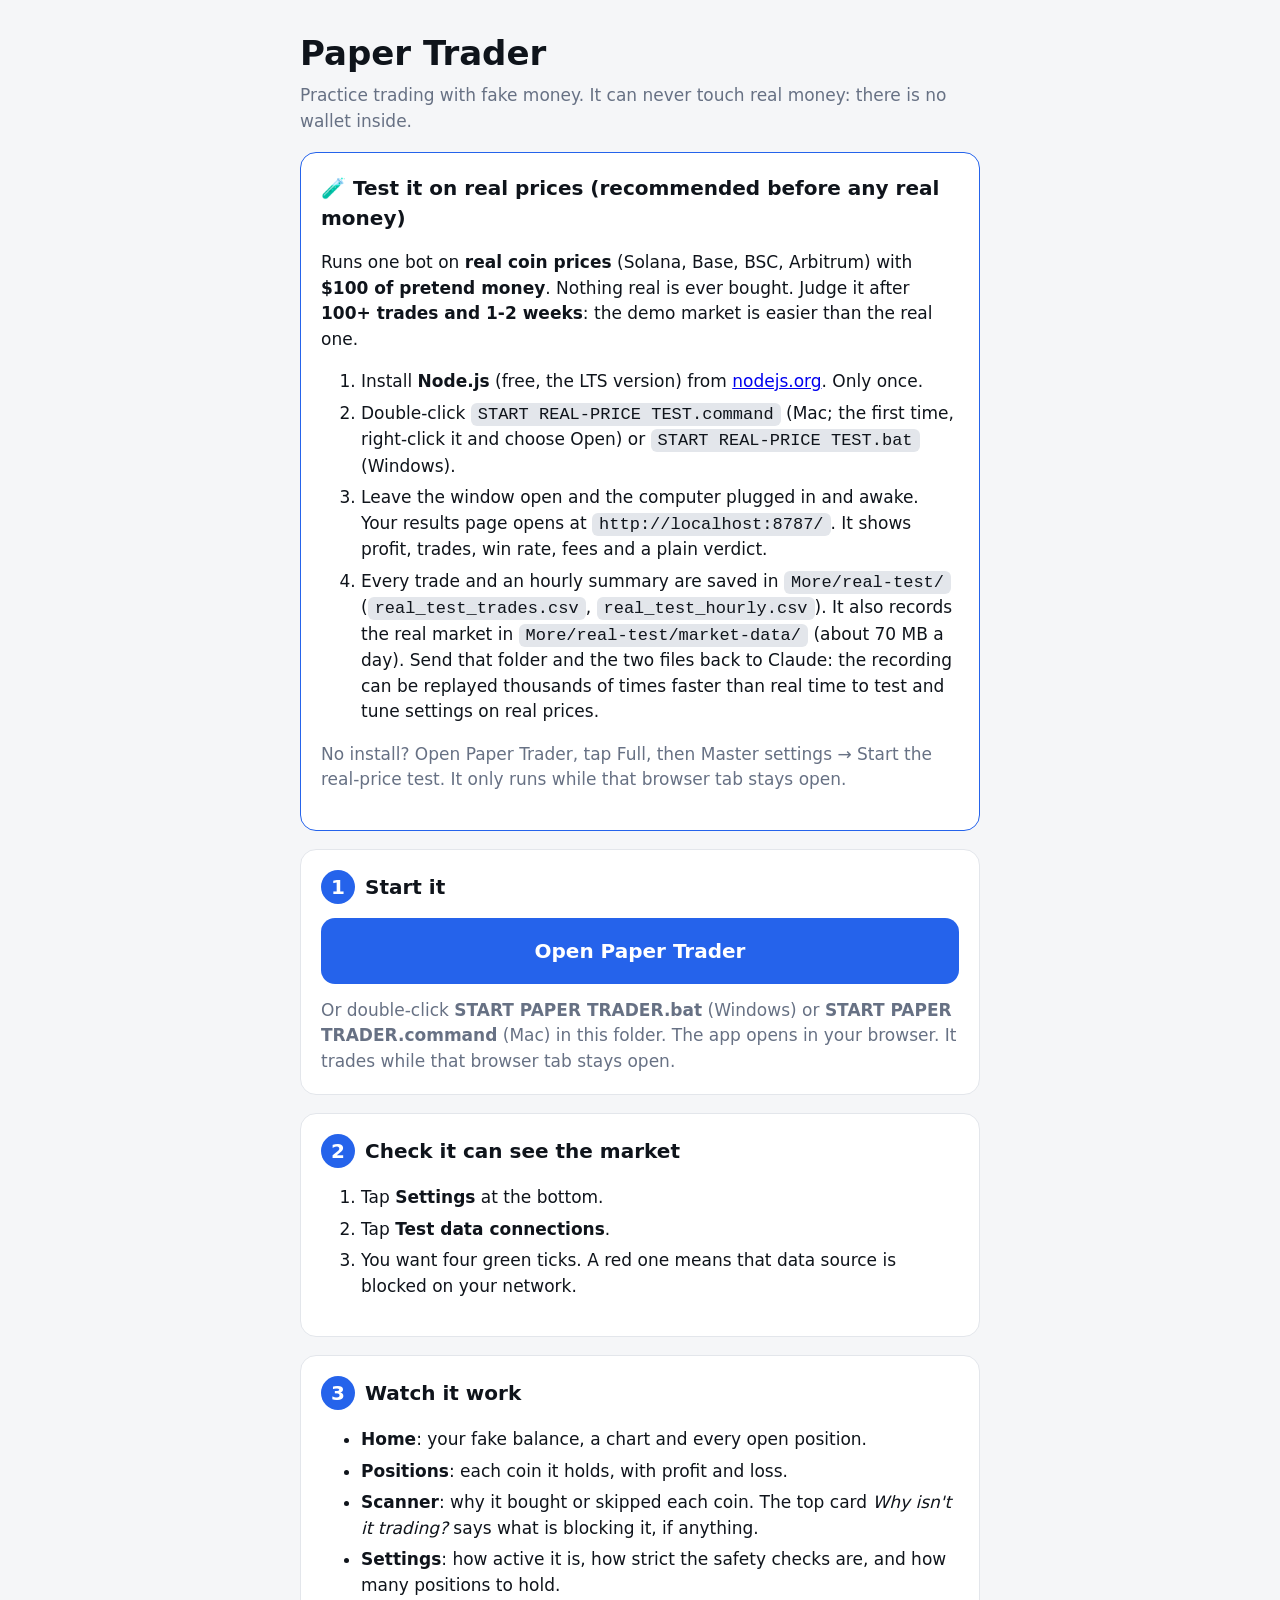
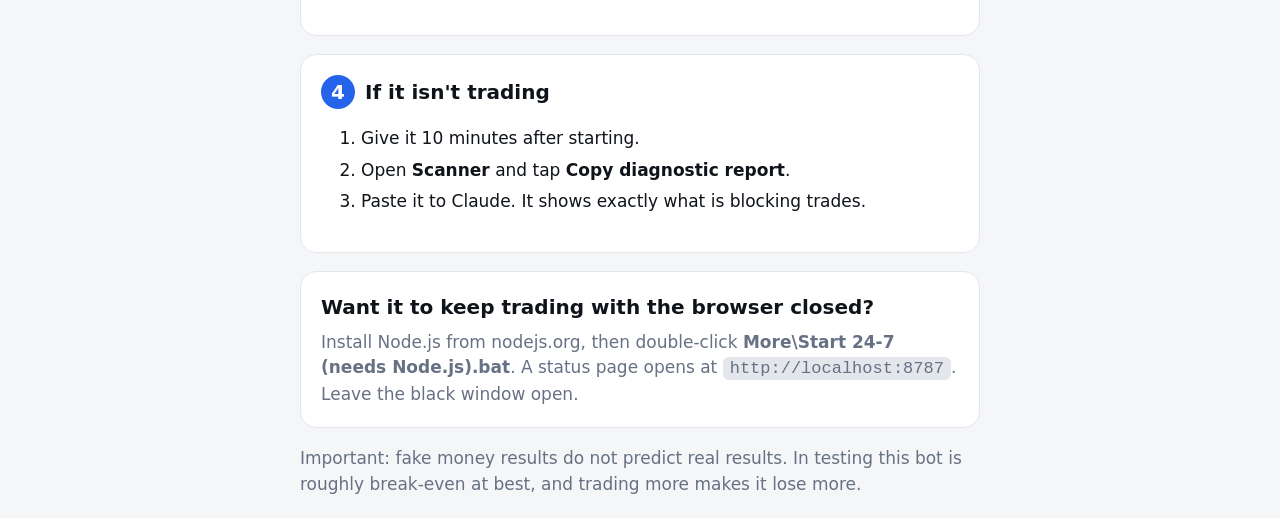
<file: claude creations/Paper Trader/START HERE.html>
<!doctype html><html lang="en"><head><meta charset="utf-8"><meta name="viewport" content="width=device-width,initial-scale=1"><title>Paper Trader: Start here</title>
<style>:root{color-scheme:light dark;--bg:#f5f6f8;--card:#fff;--tx:#0f141b;--mut:#677184;--line:#e3e6eb;--b:#2563eb;--g:#0b9a68}@media(prefers-color-scheme:dark){:root{--bg:#0a0c10;--card:#12161c;--tx:#eef1f5;--mut:#8b94a4;--line:#222a35;--b:#6aa9ff;--g:#35d39a}}
body{margin:0;background:var(--bg);color:var(--tx);font:17px/1.5 -apple-system,"Segoe UI",system-ui,sans-serif;padding:28px 16px}main{max-width:680px;margin:auto}h1{font-size:34px;margin:0 0 4px}.s{color:var(--mut)}
.card{background:var(--card);border:1px solid var(--line);border-radius:16px;padding:20px;margin:18px 0}.n{display:inline-grid;place-items:center;width:34px;height:34px;border-radius:50%;background:var(--b);color:#fff;font-weight:700;margin-right:10px}
a.big{display:block;text-align:center;background:var(--b);color:#fff;text-decoration:none;font-weight:700;font-size:20px;padding:18px;border-radius:14px;margin:14px 0}code{background:var(--line);padding:2px 7px;border-radius:6px}h2{font-size:20px;margin:0 0 8px}.ok{color:var(--g);font-weight:700}li{margin:6px 0}</style></head><body><main>
<h1>Paper Trader</h1><div class="s">Practice trading with fake money. It can never touch real money: there is no wallet inside.</div>
<div class="card" style="border-color:var(--b)"><h2>🧪 Test it on real prices (recommended before any real money)</h2><p>Runs one bot on <b>real coin prices</b> (Solana, Base, BSC, Arbitrum) with <b>$100 of pretend money</b>. Nothing real is ever bought. Judge it after <b>100+ trades and 1-2 weeks</b>: the demo market is easier than the real one.</p>
<ol><li>Install <b>Node.js</b> (free, the LTS version) from <a href="https://nodejs.org">nodejs.org</a>. Only once.</li>
<li>Double-click <code>START REAL-PRICE TEST.command</code> (Mac; the first time, right-click it and choose Open) or <code>START REAL-PRICE TEST.bat</code> (Windows).</li>
<li>Leave the window open and the computer plugged in and awake. Your results page opens at <code>http://localhost:8787/</code>. It shows profit, trades, win rate, fees and a plain verdict.</li>
<li>Every trade and an hourly summary are saved in <code>More/real-test/</code> (<code>real_test_trades.csv</code>, <code>real_test_hourly.csv</code>). It also records the real market in <code>More/real-test/market-data/</code> (about 70 MB a day). Send that folder and the two files back to Claude: the recording can be replayed thousands of times faster than real time to test and tune settings on real prices.</li></ol>
<p class="s">No install? Open Paper Trader, tap Full, then Master settings → Start the real-price test. It only runs while that browser tab stays open.</p></div>
<div class="card"><h2><span class="n">1</span>Start it</h2>
<a class="big" href="index.html">Open Paper Trader</a>
<div class="s">Or double-click <b>START PAPER TRADER.bat</b> (Windows) or <b>START PAPER TRADER.command</b> (Mac) in this folder. The app opens in your browser. It trades while that browser tab stays open.</div></div>
<div class="card"><h2><span class="n">2</span>Check it can see the market</h2><ol><li>Tap <b>Settings</b> at the bottom.</li><li>Tap <b>Test data connections</b>.</li><li>You want four green ticks. A red one means that data source is blocked on your network.</li></ol></div>
<div class="card"><h2><span class="n">3</span>Watch it work</h2><ul><li><b>Home</b>: your fake balance, a chart and every open position.</li><li><b>Positions</b>: each coin it holds, with profit and loss.</li><li><b>Scanner</b>: why it bought or skipped each coin. The top card <i>Why isn't it trading?</i> says what is blocking it, if anything.</li><li><b>Settings</b>: how active it is, how strict the safety checks are, and how many positions to hold.</li></ul></div>
<div class="card"><h2><span class="n">4</span>If it isn't trading</h2><ol><li>Give it 10 minutes after starting.</li><li>Open <b>Scanner</b> and tap <b>Copy diagnostic report</b>.</li><li>Paste it to Claude. It shows exactly what is blocking trades.</li></ol></div>
<div class="card"><h2>Want it to keep trading with the browser closed?</h2><div class="s">Install Node.js from nodejs.org, then double-click <b>More\Start 24-7 (needs Node.js).bat</b>. A status page opens at <code>http://localhost:8787</code>. Leave the black window open.</div></div>
<div class="s">Important: fake money results do not predict real results. In testing this bot is roughly break-even at best, and trading more makes it lose more.</div>
</main></body></html>
</file>
